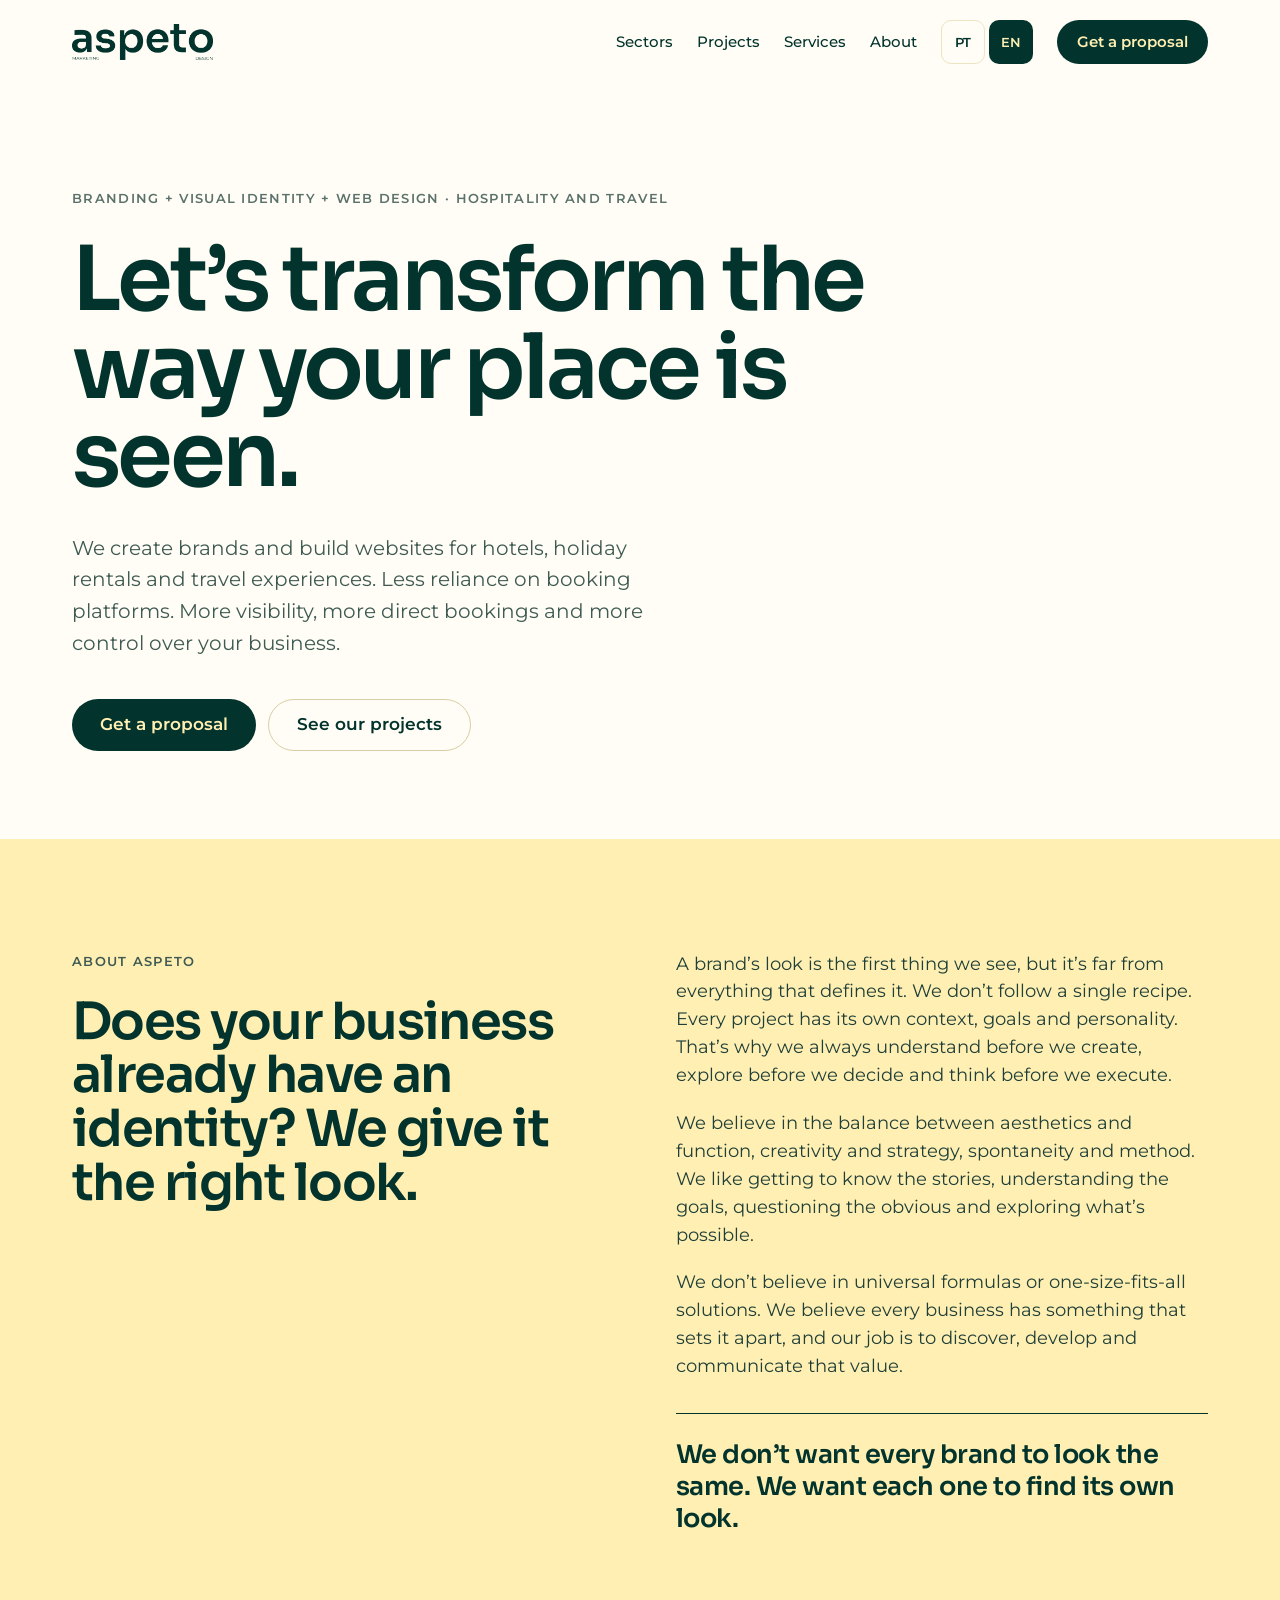
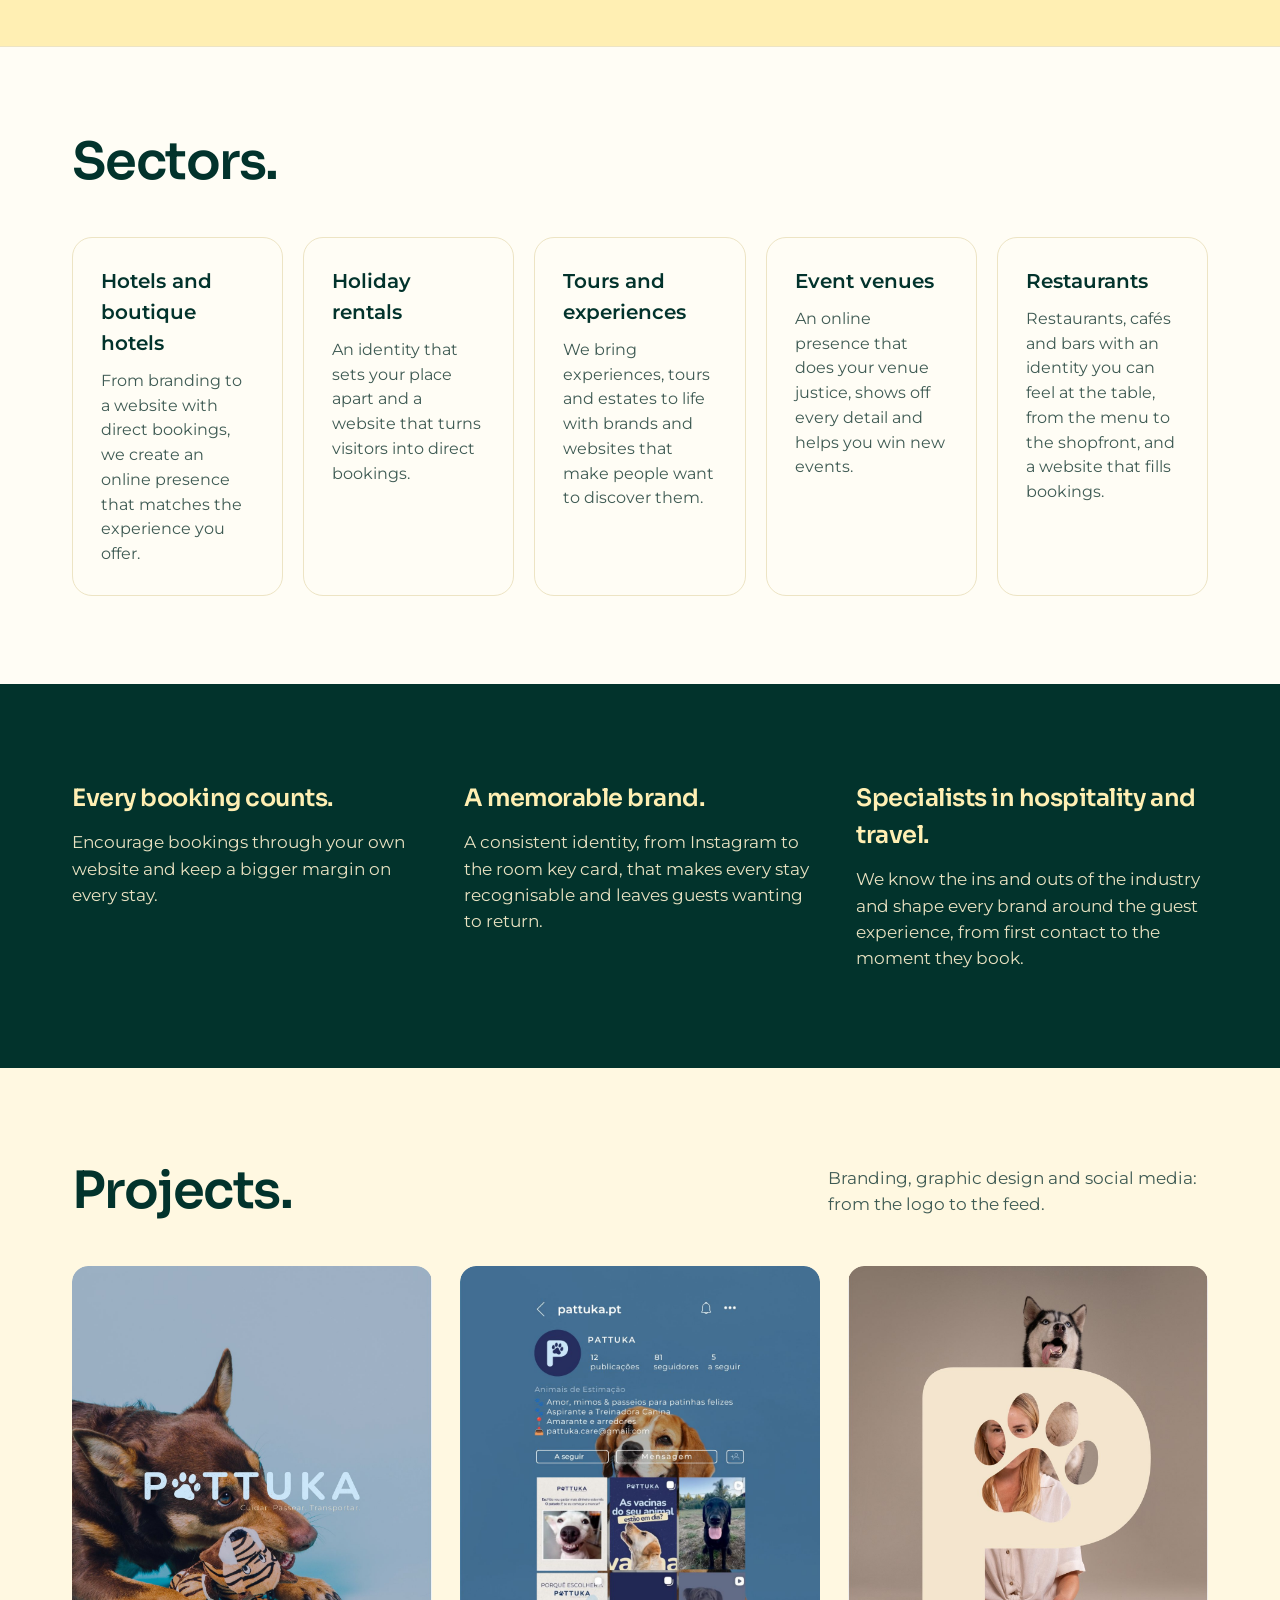
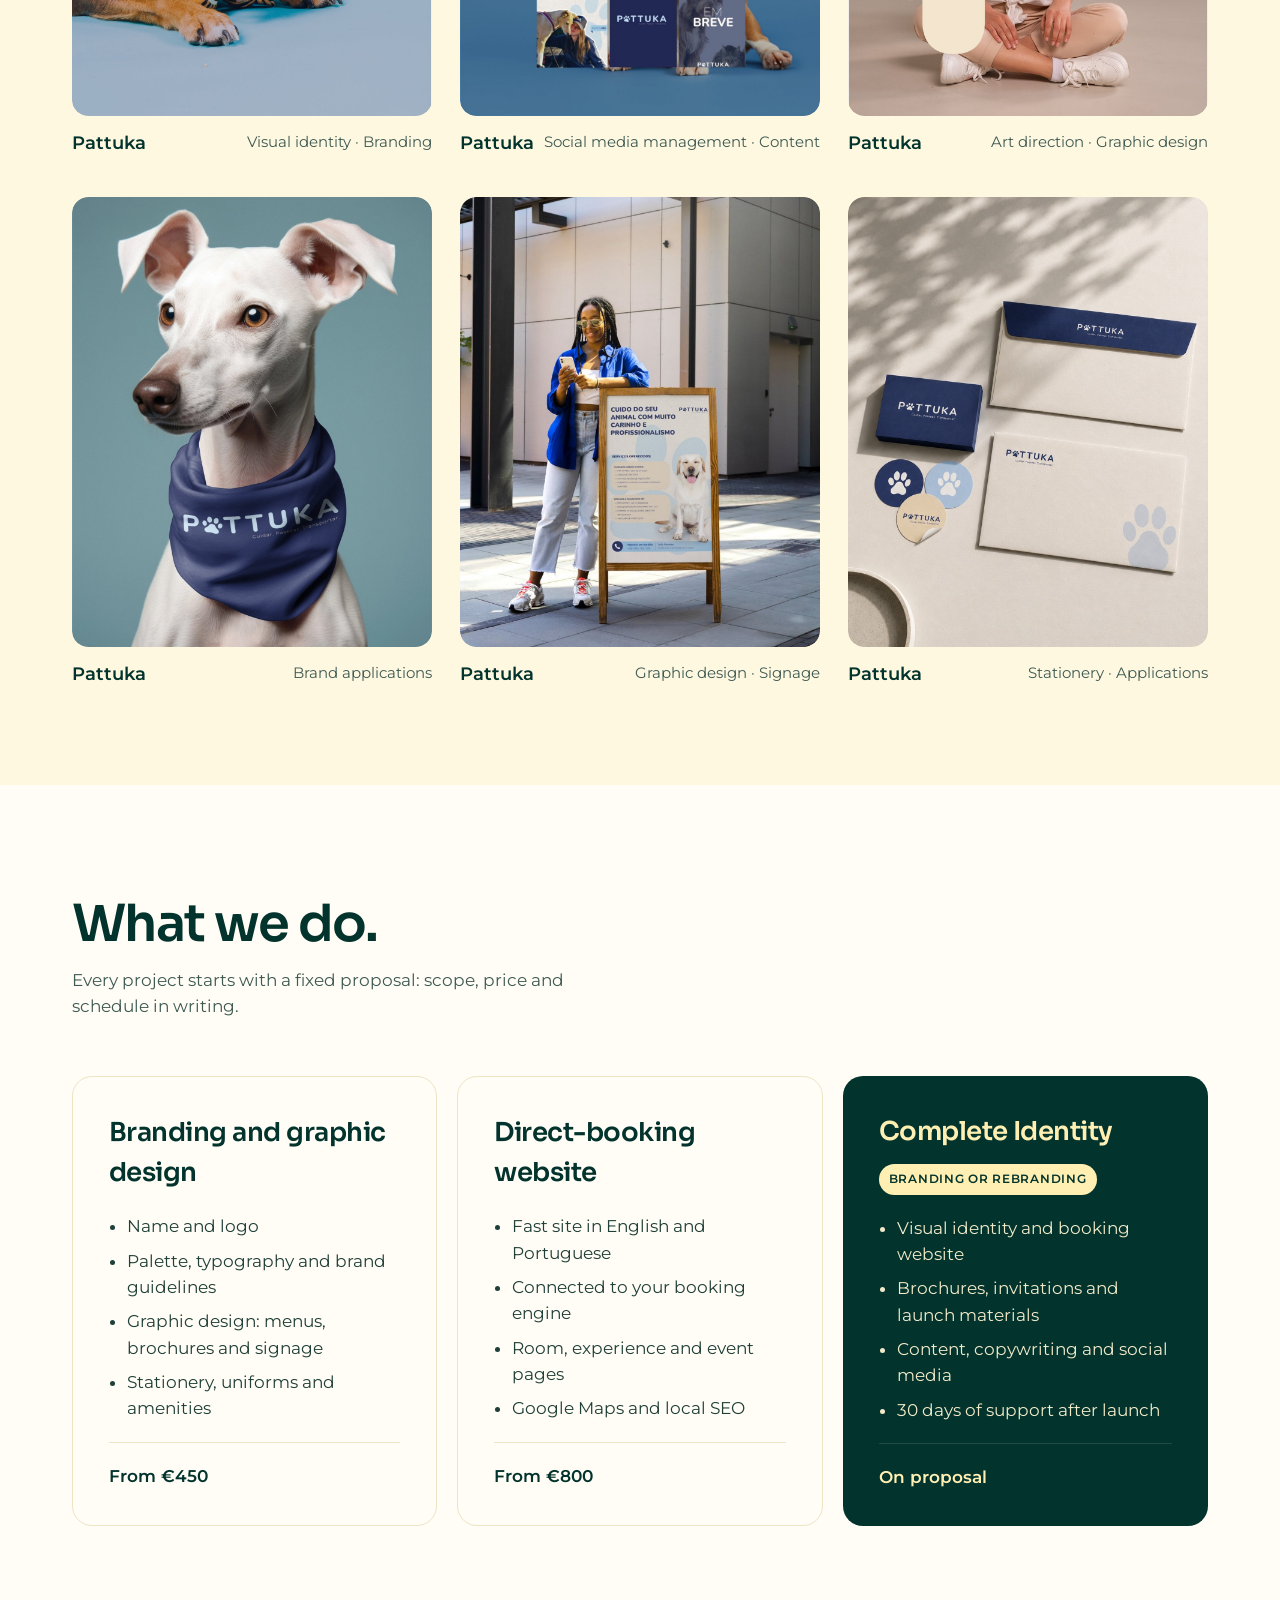
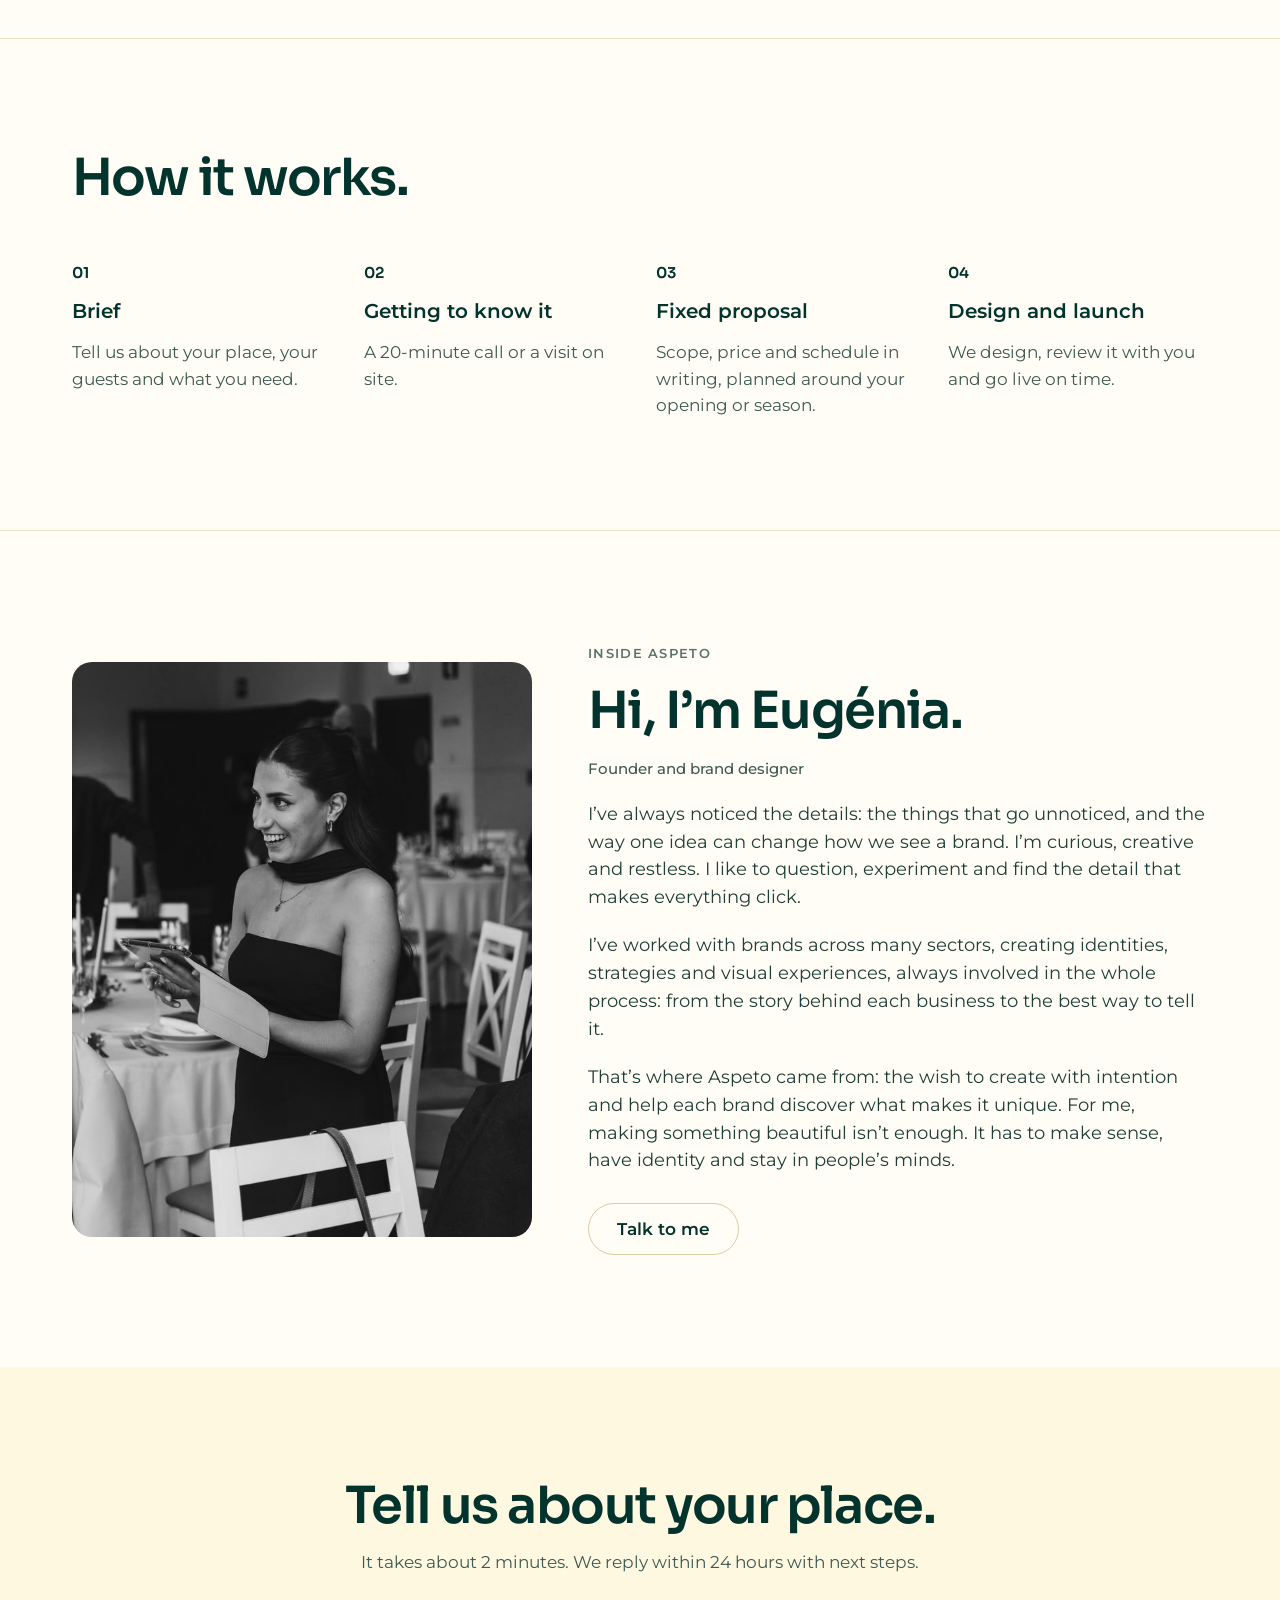
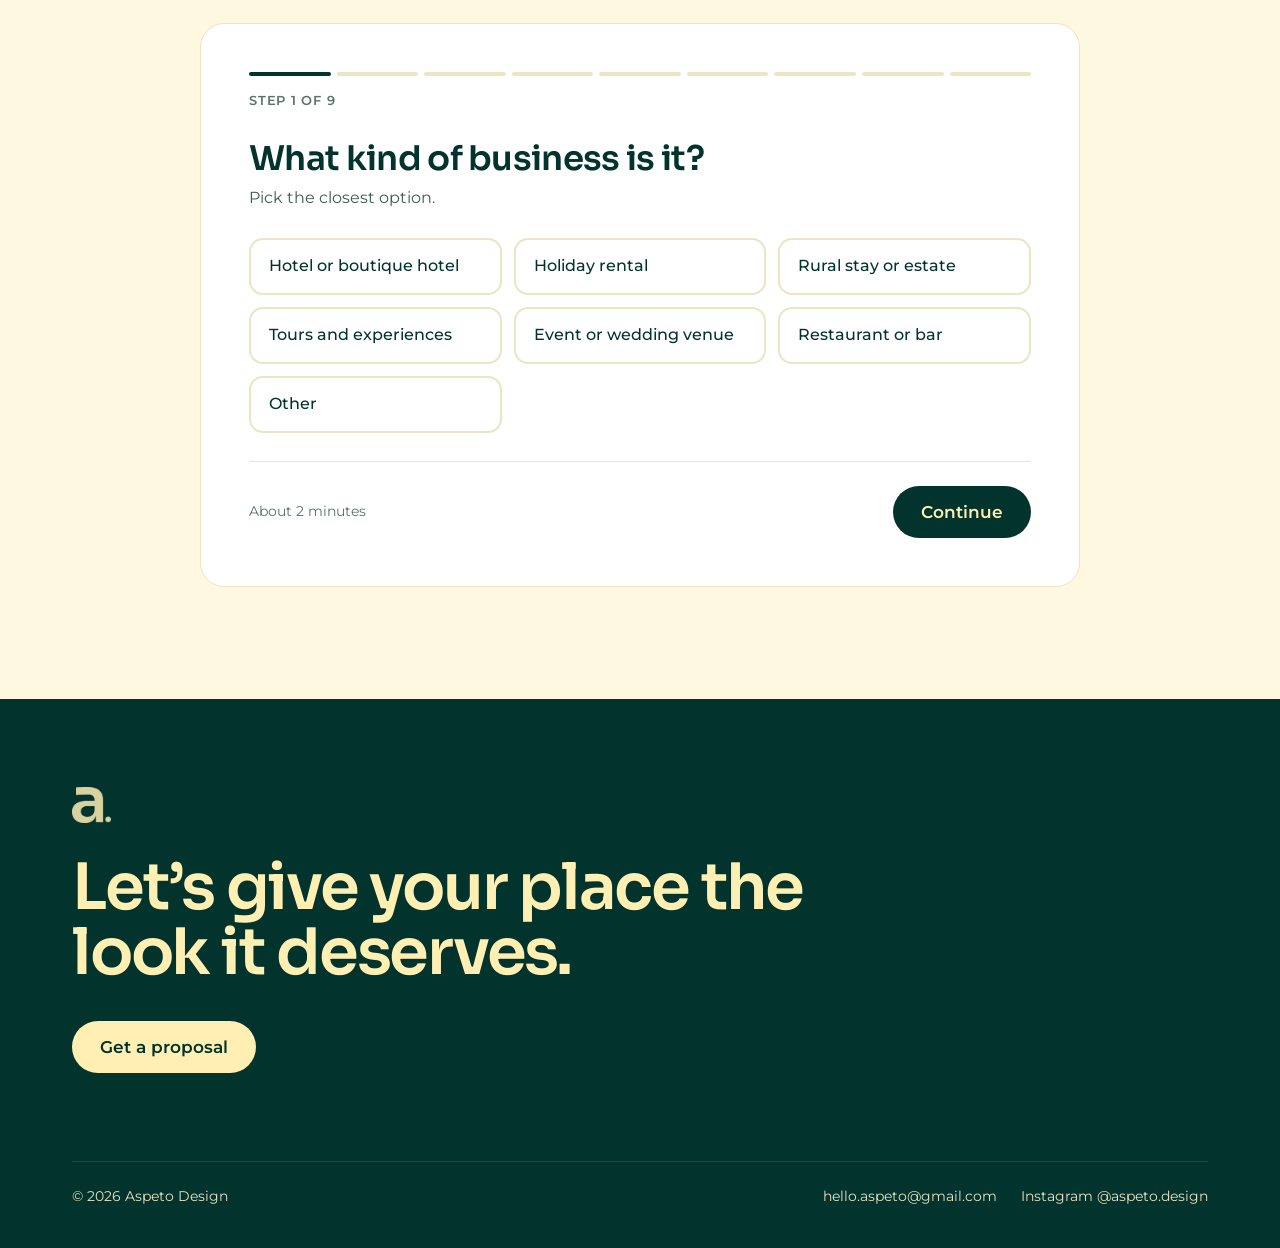
<file: index.html>
<!doctype html>
<html lang="pt">
<head>
<meta charset="utf-8">
<meta name="viewport" content="width=device-width, initial-scale=1">
<title>Aspeto Design — Branding e sites para hotelaria e turismo</title>
<meta name="description" content="Branding, identidade visual e web design para hotéis, alojamento local, experiências turísticas e espaços de eventos.">
<meta property="og:title" content="Aspeto Design — Branding e sites para hotelaria e turismo">
<meta property="og:description" content="Branding, identidade visual e web design para hotéis, alojamento local, experiências turísticas e espaços de eventos.">
<link rel="alternate" hreflang="pt" href="">
<link rel="alternate" hreflang="en" href="en/">
<link rel="icon" href="favicon.png" type="image/png">
<link rel="apple-touch-icon" href="assets/apple-touch-icon.png">
<meta name="theme-color" content="#02332C">
<meta property="og:image" content="https://provrsferreira-ops.github.io/aspeto-design/assets/og-capa.jpg">
<link rel="preload" href="assets/fonts/Sora.woff2" as="font" type="font/woff2" crossorigin>
<link rel="stylesheet" href="style.css?v=2">
<script src="lang.js"></script>
<script src="reveal.js?v=2" defer></script>
</head>
<body>
<div style="font-family: Montserrat, system-ui, sans-serif; color: #02332C; background: #FFFDF5; width: 100%; font-size: 17px; line-height: 1.55;">

<header style="max-width: 1200px; margin: 0 auto; padding: 20px 32px; display: flex; flex-wrap: wrap; align-items: center; justify-content: space-between; gap: 16px; box-sizing: border-box;">
<a href="#topo" aria-label="Aspeto Design" style="display: inline-flex; align-items: center; text-decoration: none;"><img src="assets/logo-verde.png" alt="Aspeto — marketing e design" width="520" height="133" style="height: 36px; width: auto; display: block;"></a>
<nav aria-label="Principal" style="display: flex; flex-wrap: wrap; align-items: center; gap: 24px; font-size: 15px; font-weight: 500;">
<a href="#setores" style="text-decoration: none;">Setores</a>
<a href="#projetos" style="text-decoration: none;">Projetos</a>
<a href="#servicos" style="text-decoration: none;">Serviços</a>
<a href="#quem" style="text-decoration: none;">Sobre</a>
<div style="display: flex; gap: 4px; font-size: 13px; font-weight: 600;">
<span aria-current="true" style="display: inline-flex; align-items: center; justify-content: center; min-width: 44px; min-height: 44px; border-radius: 10px; background: #02332C; color: #FFEFB3;">PT</span>
<a href="en/" data-lang="en" aria-label="English version" style="display: inline-flex; align-items: center; justify-content: center; min-width: 44px; min-height: 44px; border-radius: 10px; border: 1px solid #EDE4C4; text-decoration: none; box-sizing: border-box;">EN</a>
</div>
<a href="#briefing" style="display: inline-flex; align-items: center; min-height: 44px; padding: 0 20px; border-radius: 999px; background: #02332C; color: #FFEFB3; text-decoration: none; font-weight: 600; box-sizing: border-box;">Pedir proposta</a>
</nav>
</header>

<section id="topo" style="max-width: 1200px; margin: 0 auto; padding: 104px 32px 88px; box-sizing: border-box;">
<p style="margin: 0 0 28px; font-size: 13px; font-weight: 600; letter-spacing: 0.1em; text-transform: uppercase; color: #5B726C;">Branding + Identidade Visual + Web Design · Hotelaria e Turismo</p>
<h1 style="margin: 0; font-family: Sora, Montserrat, sans-serif; font-weight: 600; font-size: clamp(44px, 7vw, 100px); line-height: 0.98; letter-spacing: -0.04em; max-width: 14ch;">Vamos transformar a forma como o seu espaço é visto.</h1>
<p style="margin: 32px 0 0; font-size: clamp(18px, 1.6vw, 21px); color: #3E5A53; max-width: 600px;">Criamos marcas e desenvolvemos websites para hotéis, alojamentos locais e experiências turísticas. Menos dependência de plataformas de reservas. Mais visibilidade, mais reservas diretas e mais controlo sobre o seu negócio.</p>
<div style="display: flex; flex-wrap: wrap; gap: 12px; margin-top: 40px;">
<a href="#briefing" style="display: inline-flex; align-items: center; min-height: 52px; padding: 0 28px; border-radius: 999px; background: #02332C; color: #FFEFB3; text-decoration: none; font-weight: 600; box-sizing: border-box;">Pedir proposta</a>
<a href="#projetos" style="display: inline-flex; align-items: center; min-height: 52px; padding: 0 28px; border-radius: 999px; border: 1px solid #D9CEA6; text-decoration: none; font-weight: 600; box-sizing: border-box;">Ver projetos</a>
</div>
</section>

<section id="sobre-aspeto" style="background: #FFEFB3;">
<div style="max-width: 1200px; margin: 0 auto; padding: 112px 32px; box-sizing: border-box; display: grid; grid-template-columns: repeat(auto-fit, minmax(min(100%, 420px), 1fr)); gap: 48px 72px; align-items: start;">
<div style="display: flex; flex-direction: column; gap: 24px;">
<p style="margin: 0; font-size: 13px; font-weight: 600; letter-spacing: 0.1em; text-transform: uppercase; color: #3E5A53;">Sobre a Aspeto</p>
<h2 style="margin: 0; font-family: Sora, Montserrat, sans-serif; font-weight: 600; font-size: clamp(32px, 4vw, 52px); letter-spacing: -0.03em; line-height: 1.05;">O seu negócio já tem uma identidade? Nós damos-lhe o aspeto certo.</h2>
</div>
<div style="display: flex; flex-direction: column; gap: 20px;">
<p style="margin: 0; color: #1F3F38; font-size: 18px;">O aspeto de uma marca é a primeira coisa que vemos, mas está longe de ser tudo aquilo que a define. Não seguimos uma receita única. Cada projeto tem o seu contexto, os seus objetivos e a sua personalidade. Por isso, começamos sempre por compreender antes de criar, explorar antes de decidir e pensar antes de executar.</p>
<p style="margin: 0; color: #1F3F38; font-size: 18px;">Acreditamos no equilíbrio entre estética e funcionalidade, criatividade e estratégia, espontaneidade e método. Gostamos de conhecer as histórias, perceber os objetivos, questionar o óbvio e explorar possibilidades.</p>
<p style="margin: 0; color: #1F3F38; font-size: 18px;">Não acreditamos em fórmulas universais nem em soluções que servem para toda a gente. Acreditamos que cada negócio tem algo que o distingue e que o nosso trabalho passa por descobrir, desenvolver e comunicar esse valor.</p>
<p style="margin: 12px 0 0; padding-top: 24px; border-top: 1px solid #02332C; font-family: Sora, Montserrat, sans-serif; font-weight: 600; font-size: clamp(20px, 2vw, 26px); letter-spacing: -0.02em; line-height: 1.25;">Não queremos que todas as marcas tenham o mesmo aspeto. Queremos que cada uma encontre o seu.</p>
</div>
</div>
</section>

<section id="setores" style="border-top: 1px solid #EDE4C4;">
<div style="max-width: 1200px; margin: 0 auto; padding: 88px 32px; box-sizing: border-box;">
<h2 style="margin: 0 0 48px; font-family: Sora, Montserrat, sans-serif; font-weight: 600; font-size: clamp(32px, 4vw, 52px); letter-spacing: -0.03em; line-height: 1.05;">Setores.</h2>
<div style="display: grid; grid-template-columns: repeat(auto-fit, minmax(min(100%, 200px), 1fr)); gap: 20px;">
<div class="fx" style="border: 1px solid #EDE4C4; border-radius: 20px; padding: 28px; display: flex; flex-direction: column; gap: 10px;">
<h3 style="margin: 0; font-size: 20px; font-weight: 600;">Hotéis e hotéis boutique</h3>
<p style="margin: 0; color: #3E5A53; font-size: 16px;">Do branding ao website com reservas diretas, criamos uma presença digital à altura da experiência que oferecem.</p>
</div>
<div class="fx" style="border: 1px solid #EDE4C4; border-radius: 20px; padding: 28px; display: flex; flex-direction: column; gap: 10px;">
<h3 style="margin: 0; font-size: 20px; font-weight: 600;">Alojamento local</h3>
<p style="margin: 0; color: #3E5A53; font-size: 16px;">Uma identidade que distingue o seu alojamento e um website que transforma visitantes em reservas diretas.</p>
</div>
<div class="fx" style="border: 1px solid #EDE4C4; border-radius: 20px; padding: 28px; display: flex; flex-direction: column; gap: 10px;">
<h3 style="margin: 0; font-size: 20px; font-weight: 600;">Turismo e experiências</h3>
<p style="margin: 0; color: #3E5A53; font-size: 16px;">Damos vida a experiências, passeios e quintas através de marcas e websites que despertam vontade de descobrir.</p>
</div>
<div class="fx" style="border: 1px solid #EDE4C4; border-radius: 20px; padding: 28px; display: flex; flex-direction: column; gap: 10px;">
<h3 style="margin: 0; font-size: 20px; font-weight: 600;">Espaços de eventos</h3>
<p style="margin: 0; color: #3E5A53; font-size: 16px;">Uma presença digital que faz justiça ao espaço, valoriza cada detalhe e ajuda a conquistar novos eventos.</p>
</div>
<div class="fx" style="border: 1px solid #EDE4C4; border-radius: 20px; padding: 28px; display: flex; flex-direction: column; gap: 10px;">
<h3 style="margin: 0; font-size: 20px; font-weight: 600;">Restauração</h3>
<p style="margin: 0; color: #3E5A53; font-size: 16px;">Restaurantes, cafés e bares com uma identidade que se sente à mesa, do menu à fachada, e um website que enche reservas.</p>
</div>
</div>
</div>
</section>

<section style="background: #02332C; color: #FFEFB3;">
<div style="max-width: 1200px; margin: 0 auto; padding: 96px 32px; box-sizing: border-box; display: grid; grid-template-columns: repeat(auto-fit, minmax(min(100%, 300px), 1fr)); gap: 48px 40px;">
<div style="display: flex; flex-direction: column; gap: 12px;">
<h3 style="margin: 0; font-family: Sora, Montserrat, sans-serif; font-size: 24px; font-weight: 600; letter-spacing: -0.02em;">Cada reserva conta.</h3>
<p style="margin: 0; color: #E9E2C2;">Incentive as reservas através do seu próprio website e retenha uma maior margem em cada estadia.</p>
</div>
<div style="display: flex; flex-direction: column; gap: 12px;">
<h3 style="margin: 0; font-family: Sora, Montserrat, sans-serif; font-size: 24px; font-weight: 600; letter-spacing: -0.02em;">Uma marca lembrada.</h3>
<p style="margin: 0; color: #E9E2C2;">Uma identidade consistente, do Instagram ao cartão do quarto, que torna cada estadia reconhecível e deixa vontade de voltar.</p>
</div>
<div style="display: flex; flex-direction: column; gap: 12px;">
<h3 style="margin: 0; font-family: Sora, Montserrat, sans-serif; font-size: 24px; font-weight: 600; letter-spacing: -0.02em;">Especializados em hotelaria e turismo.</h3>
<p style="margin: 0; color: #E9E2C2;">Conhecemos as particularidades do setor e pensamos cada marca a partir da experiência do hóspede, desde o primeiro contacto até ao momento da reserva.</p>
</div>
</div>
</section>

<section id="projetos" style="background: #FFF8E1; padding: 96px 0;">
<div style="max-width: 1200px; margin: 0 auto; padding: 0 32px; box-sizing: border-box;">
<div style="display: flex; flex-wrap: wrap; justify-content: space-between; align-items: flex-end; gap: 16px; margin-bottom: 48px;">
<h2 style="margin: 0; font-family: Sora, Montserrat, sans-serif; font-weight: 600; font-size: clamp(32px, 4vw, 52px); letter-spacing: -0.03em; line-height: 1.05;">Projetos.</h2>
<p style="margin: 0; color: #3E5A53; max-width: 380px;">Branding, design gráfico e redes sociais: do logótipo ao feed.</p>
</div>
<div style="display: grid; grid-template-columns: repeat(auto-fit, minmax(min(100%, 300px), 1fr)); gap: 40px 28px;">
<article style="display: flex; flex-direction: column; gap: 14px;">
<div class="fx" style="border-radius: 16px;"><img src="assets/pattuka-2.jpg" alt="Pattuka — logótipo" loading="lazy" width="1200" height="1500" style="width: 100%; height: auto; aspect-ratio: 4 / 5; object-fit: cover; border-radius: 16px; display: block; background: #F3EBCD;"></div>
<div style="display: flex; flex-wrap: wrap; justify-content: space-between; gap: 8px;">
<h3 style="margin: 0; font-size: 18px; font-weight: 600;">Pattuka</h3>
<span style="font-size: 15px; color: #3E5A53;">Identidade visual · Branding</span>
</div>
</article>
<article style="display: flex; flex-direction: column; gap: 14px;">
<div class="fx" style="border-radius: 16px;"><img src="assets/pattuka-6.jpg" alt="Pattuka — feed de Instagram" loading="lazy" width="1200" height="1500" style="width: 100%; height: auto; aspect-ratio: 4 / 5; object-fit: cover; border-radius: 16px; display: block; background: #F3EBCD;"></div>
<div style="display: flex; flex-wrap: wrap; justify-content: space-between; gap: 8px;">
<h3 style="margin: 0; font-size: 18px; font-weight: 600;">Pattuka</h3>
<span style="font-size: 15px; color: #3E5A53;">Gestão de redes sociais · Conteúdo</span>
</div>
</article>
<article style="display: flex; flex-direction: column; gap: 14px;">
<div class="fx" style="border-radius: 16px;"><img src="assets/pattuka-3.jpg" alt="Pattuka — monograma P com fotografia" loading="lazy" width="1200" height="1500" style="width: 100%; height: auto; aspect-ratio: 4 / 5; object-fit: cover; border-radius: 16px; display: block; background: #F3EBCD;"></div>
<div style="display: flex; flex-wrap: wrap; justify-content: space-between; gap: 8px;">
<h3 style="margin: 0; font-size: 18px; font-weight: 600;">Pattuka</h3>
<span style="font-size: 15px; color: #3E5A53;">Direção de arte · Design gráfico</span>
</div>
</article>
<article style="display: flex; flex-direction: column; gap: 14px;">
<div class="fx" style="border-radius: 16px;"><img src="assets/pattuka-5.jpg" alt="Pattuka — bandana com a marca" loading="lazy" width="1200" height="1500" style="width: 100%; height: auto; aspect-ratio: 4 / 5; object-fit: cover; border-radius: 16px; display: block; background: #F3EBCD;"></div>
<div style="display: flex; flex-wrap: wrap; justify-content: space-between; gap: 8px;">
<h3 style="margin: 0; font-size: 18px; font-weight: 600;">Pattuka</h3>
<span style="font-size: 15px; color: #3E5A53;">Aplicações da marca</span>
</div>
</article>
<article style="display: flex; flex-direction: column; gap: 14px;">
<div class="fx" style="border-radius: 16px;"><img src="assets/pattuka-4.jpg" alt="Pattuka — placa de rua" loading="lazy" width="1200" height="1500" style="width: 100%; height: auto; aspect-ratio: 4 / 5; object-fit: cover; border-radius: 16px; display: block; background: #F3EBCD;"></div>
<div style="display: flex; flex-wrap: wrap; justify-content: space-between; gap: 8px;">
<h3 style="margin: 0; font-size: 18px; font-weight: 600;">Pattuka</h3>
<span style="font-size: 15px; color: #3E5A53;">Design gráfico · Sinalética</span>
</div>
</article>
<article style="display: flex; flex-direction: column; gap: 14px;">
<div class="fx" style="border-radius: 16px;"><img src="assets/pattuka-papelaria.jpg?v=2" alt="Pattuka — papelaria" loading="lazy" width="1200" height="1500" style="width: 100%; height: auto; aspect-ratio: 4 / 5; object-fit: cover; border-radius: 16px; display: block; background: #F3EBCD;"></div>
<div style="display: flex; flex-wrap: wrap; justify-content: space-between; gap: 8px;">
<h3 style="margin: 0; font-size: 18px; font-weight: 600;">Pattuka</h3>
<span style="font-size: 15px; color: #3E5A53;">Papelaria · Aplicações</span>
</div>
</article>
</div>
</div>
</section>

<section id="servicos" style="max-width: 1200px; margin: 0 auto; padding: 112px 32px; box-sizing: border-box;">
<h2 style="margin: 0 0 16px; font-family: Sora, Montserrat, sans-serif; font-weight: 600; font-size: clamp(32px, 4vw, 52px); letter-spacing: -0.03em; line-height: 1.05;">O que fazemos.</h2>
<p style="margin: 0 0 56px; color: #3E5A53; max-width: 560px;">Cada projeto começa com uma proposta fechada: âmbito, preço e calendário por escrito.</p>
<div style="display: grid; grid-template-columns: repeat(auto-fit, minmax(min(100%, 320px), 1fr)); gap: 20px;">
<div class="fx" style="border: 1px solid #EDE4C4; border-radius: 20px; padding: 36px; display: flex; flex-direction: column; gap: 20px;">
<h3 style="margin: 0; font-family: Sora, Montserrat, sans-serif; font-size: 26px; font-weight: 600; letter-spacing: -0.02em;">Branding e design gráfico</h3>
<ul style="margin: 0; padding: 0 0 0 18px; display: flex; flex-direction: column; gap: 8px; color: #1F3F38;">
<li>Nome e logótipo</li>
<li>Paleta, tipografia e manual de marca</li>
<li>Design gráfico: menus, brochuras e sinalética</li>
<li>Papelaria, uniformes e amenities</li>
</ul>
<p style="margin: auto 0 0; padding-top: 20px; border-top: 1px solid #EDE4C4; font-weight: 600;">A partir de 450 €</p>
</div>
<div class="fx" style="border: 1px solid #EDE4C4; border-radius: 20px; padding: 36px; display: flex; flex-direction: column; gap: 20px;">
<h3 style="margin: 0; font-family: Sora, Montserrat, sans-serif; font-size: 26px; font-weight: 600; letter-spacing: -0.02em;">Site com reservas diretas</h3>
<ul style="margin: 0; padding: 0 0 0 18px; display: flex; flex-direction: column; gap: 8px; color: #1F3F38;">
<li>Site rápido, em português e inglês</li>
<li>Ligação ao seu motor de reservas</li>
<li>Páginas de quartos, experiências e eventos</li>
<li>Google Maps e SEO local</li>
</ul>
<p style="margin: auto 0 0; padding-top: 20px; border-top: 1px solid #EDE4C4; font-weight: 600;">A partir de 800 €</p>
</div>
<div class="fx" style="border-radius: 20px; padding: 36px; display: flex; flex-direction: column; gap: 20px; background: #02332C; color: #FFEFB3;">
<div style="display: flex; flex-wrap: wrap; justify-content: space-between; align-items: center; gap: 12px;">
<h3 style="margin: 0; font-family: Sora, Montserrat, sans-serif; font-size: 26px; font-weight: 600; letter-spacing: -0.02em;">Identidade Completa</h3>
<span style="font-size: 12px; font-weight: 600; letter-spacing: 0.06em; text-transform: uppercase; padding: 6px 10px; border-radius: 999px; background: #FFEFB3; color: #02332C;">Branding ou rebranding</span>
</div>
<ul style="margin: 0; padding: 0 0 0 18px; display: flex; flex-direction: column; gap: 8px; color: #F1EAC9;">
<li>Identidade visual e site com reservas</li>
<li>Brochuras, convites e materiais de lançamento</li>
<li>Conteúdo, copywriting e redes sociais</li>
<li>30 dias de apoio após o lançamento</li>
</ul>
<p style="margin: auto 0 0; padding-top: 20px; border-top: 1px solid #1E4A41; font-weight: 600;">Sob proposta</p>
</div>
</div>
</section>

<section id="processo" style="border-top: 1px solid #EDE4C4; border-bottom: 1px solid #EDE4C4;">
<div style="max-width: 1200px; margin: 0 auto; padding: 112px 32px; box-sizing: border-box;">
<h2 style="margin: 0 0 56px; font-family: Sora, Montserrat, sans-serif; font-weight: 600; font-size: clamp(32px, 4vw, 52px); letter-spacing: -0.03em; line-height: 1.05;">Como funciona.</h2>
<ol style="list-style: none; margin: 0; padding: 0; display: grid; grid-template-columns: repeat(auto-fit, minmax(min(100%, 240px), 1fr)); gap: 40px 32px;">
<li style="display: flex; flex-direction: column; gap: 12px;">
<span style="font-family: Sora, Montserrat, sans-serif; font-size: 15px; font-weight: 600; color: #02332C;">01</span>
<h3 style="margin: 0; font-size: 20px; font-weight: 600;">Briefing</h3>
<p style="margin: 0; color: #3E5A53;">Fale-nos do seu espaço, dos seus hóspedes e do que precisa.</p>
</li>
<li style="display: flex; flex-direction: column; gap: 12px;">
<span style="font-family: Sora, Montserrat, sans-serif; font-size: 15px; font-weight: 600; color: #02332C;">02</span>
<h3 style="margin: 0; font-size: 20px; font-weight: 600;">Conhecer o espaço</h3>
<p style="margin: 0; color: #3E5A53;">Uma chamada de 20 minutos ou uma visita ao local.</p>
</li>
<li style="display: flex; flex-direction: column; gap: 12px;">
<span style="font-family: Sora, Montserrat, sans-serif; font-size: 15px; font-weight: 600; color: #02332C;">03</span>
<h3 style="margin: 0; font-size: 20px; font-weight: 600;">Proposta fechada</h3>
<p style="margin: 0; color: #3E5A53;">Âmbito, preço e calendário por escrito, alinhados com a sua data de abertura ou época.</p>
</li>
<li style="display: flex; flex-direction: column; gap: 12px;">
<span style="font-family: Sora, Montserrat, sans-serif; font-size: 15px; font-weight: 600; color: #02332C;">04</span>
<h3 style="margin: 0; font-size: 20px; font-weight: 600;">Criação e lançamento</h3>
<p style="margin: 0; color: #3E5A53;">Desenhamos, revemos consigo e pomos tudo no ar a tempo.</p>
</li>
</ol>
</div>
</section>

<section id="quem" style="max-width: 1200px; margin: 0 auto; padding: 112px 32px; box-sizing: border-box;">
<div style="display: flex; flex-wrap: wrap; gap: 56px; align-items: center;">
<img src="assets/fundadora.jpg" alt="Eugénia, fundadora da Aspeto Design" loading="lazy" width="682" height="852" style="flex: 1 1 340px; max-width: 460px; width: 100%; height: auto; aspect-ratio: 4 / 5; object-fit: cover; border-radius: 20px; display: block;">
<div style="flex: 1 1 420px; display: flex; flex-direction: column; gap: 20px;">
<p style="margin: 0; font-size: 13px; font-weight: 600; letter-spacing: 0.1em; text-transform: uppercase; color: #5B726C;">Dentro da Aspeto</p>
<h2 style="margin: 0; font-family: Sora, Montserrat, sans-serif; font-weight: 600; font-size: clamp(32px, 4vw, 52px); letter-spacing: -0.03em; line-height: 1.05;">Olá, sou a Eugénia.</h2>
<p style="margin: 0; color: #3E5A53; font-size: 15px; font-weight: 500;">Fundadora e designer de marca</p>
<p style="margin: 0; color: #1F3F38; font-size: 18px;">Sempre reparei nos detalhes: nas coisas que passam despercebidas e na forma como uma ideia pode mudar a maneira como vemos uma marca. Sou curiosa, criativa e inquieta. Gosto de questionar, experimentar e encontrar o detalhe que faz tudo ganhar sentido.</p>
<p style="margin: 0; color: #1F3F38; font-size: 18px;">Trabalhei com marcas de vários setores, a criar identidades, estratégias e experiências visuais, sempre envolvida no processo inteiro: da história por trás de cada negócio à melhor forma de a contar.</p>
<p style="margin: 0; color: #1F3F38; font-size: 18px;">Foi daí que nasceu a Aspeto: da vontade de criar com intenção e de ajudar cada marca a descobrir o que a torna única. Para mim, não basta criar algo bonito. Tem de fazer sentido, ter identidade e ficar na memória.</p>
<a href="#briefing" style="align-self: flex-start; display: inline-flex; align-items: center; min-height: 52px; margin-top: 8px; padding: 0 28px; border-radius: 999px; border: 1px solid #D9CEA6; text-decoration: none; font-weight: 600; box-sizing: border-box;">Falar comigo</a>
</div>
</div>
</section>

<section id="briefing" style="background: #FFF8E1; padding: 112px 0;">
<div style="max-width: 1200px; margin: 0 auto; padding: 0 32px; box-sizing: border-box;">
<div style="text-align: center; margin: 0 auto 48px; max-width: 640px;">
<h2 style="margin: 0 0 16px; font-family: Sora, Montserrat, sans-serif; font-weight: 600; font-size: clamp(32px, 4vw, 52px); letter-spacing: -0.03em; line-height: 1.05;">Fale-nos do seu espaço.</h2>
<p style="margin: 0; color: #3E5A53;">Leva cerca de 2 minutos. Respondemos em 24 horas com os próximos passos.</p>
</div>
<div id="briefing-app" data-locale="pt"></div>
</div>
</section>


<footer style="background: #02332C; color: #FFEFB3;">
<div style="max-width: 1200px; margin: 0 auto; padding: 88px 32px 40px; box-sizing: border-box;">
<img src="assets/monograma-creme.png" alt="Aspeto" width="400" height="374" loading="lazy" style="height: 36px; width: auto; display: block; margin-bottom: 32px; opacity: 0.85;">
<p style="margin: 0; font-family: Sora, Montserrat, sans-serif; font-weight: 600; font-size: clamp(32px, 5vw, 64px); letter-spacing: -0.035em; line-height: 1.02; max-width: 18ch;">Vamos dar ao seu estabelecimento o aspeto que ele merece.</p>
<a href="#briefing" style="display: inline-flex; align-items: center; min-height: 52px; margin-top: 36px; padding: 0 28px; border-radius: 999px; background: #FFEFB3; color: #02332C; text-decoration: none; font-weight: 600; box-sizing: border-box;">Pedir proposta</a>
<div style="display: flex; flex-wrap: wrap; justify-content: space-between; gap: 16px; margin-top: 88px; padding-top: 24px; border-top: 1px solid #1E4A41; font-size: 14px; color: #E9E2C2;">
<span>© 2026 Aspeto Design</span>
<div style="display: flex; flex-wrap: wrap; gap: 24px;">
<a href="mailto:hello.aspeto@gmail.com" style="color: #E9E2C2; text-decoration: none;">hello.aspeto@gmail.com</a>
<a href="https://www.instagram.com/aspeto.design/" target="_blank" rel="noopener" style="color: #E9E2C2; text-decoration: none;">Instagram @aspeto.design</a>
</div>
</div>
</div>
</footer>

</div>
<script src="briefing.js" defer></script>
</body>
</html>
</file>
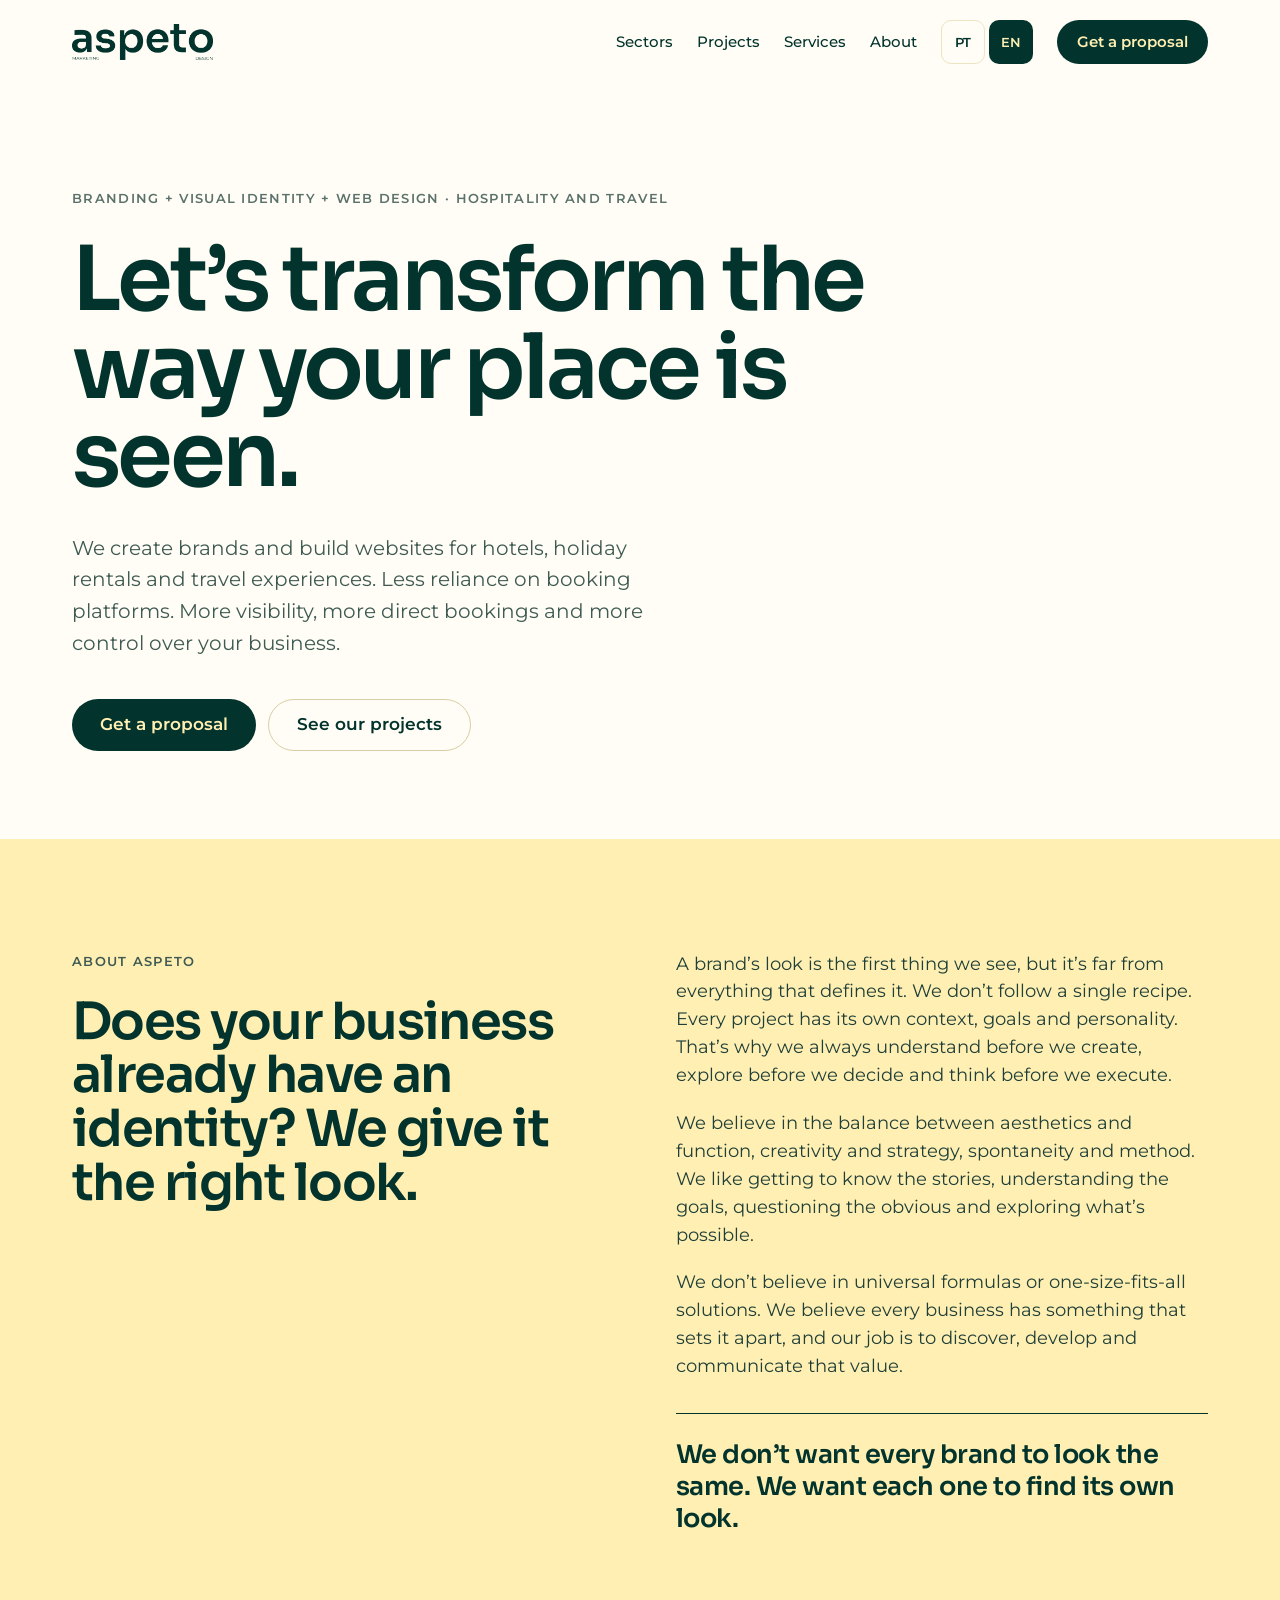
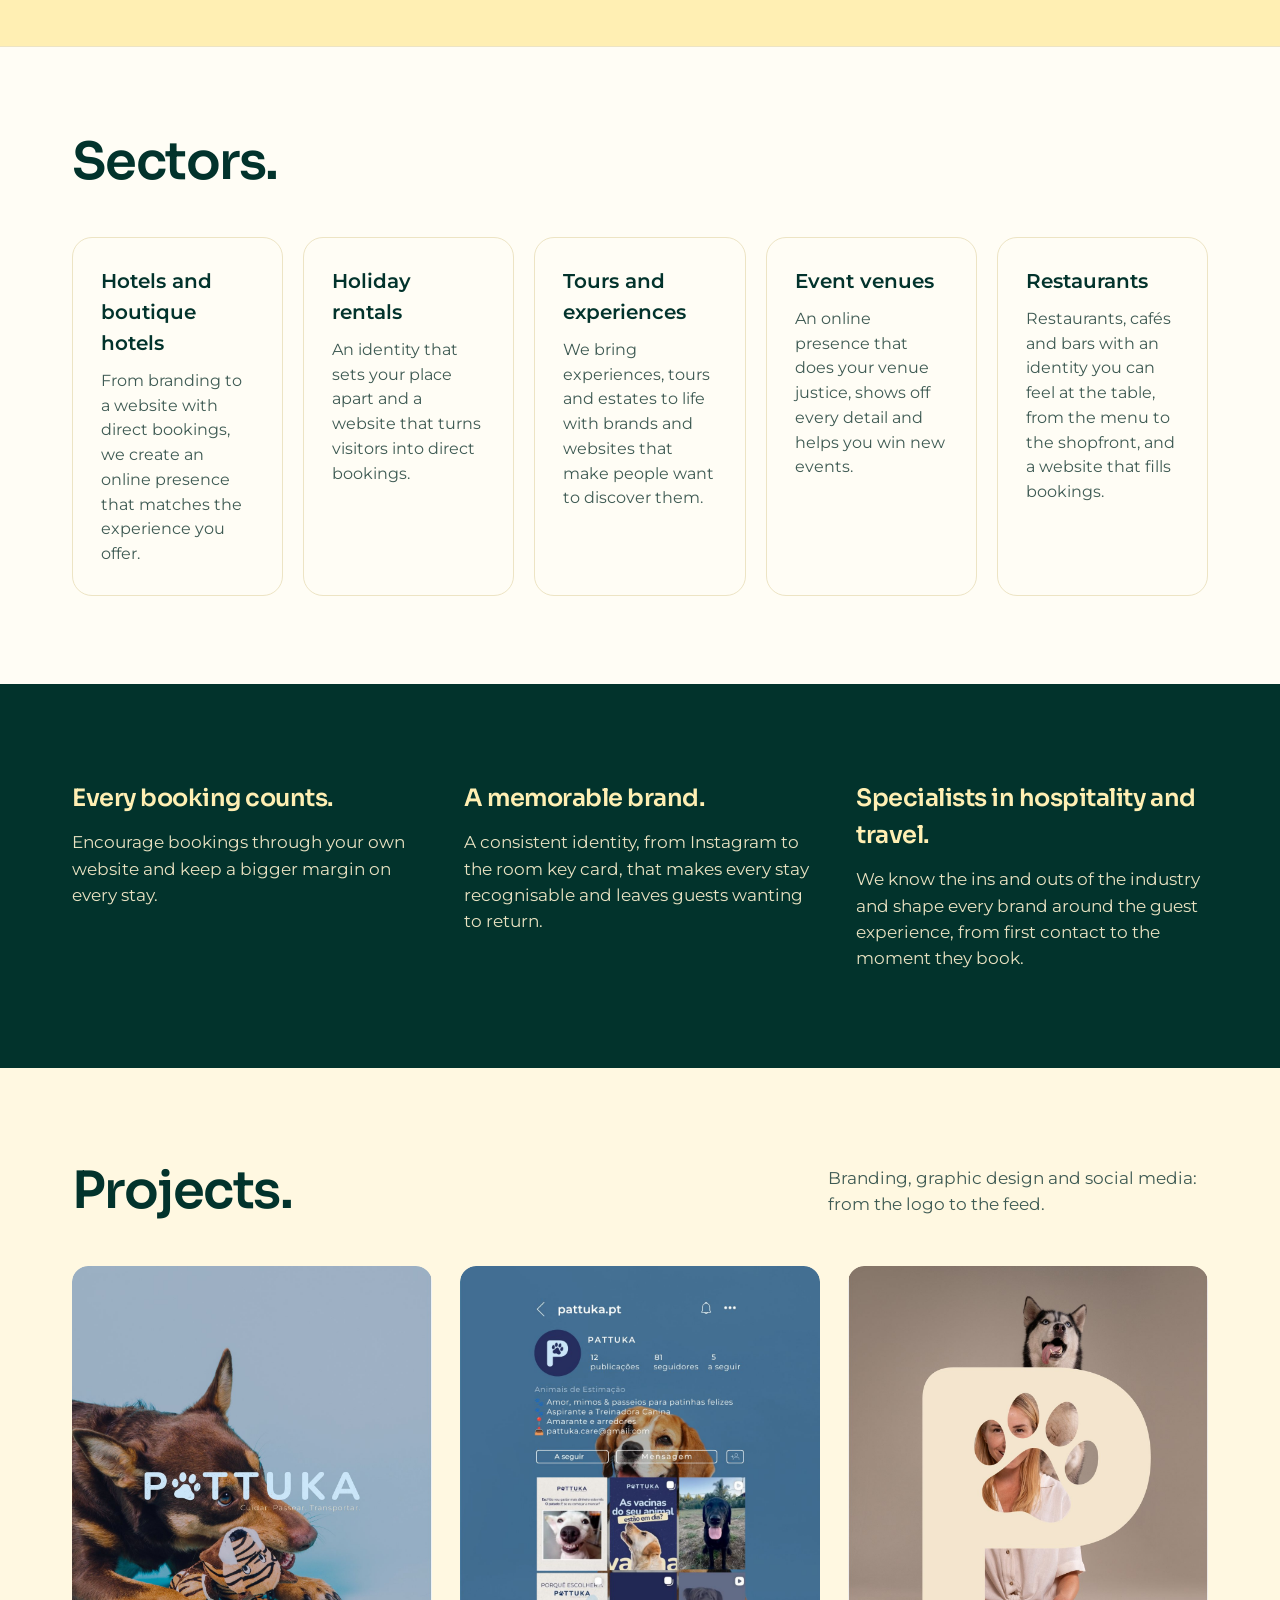
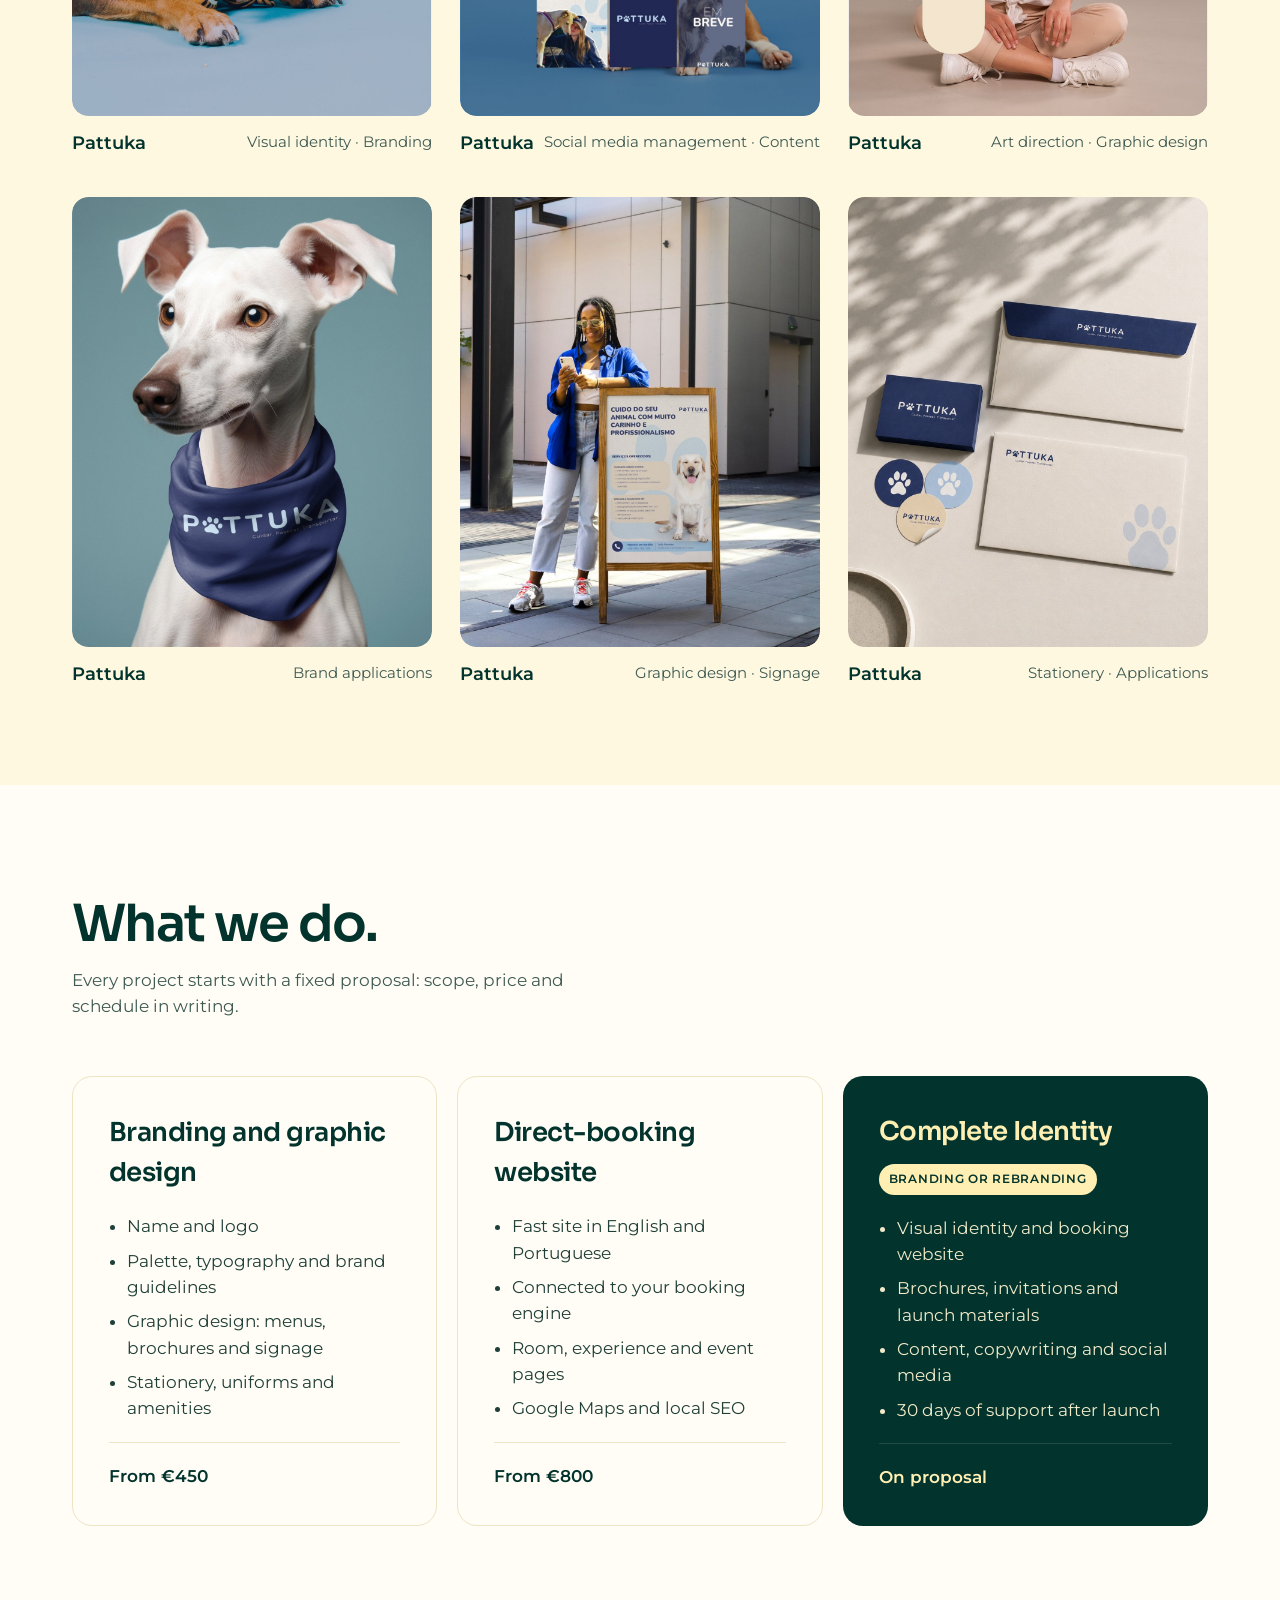
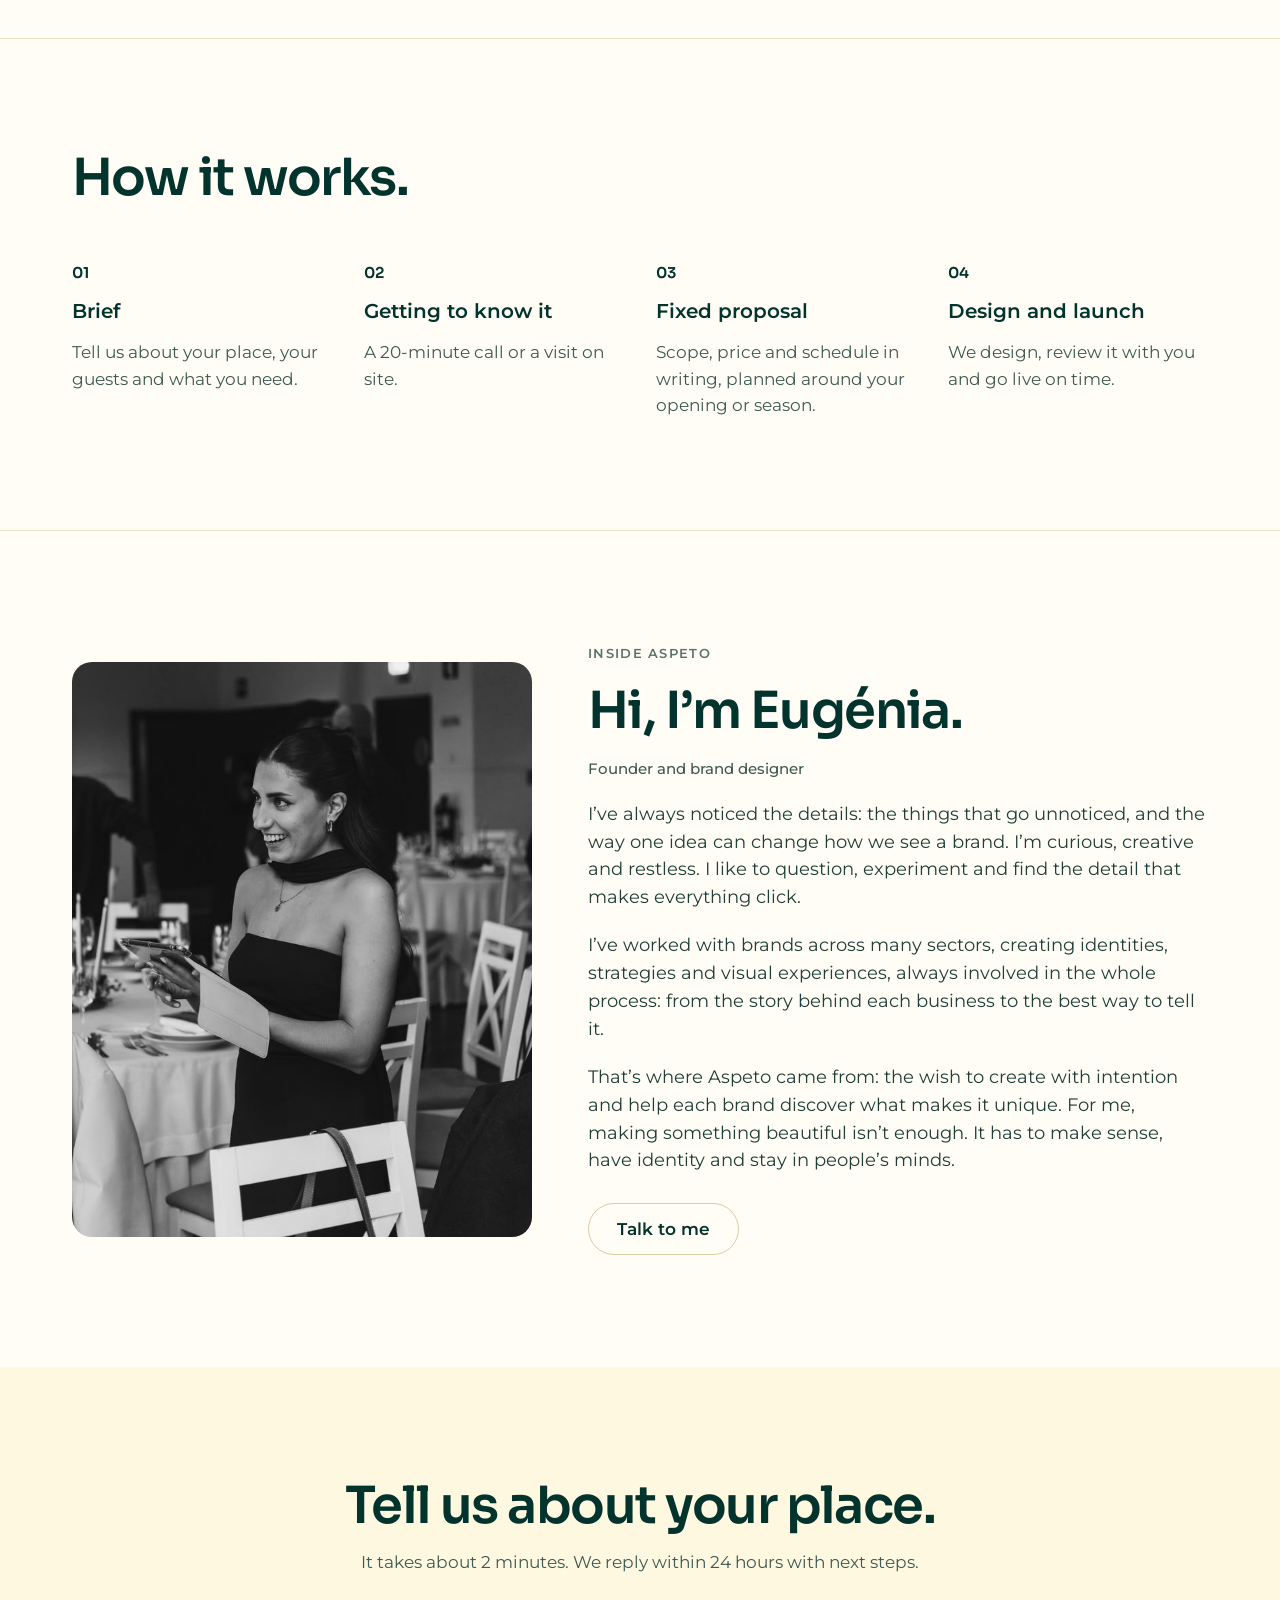
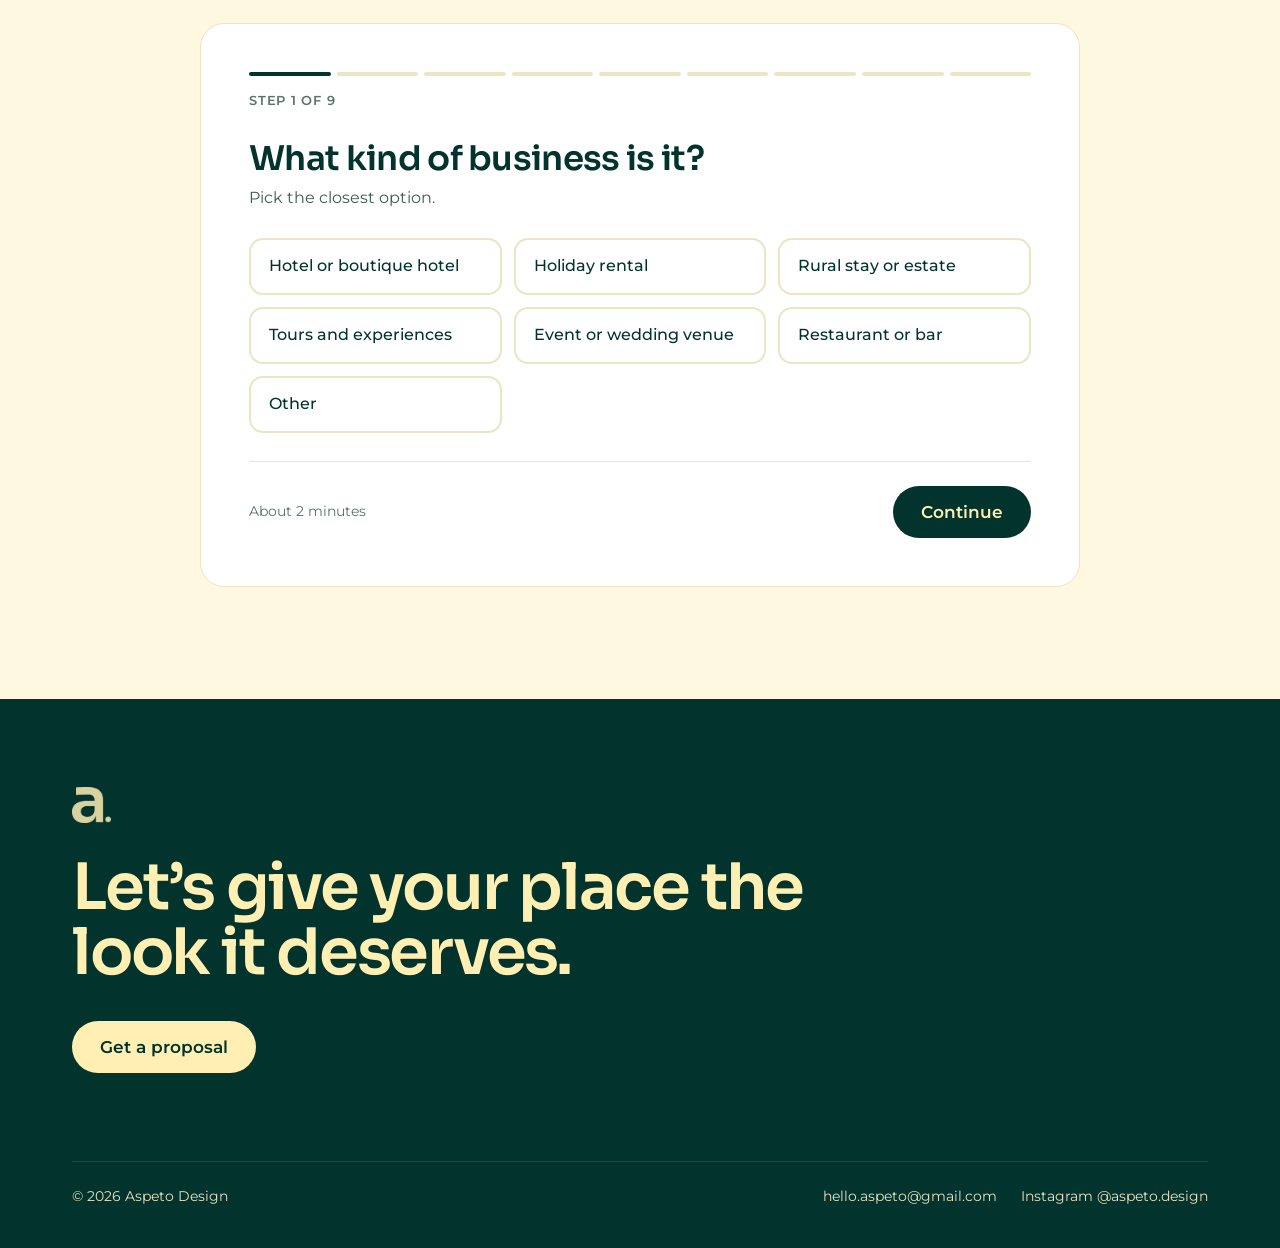
<file: en/index.html>
<!doctype html>
<html lang="en">
<head>
<meta charset="utf-8">
<meta name="viewport" content="width=device-width, initial-scale=1">
<title>Aspeto Design — Branding and websites for hospitality and travel</title>
<meta name="description" content="Branding, visual identity and web design for hotels, holiday rentals, travel experiences and event venues.">
<meta property="og:title" content="Aspeto Design — Branding and websites for hospitality and travel">
<meta property="og:description" content="Branding, visual identity and web design for hotels, holiday rentals, travel experiences and event venues.">
<link rel="alternate" hreflang="pt" href="../">
<link rel="alternate" hreflang="en" href="../en/">
<link rel="icon" href="../favicon.png" type="image/png">
<link rel="apple-touch-icon" href="../assets/apple-touch-icon.png">
<meta name="theme-color" content="#02332C">
<meta property="og:image" content="https://provrsferreira-ops.github.io/aspeto-design/assets/og-capa.jpg">
<link rel="preload" href="../assets/fonts/Sora.woff2" as="font" type="font/woff2" crossorigin>
<link rel="stylesheet" href="../style.css?v=2">
<script src="../lang.js"></script>
<script src="../reveal.js?v=2" defer></script>
</head>
<body>
<div style="font-family: Montserrat, system-ui, sans-serif; color: #02332C; background: #FFFDF5; width: 100%; font-size: 17px; line-height: 1.55;">

<header style="max-width: 1200px; margin: 0 auto; padding: 20px 32px; display: flex; flex-wrap: wrap; align-items: center; justify-content: space-between; gap: 16px; box-sizing: border-box;">
<a href="#top" aria-label="Aspeto Design" style="display: inline-flex; align-items: center; text-decoration: none;"><img src="../assets/logo-verde.png" alt="Aspeto — marketing e design" width="520" height="133" style="height: 36px; width: auto; display: block;"></a>
<nav aria-label="Main" style="display: flex; flex-wrap: wrap; align-items: center; gap: 24px; font-size: 15px; font-weight: 500;">
<a href="#sectors" style="text-decoration: none;">Sectors</a>
<a href="#projects" style="text-decoration: none;">Projects</a>
<a href="#services" style="text-decoration: none;">Services</a>
<a href="#about" style="text-decoration: none;">About</a>
<div style="display: flex; gap: 4px; font-size: 13px; font-weight: 600;">
<a href="../" data-lang="pt" aria-label="Versão em português" style="display: inline-flex; align-items: center; justify-content: center; min-width: 44px; min-height: 44px; border-radius: 10px; border: 1px solid #EDE4C4; text-decoration: none; box-sizing: border-box;">PT</a>
<span aria-current="true" style="display: inline-flex; align-items: center; justify-content: center; min-width: 44px; min-height: 44px; border-radius: 10px; background: #02332C; color: #FFEFB3;">EN</span>
</div>
<a href="#brief" style="display: inline-flex; align-items: center; min-height: 44px; padding: 0 20px; border-radius: 999px; background: #02332C; color: #FFEFB3; text-decoration: none; font-weight: 600; box-sizing: border-box;">Get a proposal</a>
</nav>
</header>

<section id="top" style="max-width: 1200px; margin: 0 auto; padding: 104px 32px 88px; box-sizing: border-box;">
<p style="margin: 0 0 28px; font-size: 13px; font-weight: 600; letter-spacing: 0.1em; text-transform: uppercase; color: #5B726C;">Branding + Visual Identity + Web Design · Hospitality and Travel</p>
<h1 style="margin: 0; font-family: Sora, Montserrat, sans-serif; font-weight: 600; font-size: clamp(44px, 7vw, 100px); line-height: 0.98; letter-spacing: -0.04em; max-width: 14ch;">Let’s transform the way your place is seen.</h1>
<p style="margin: 32px 0 0; font-size: clamp(18px, 1.6vw, 21px); color: #3E5A53; max-width: 600px;">We create brands and build websites for hotels, holiday rentals and travel experiences. Less reliance on booking platforms. More visibility, more direct bookings and more control over your business.</p>
<div style="display: flex; flex-wrap: wrap; gap: 12px; margin-top: 40px;">
<a href="#brief" style="display: inline-flex; align-items: center; min-height: 52px; padding: 0 28px; border-radius: 999px; background: #02332C; color: #FFEFB3; text-decoration: none; font-weight: 600; box-sizing: border-box;">Get a proposal</a>
<a href="#projects" style="display: inline-flex; align-items: center; min-height: 52px; padding: 0 28px; border-radius: 999px; border: 1px solid #D9CEA6; text-decoration: none; font-weight: 600; box-sizing: border-box;">See our projects</a>
</div>
</section>

<section id="about-aspeto" style="background: #FFEFB3;">
<div style="max-width: 1200px; margin: 0 auto; padding: 112px 32px; box-sizing: border-box; display: grid; grid-template-columns: repeat(auto-fit, minmax(min(100%, 420px), 1fr)); gap: 48px 72px; align-items: start;">
<div style="display: flex; flex-direction: column; gap: 24px;">
<p style="margin: 0; font-size: 13px; font-weight: 600; letter-spacing: 0.1em; text-transform: uppercase; color: #3E5A53;">About Aspeto</p>
<h2 style="margin: 0; font-family: Sora, Montserrat, sans-serif; font-weight: 600; font-size: clamp(32px, 4vw, 52px); letter-spacing: -0.03em; line-height: 1.05;">Does your business already have an identity? We give it the right look.</h2>
</div>
<div style="display: flex; flex-direction: column; gap: 20px;">
<p style="margin: 0; color: #1F3F38; font-size: 18px;">A brand’s look is the first thing we see, but it’s far from everything that defines it. We don’t follow a single recipe. Every project has its own context, goals and personality. That’s why we always understand before we create, explore before we decide and think before we execute.</p>
<p style="margin: 0; color: #1F3F38; font-size: 18px;">We believe in the balance between aesthetics and function, creativity and strategy, spontaneity and method. We like getting to know the stories, understanding the goals, questioning the obvious and exploring what’s possible.</p>
<p style="margin: 0; color: #1F3F38; font-size: 18px;">We don’t believe in universal formulas or one-size-fits-all solutions. We believe every business has something that sets it apart, and our job is to discover, develop and communicate that value.</p>
<p style="margin: 12px 0 0; padding-top: 24px; border-top: 1px solid #02332C; font-family: Sora, Montserrat, sans-serif; font-weight: 600; font-size: clamp(20px, 2vw, 26px); letter-spacing: -0.02em; line-height: 1.25;">We don’t want every brand to look the same. We want each one to find its own look.</p>
</div>
</div>
</section>

<section id="sectors" style="border-top: 1px solid #EDE4C4;">
<div style="max-width: 1200px; margin: 0 auto; padding: 88px 32px; box-sizing: border-box;">
<h2 style="margin: 0 0 48px; font-family: Sora, Montserrat, sans-serif; font-weight: 600; font-size: clamp(32px, 4vw, 52px); letter-spacing: -0.03em; line-height: 1.05;">Sectors.</h2>
<div style="display: grid; grid-template-columns: repeat(auto-fit, minmax(min(100%, 200px), 1fr)); gap: 20px;">
<div class="fx" style="border: 1px solid #EDE4C4; border-radius: 20px; padding: 28px; display: flex; flex-direction: column; gap: 10px;">
<h3 style="margin: 0; font-size: 20px; font-weight: 600;">Hotels and boutique hotels</h3>
<p style="margin: 0; color: #3E5A53; font-size: 16px;">From branding to a website with direct bookings, we create an online presence that matches the experience you offer.</p>
</div>
<div class="fx" style="border: 1px solid #EDE4C4; border-radius: 20px; padding: 28px; display: flex; flex-direction: column; gap: 10px;">
<h3 style="margin: 0; font-size: 20px; font-weight: 600;">Holiday rentals</h3>
<p style="margin: 0; color: #3E5A53; font-size: 16px;">An identity that sets your place apart and a website that turns visitors into direct bookings.</p>
</div>
<div class="fx" style="border: 1px solid #EDE4C4; border-radius: 20px; padding: 28px; display: flex; flex-direction: column; gap: 10px;">
<h3 style="margin: 0; font-size: 20px; font-weight: 600;">Tours and experiences</h3>
<p style="margin: 0; color: #3E5A53; font-size: 16px;">We bring experiences, tours and estates to life with brands and websites that make people want to discover them.</p>
</div>
<div class="fx" style="border: 1px solid #EDE4C4; border-radius: 20px; padding: 28px; display: flex; flex-direction: column; gap: 10px;">
<h3 style="margin: 0; font-size: 20px; font-weight: 600;">Event venues</h3>
<p style="margin: 0; color: #3E5A53; font-size: 16px;">An online presence that does your venue justice, shows off every detail and helps you win new events.</p>
</div>
<div class="fx" style="border: 1px solid #EDE4C4; border-radius: 20px; padding: 28px; display: flex; flex-direction: column; gap: 10px;">
<h3 style="margin: 0; font-size: 20px; font-weight: 600;">Restaurants</h3>
<p style="margin: 0; color: #3E5A53; font-size: 16px;">Restaurants, cafés and bars with an identity you can feel at the table, from the menu to the shopfront, and a website that fills bookings.</p>
</div>
</div>
</div>
</section>

<section style="background: #02332C; color: #FFEFB3;">
<div style="max-width: 1200px; margin: 0 auto; padding: 96px 32px; box-sizing: border-box; display: grid; grid-template-columns: repeat(auto-fit, minmax(min(100%, 300px), 1fr)); gap: 48px 40px;">
<div style="display: flex; flex-direction: column; gap: 12px;">
<h3 style="margin: 0; font-family: Sora, Montserrat, sans-serif; font-size: 24px; font-weight: 600; letter-spacing: -0.02em;">Every booking counts.</h3>
<p style="margin: 0; color: #E9E2C2;">Encourage bookings through your own website and keep a bigger margin on every stay.</p>
</div>
<div style="display: flex; flex-direction: column; gap: 12px;">
<h3 style="margin: 0; font-family: Sora, Montserrat, sans-serif; font-size: 24px; font-weight: 600; letter-spacing: -0.02em;">A memorable brand.</h3>
<p style="margin: 0; color: #E9E2C2;">A consistent identity, from Instagram to the room key card, that makes every stay recognisable and leaves guests wanting to return.</p>
</div>
<div style="display: flex; flex-direction: column; gap: 12px;">
<h3 style="margin: 0; font-family: Sora, Montserrat, sans-serif; font-size: 24px; font-weight: 600; letter-spacing: -0.02em;">Specialists in hospitality and travel.</h3>
<p style="margin: 0; color: #E9E2C2;">We know the ins and outs of the industry and shape every brand around the guest experience, from first contact to the moment they book.</p>
</div>
</div>
</section>

<section id="projects" style="background: #FFF8E1; padding: 96px 0;">
<div style="max-width: 1200px; margin: 0 auto; padding: 0 32px; box-sizing: border-box;">
<div style="display: flex; flex-wrap: wrap; justify-content: space-between; align-items: flex-end; gap: 16px; margin-bottom: 48px;">
<h2 style="margin: 0; font-family: Sora, Montserrat, sans-serif; font-weight: 600; font-size: clamp(32px, 4vw, 52px); letter-spacing: -0.03em; line-height: 1.05;">Projects.</h2>
<p style="margin: 0; color: #3E5A53; max-width: 380px;">Branding, graphic design and social media: from the logo to the feed.</p>
</div>
<div style="display: grid; grid-template-columns: repeat(auto-fit, minmax(min(100%, 300px), 1fr)); gap: 40px 28px;">
<article style="display: flex; flex-direction: column; gap: 14px;">
<div class="fx" style="border-radius: 16px;"><img src="../assets/pattuka-2.jpg" alt="Pattuka — logo" loading="lazy" width="1200" height="1500" style="width: 100%; height: auto; aspect-ratio: 4 / 5; object-fit: cover; border-radius: 16px; display: block; background: #F3EBCD;"></div>
<div style="display: flex; flex-wrap: wrap; justify-content: space-between; gap: 8px;">
<h3 style="margin: 0; font-size: 18px; font-weight: 600;">Pattuka</h3>
<span style="font-size: 15px; color: #3E5A53;">Visual identity · Branding</span>
</div>
</article>
<article style="display: flex; flex-direction: column; gap: 14px;">
<div class="fx" style="border-radius: 16px;"><img src="../assets/pattuka-6.jpg" alt="Pattuka — Instagram feed" loading="lazy" width="1200" height="1500" style="width: 100%; height: auto; aspect-ratio: 4 / 5; object-fit: cover; border-radius: 16px; display: block; background: #F3EBCD;"></div>
<div style="display: flex; flex-wrap: wrap; justify-content: space-between; gap: 8px;">
<h3 style="margin: 0; font-size: 18px; font-weight: 600;">Pattuka</h3>
<span style="font-size: 15px; color: #3E5A53;">Social media management · Content</span>
</div>
</article>
<article style="display: flex; flex-direction: column; gap: 14px;">
<div class="fx" style="border-radius: 16px;"><img src="../assets/pattuka-3.jpg" alt="Pattuka — P monogram with photography" loading="lazy" width="1200" height="1500" style="width: 100%; height: auto; aspect-ratio: 4 / 5; object-fit: cover; border-radius: 16px; display: block; background: #F3EBCD;"></div>
<div style="display: flex; flex-wrap: wrap; justify-content: space-between; gap: 8px;">
<h3 style="margin: 0; font-size: 18px; font-weight: 600;">Pattuka</h3>
<span style="font-size: 15px; color: #3E5A53;">Art direction · Graphic design</span>
</div>
</article>
<article style="display: flex; flex-direction: column; gap: 14px;">
<div class="fx" style="border-radius: 16px;"><img src="../assets/pattuka-5.jpg" alt="Pattuka — branded bandana" loading="lazy" width="1200" height="1500" style="width: 100%; height: auto; aspect-ratio: 4 / 5; object-fit: cover; border-radius: 16px; display: block; background: #F3EBCD;"></div>
<div style="display: flex; flex-wrap: wrap; justify-content: space-between; gap: 8px;">
<h3 style="margin: 0; font-size: 18px; font-weight: 600;">Pattuka</h3>
<span style="font-size: 15px; color: #3E5A53;">Brand applications</span>
</div>
</article>
<article style="display: flex; flex-direction: column; gap: 14px;">
<div class="fx" style="border-radius: 16px;"><img src="../assets/pattuka-4.jpg" alt="Pattuka — street sign" loading="lazy" width="1200" height="1500" style="width: 100%; height: auto; aspect-ratio: 4 / 5; object-fit: cover; border-radius: 16px; display: block; background: #F3EBCD;"></div>
<div style="display: flex; flex-wrap: wrap; justify-content: space-between; gap: 8px;">
<h3 style="margin: 0; font-size: 18px; font-weight: 600;">Pattuka</h3>
<span style="font-size: 15px; color: #3E5A53;">Graphic design · Signage</span>
</div>
</article>
<article style="display: flex; flex-direction: column; gap: 14px;">
<div class="fx" style="border-radius: 16px;"><img src="../assets/pattuka-papelaria.jpg?v=2" alt="Pattuka — stationery" loading="lazy" width="1200" height="1500" style="width: 100%; height: auto; aspect-ratio: 4 / 5; object-fit: cover; border-radius: 16px; display: block; background: #F3EBCD;"></div>
<div style="display: flex; flex-wrap: wrap; justify-content: space-between; gap: 8px;">
<h3 style="margin: 0; font-size: 18px; font-weight: 600;">Pattuka</h3>
<span style="font-size: 15px; color: #3E5A53;">Stationery · Applications</span>
</div>
</article>
</div>
</div>
</section>

<section id="services" style="max-width: 1200px; margin: 0 auto; padding: 112px 32px; box-sizing: border-box;">
<h2 style="margin: 0 0 16px; font-family: Sora, Montserrat, sans-serif; font-weight: 600; font-size: clamp(32px, 4vw, 52px); letter-spacing: -0.03em; line-height: 1.05;">What we do.</h2>
<p style="margin: 0 0 56px; color: #3E5A53; max-width: 560px;">Every project starts with a fixed proposal: scope, price and schedule in writing.</p>
<div style="display: grid; grid-template-columns: repeat(auto-fit, minmax(min(100%, 320px), 1fr)); gap: 20px;">
<div class="fx" style="border: 1px solid #EDE4C4; border-radius: 20px; padding: 36px; display: flex; flex-direction: column; gap: 20px;">
<h3 style="margin: 0; font-family: Sora, Montserrat, sans-serif; font-size: 26px; font-weight: 600; letter-spacing: -0.02em;">Branding and graphic design</h3>
<ul style="margin: 0; padding: 0 0 0 18px; display: flex; flex-direction: column; gap: 8px; color: #1F3F38;">
<li>Name and logo</li>
<li>Palette, typography and brand guidelines</li>
<li>Graphic design: menus, brochures and signage</li>
<li>Stationery, uniforms and amenities</li>
</ul>
<p style="margin: auto 0 0; padding-top: 20px; border-top: 1px solid #EDE4C4; font-weight: 600;">From €450</p>
</div>
<div class="fx" style="border: 1px solid #EDE4C4; border-radius: 20px; padding: 36px; display: flex; flex-direction: column; gap: 20px;">
<h3 style="margin: 0; font-family: Sora, Montserrat, sans-serif; font-size: 26px; font-weight: 600; letter-spacing: -0.02em;">Direct-booking website</h3>
<ul style="margin: 0; padding: 0 0 0 18px; display: flex; flex-direction: column; gap: 8px; color: #1F3F38;">
<li>Fast site in English and Portuguese</li>
<li>Connected to your booking engine</li>
<li>Room, experience and event pages</li>
<li>Google Maps and local SEO</li>
</ul>
<p style="margin: auto 0 0; padding-top: 20px; border-top: 1px solid #EDE4C4; font-weight: 600;">From €800</p>
</div>
<div class="fx" style="border-radius: 20px; padding: 36px; display: flex; flex-direction: column; gap: 20px; background: #02332C; color: #FFEFB3;">
<div style="display: flex; flex-wrap: wrap; justify-content: space-between; align-items: center; gap: 12px;">
<h3 style="margin: 0; font-family: Sora, Montserrat, sans-serif; font-size: 26px; font-weight: 600; letter-spacing: -0.02em;">Complete Identity</h3>
<span style="font-size: 12px; font-weight: 600; letter-spacing: 0.06em; text-transform: uppercase; padding: 6px 10px; border-radius: 999px; background: #FFEFB3; color: #02332C;">Branding or rebranding</span>
</div>
<ul style="margin: 0; padding: 0 0 0 18px; display: flex; flex-direction: column; gap: 8px; color: #F1EAC9;">
<li>Visual identity and booking website</li>
<li>Brochures, invitations and launch materials</li>
<li>Content, copywriting and social media</li>
<li>30 days of support after launch</li>
</ul>
<p style="margin: auto 0 0; padding-top: 20px; border-top: 1px solid #1E4A41; font-weight: 600;">On proposal</p>
</div>
</div>
</section>

<section id="process" style="border-top: 1px solid #EDE4C4; border-bottom: 1px solid #EDE4C4;">
<div style="max-width: 1200px; margin: 0 auto; padding: 112px 32px; box-sizing: border-box;">
<h2 style="margin: 0 0 56px; font-family: Sora, Montserrat, sans-serif; font-weight: 600; font-size: clamp(32px, 4vw, 52px); letter-spacing: -0.03em; line-height: 1.05;">How it works.</h2>
<ol style="list-style: none; margin: 0; padding: 0; display: grid; grid-template-columns: repeat(auto-fit, minmax(min(100%, 240px), 1fr)); gap: 40px 32px;">
<li style="display: flex; flex-direction: column; gap: 12px;">
<span style="font-family: Sora, Montserrat, sans-serif; font-size: 15px; font-weight: 600; color: #02332C;">01</span>
<h3 style="margin: 0; font-size: 20px; font-weight: 600;">Brief</h3>
<p style="margin: 0; color: #3E5A53;">Tell us about your place, your guests and what you need.</p>
</li>
<li style="display: flex; flex-direction: column; gap: 12px;">
<span style="font-family: Sora, Montserrat, sans-serif; font-size: 15px; font-weight: 600; color: #02332C;">02</span>
<h3 style="margin: 0; font-size: 20px; font-weight: 600;">Getting to know it</h3>
<p style="margin: 0; color: #3E5A53;">A 20-minute call or a visit on site.</p>
</li>
<li style="display: flex; flex-direction: column; gap: 12px;">
<span style="font-family: Sora, Montserrat, sans-serif; font-size: 15px; font-weight: 600; color: #02332C;">03</span>
<h3 style="margin: 0; font-size: 20px; font-weight: 600;">Fixed proposal</h3>
<p style="margin: 0; color: #3E5A53;">Scope, price and schedule in writing, planned around your opening or season.</p>
</li>
<li style="display: flex; flex-direction: column; gap: 12px;">
<span style="font-family: Sora, Montserrat, sans-serif; font-size: 15px; font-weight: 600; color: #02332C;">04</span>
<h3 style="margin: 0; font-size: 20px; font-weight: 600;">Design and launch</h3>
<p style="margin: 0; color: #3E5A53;">We design, review it with you and go live on time.</p>
</li>
</ol>
</div>
</section>

<section id="about" style="max-width: 1200px; margin: 0 auto; padding: 112px 32px; box-sizing: border-box;">
<div style="display: flex; flex-wrap: wrap; gap: 56px; align-items: center;">
<img src="../assets/fundadora.jpg" alt="Eugénia, founder of Aspeto Design" loading="lazy" width="682" height="852" style="flex: 1 1 340px; max-width: 460px; width: 100%; height: auto; aspect-ratio: 4 / 5; object-fit: cover; border-radius: 20px; display: block;">
<div style="flex: 1 1 420px; display: flex; flex-direction: column; gap: 20px;">
<p style="margin: 0; font-size: 13px; font-weight: 600; letter-spacing: 0.1em; text-transform: uppercase; color: #5B726C;">Inside Aspeto</p>
<h2 style="margin: 0; font-family: Sora, Montserrat, sans-serif; font-weight: 600; font-size: clamp(32px, 4vw, 52px); letter-spacing: -0.03em; line-height: 1.05;">Hi, I’m Eugénia.</h2>
<p style="margin: 0; color: #3E5A53; font-size: 15px; font-weight: 500;">Founder and brand designer</p>
<p style="margin: 0; color: #1F3F38; font-size: 18px;">I’ve always noticed the details: the things that go unnoticed, and the way one idea can change how we see a brand. I’m curious, creative and restless. I like to question, experiment and find the detail that makes everything click.</p>
<p style="margin: 0; color: #1F3F38; font-size: 18px;">I’ve worked with brands across many sectors, creating identities, strategies and visual experiences, always involved in the whole process: from the story behind each business to the best way to tell it.</p>
<p style="margin: 0; color: #1F3F38; font-size: 18px;">That’s where Aspeto came from: the wish to create with intention and help each brand discover what makes it unique. For me, making something beautiful isn’t enough. It has to make sense, have identity and stay in people’s minds.</p>
<a href="#brief" style="align-self: flex-start; display: inline-flex; align-items: center; min-height: 52px; margin-top: 8px; padding: 0 28px; border-radius: 999px; border: 1px solid #D9CEA6; text-decoration: none; font-weight: 600; box-sizing: border-box;">Talk to me</a>
</div>
</div>
</section>

<section id="brief" style="background: #FFF8E1; padding: 112px 0;">
<div style="max-width: 1200px; margin: 0 auto; padding: 0 32px; box-sizing: border-box;">
<div style="text-align: center; margin: 0 auto 48px; max-width: 640px;">
<h2 style="margin: 0 0 16px; font-family: Sora, Montserrat, sans-serif; font-weight: 600; font-size: clamp(32px, 4vw, 52px); letter-spacing: -0.03em; line-height: 1.05;">Tell us about your place.</h2>
<p style="margin: 0; color: #3E5A53;">It takes about 2 minutes. We reply within 24 hours with next steps.</p>
</div>
<div id="briefing-app" data-locale="en"></div>
</div>
</section>


<footer style="background: #02332C; color: #FFEFB3;">
<div style="max-width: 1200px; margin: 0 auto; padding: 88px 32px 40px; box-sizing: border-box;">
<img src="../assets/monograma-creme.png" alt="Aspeto" width="400" height="374" loading="lazy" style="height: 36px; width: auto; display: block; margin-bottom: 32px; opacity: 0.85;">
<p style="margin: 0; font-family: Sora, Montserrat, sans-serif; font-weight: 600; font-size: clamp(32px, 5vw, 64px); letter-spacing: -0.035em; line-height: 1.02; max-width: 16ch;">Let’s give your place the look it deserves.</p>
<a href="#brief" style="display: inline-flex; align-items: center; min-height: 52px; margin-top: 36px; padding: 0 28px; border-radius: 999px; background: #FFEFB3; color: #02332C; text-decoration: none; font-weight: 600; box-sizing: border-box;">Get a proposal</a>
<div style="display: flex; flex-wrap: wrap; justify-content: space-between; gap: 16px; margin-top: 88px; padding-top: 24px; border-top: 1px solid #1E4A41; font-size: 14px; color: #E9E2C2;">
<span>© 2026 Aspeto Design</span>
<div style="display: flex; flex-wrap: wrap; gap: 24px;">
<a href="mailto:hello.aspeto@gmail.com" style="color: #E9E2C2; text-decoration: none;">hello.aspeto@gmail.com</a>
<a href="https://www.instagram.com/aspeto.design/" target="_blank" rel="noopener" style="color: #E9E2C2; text-decoration: none;">Instagram @aspeto.design</a>
</div>
</div>
</div>
</footer>

</div>
<script src="../briefing.js" defer></script>
</body>
</html>
</file>
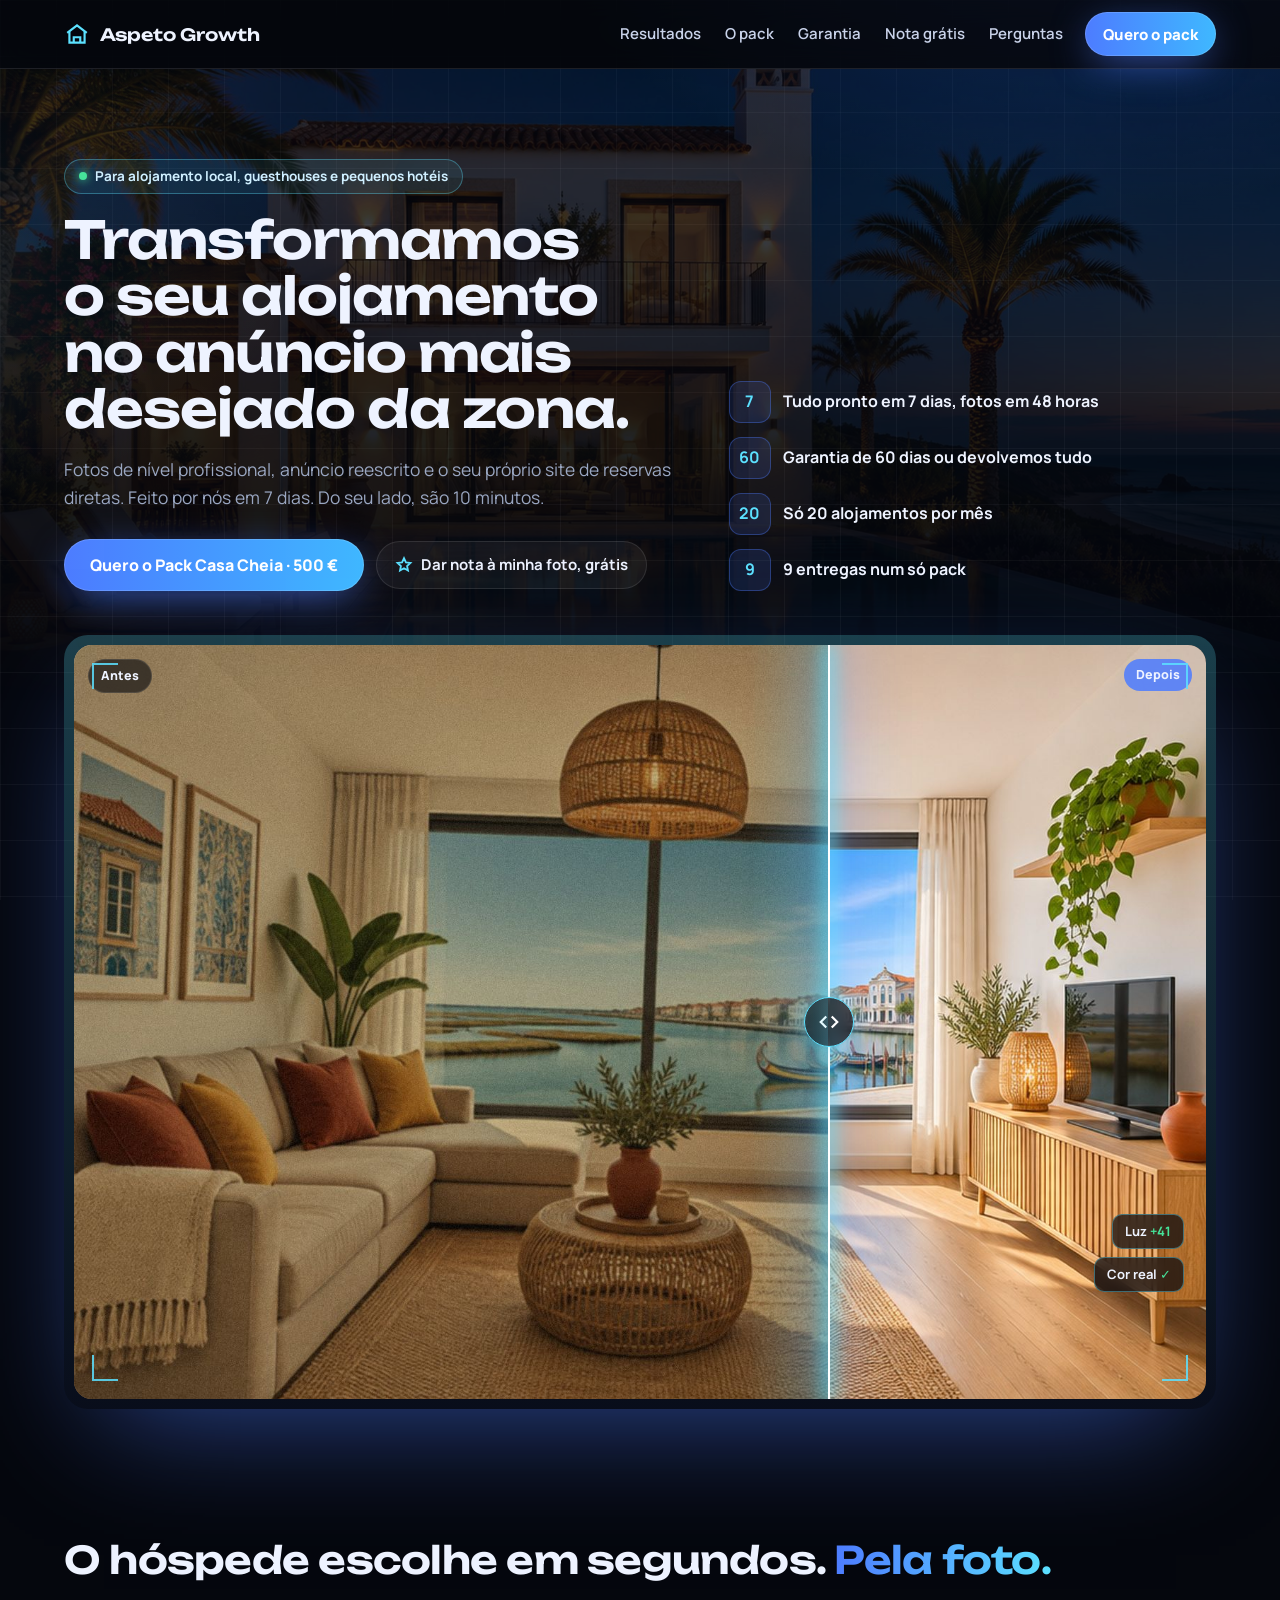
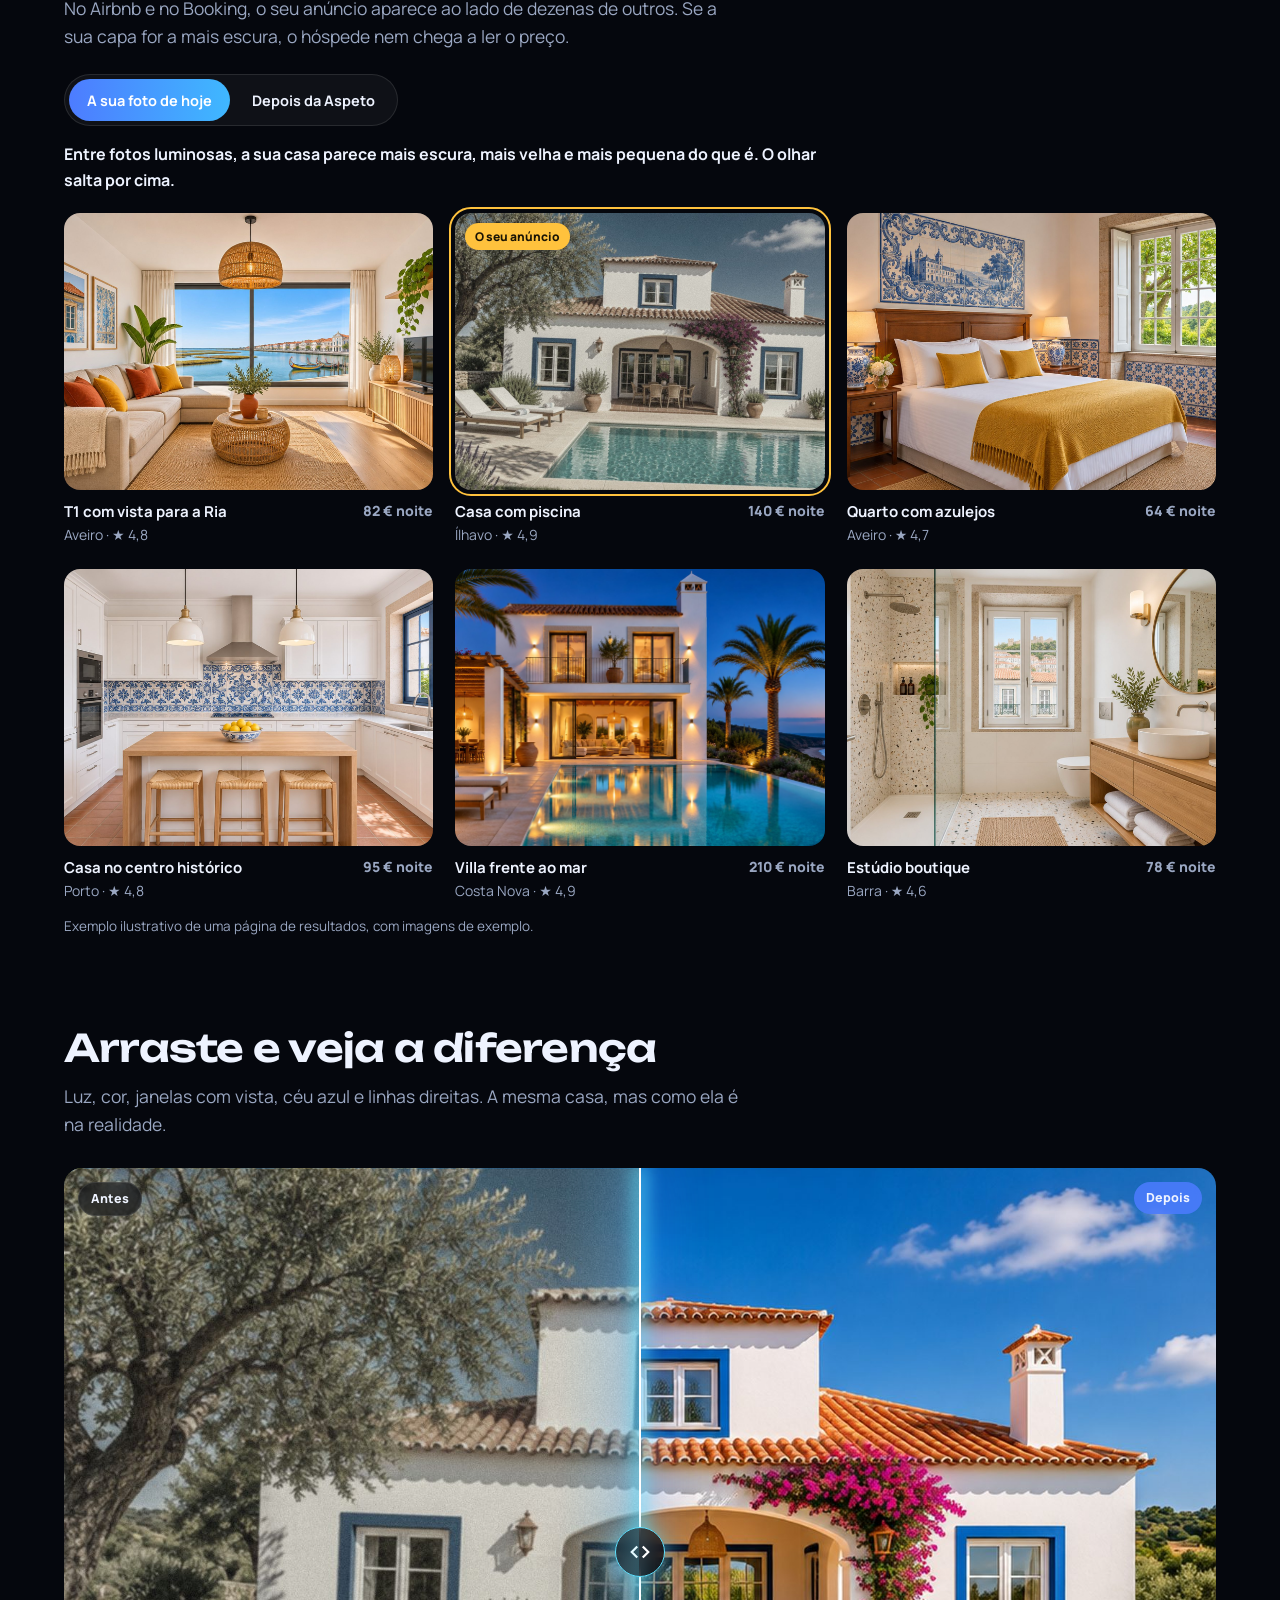
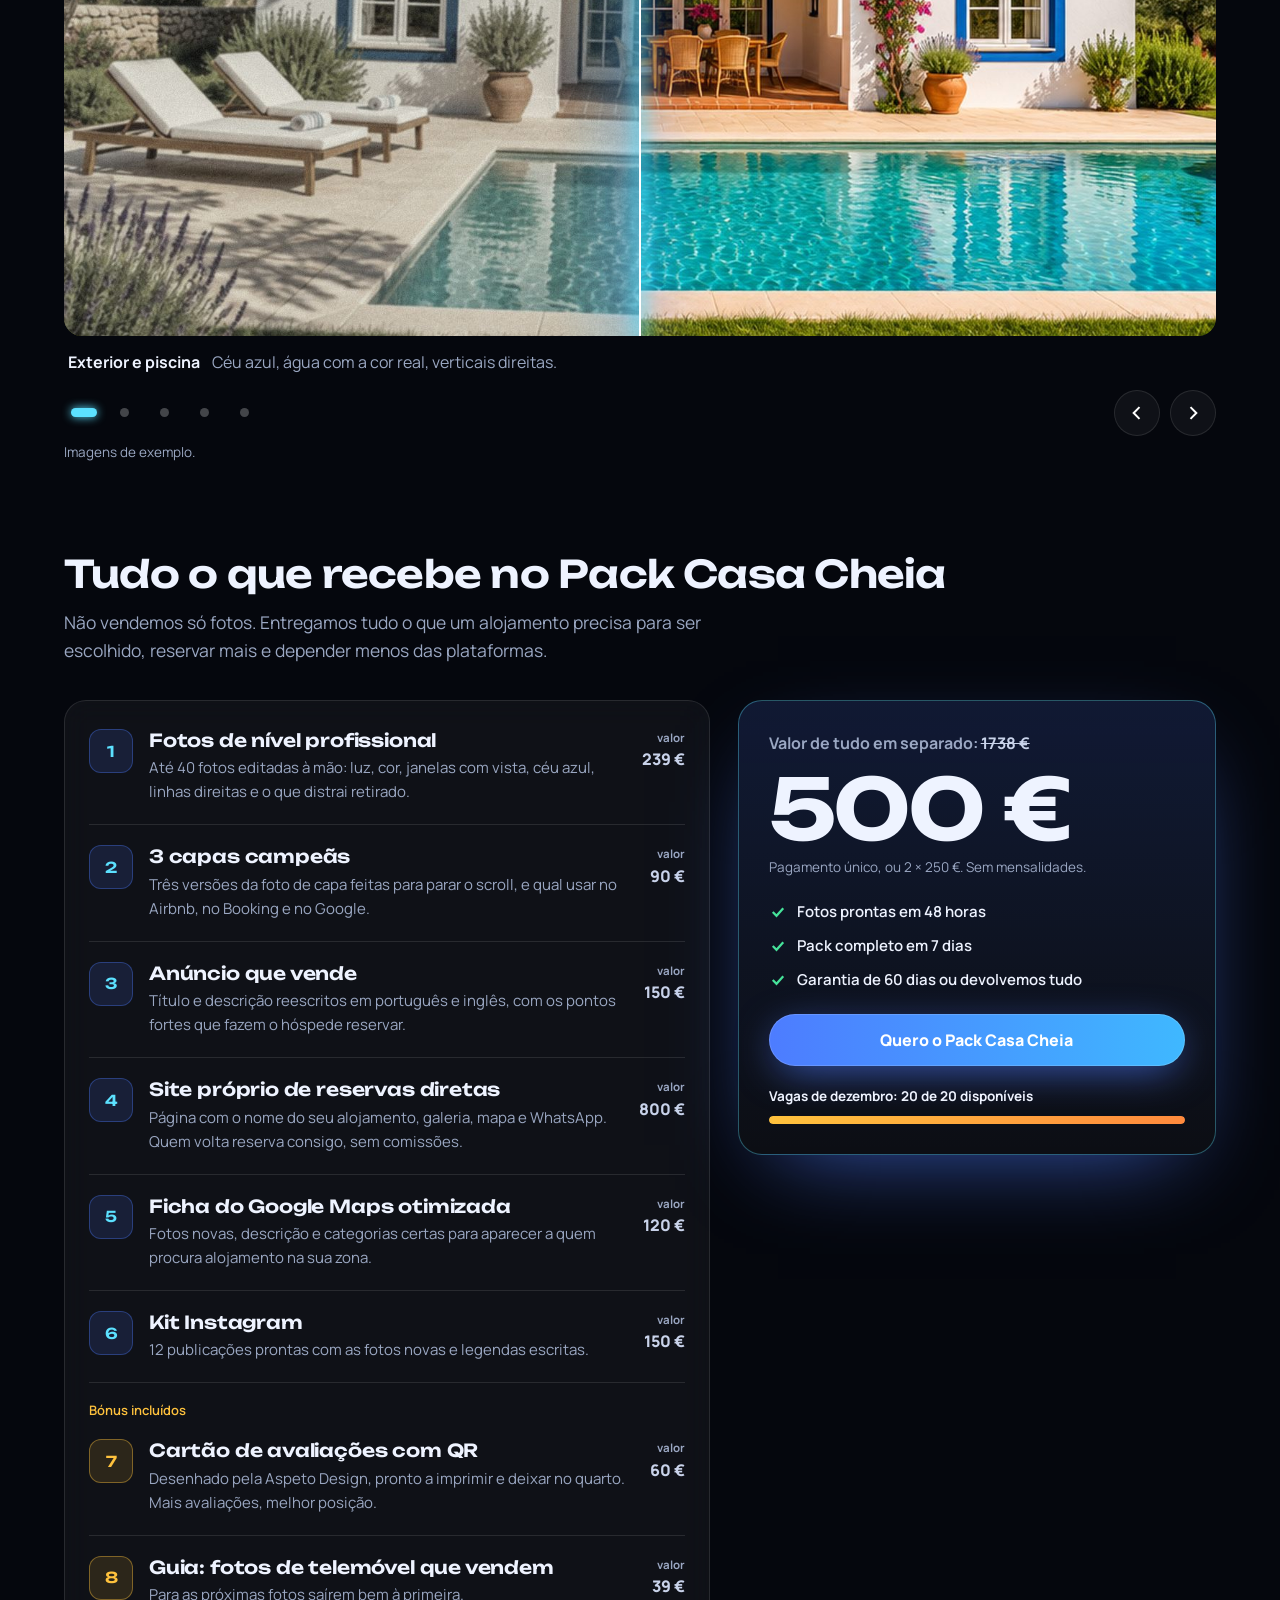
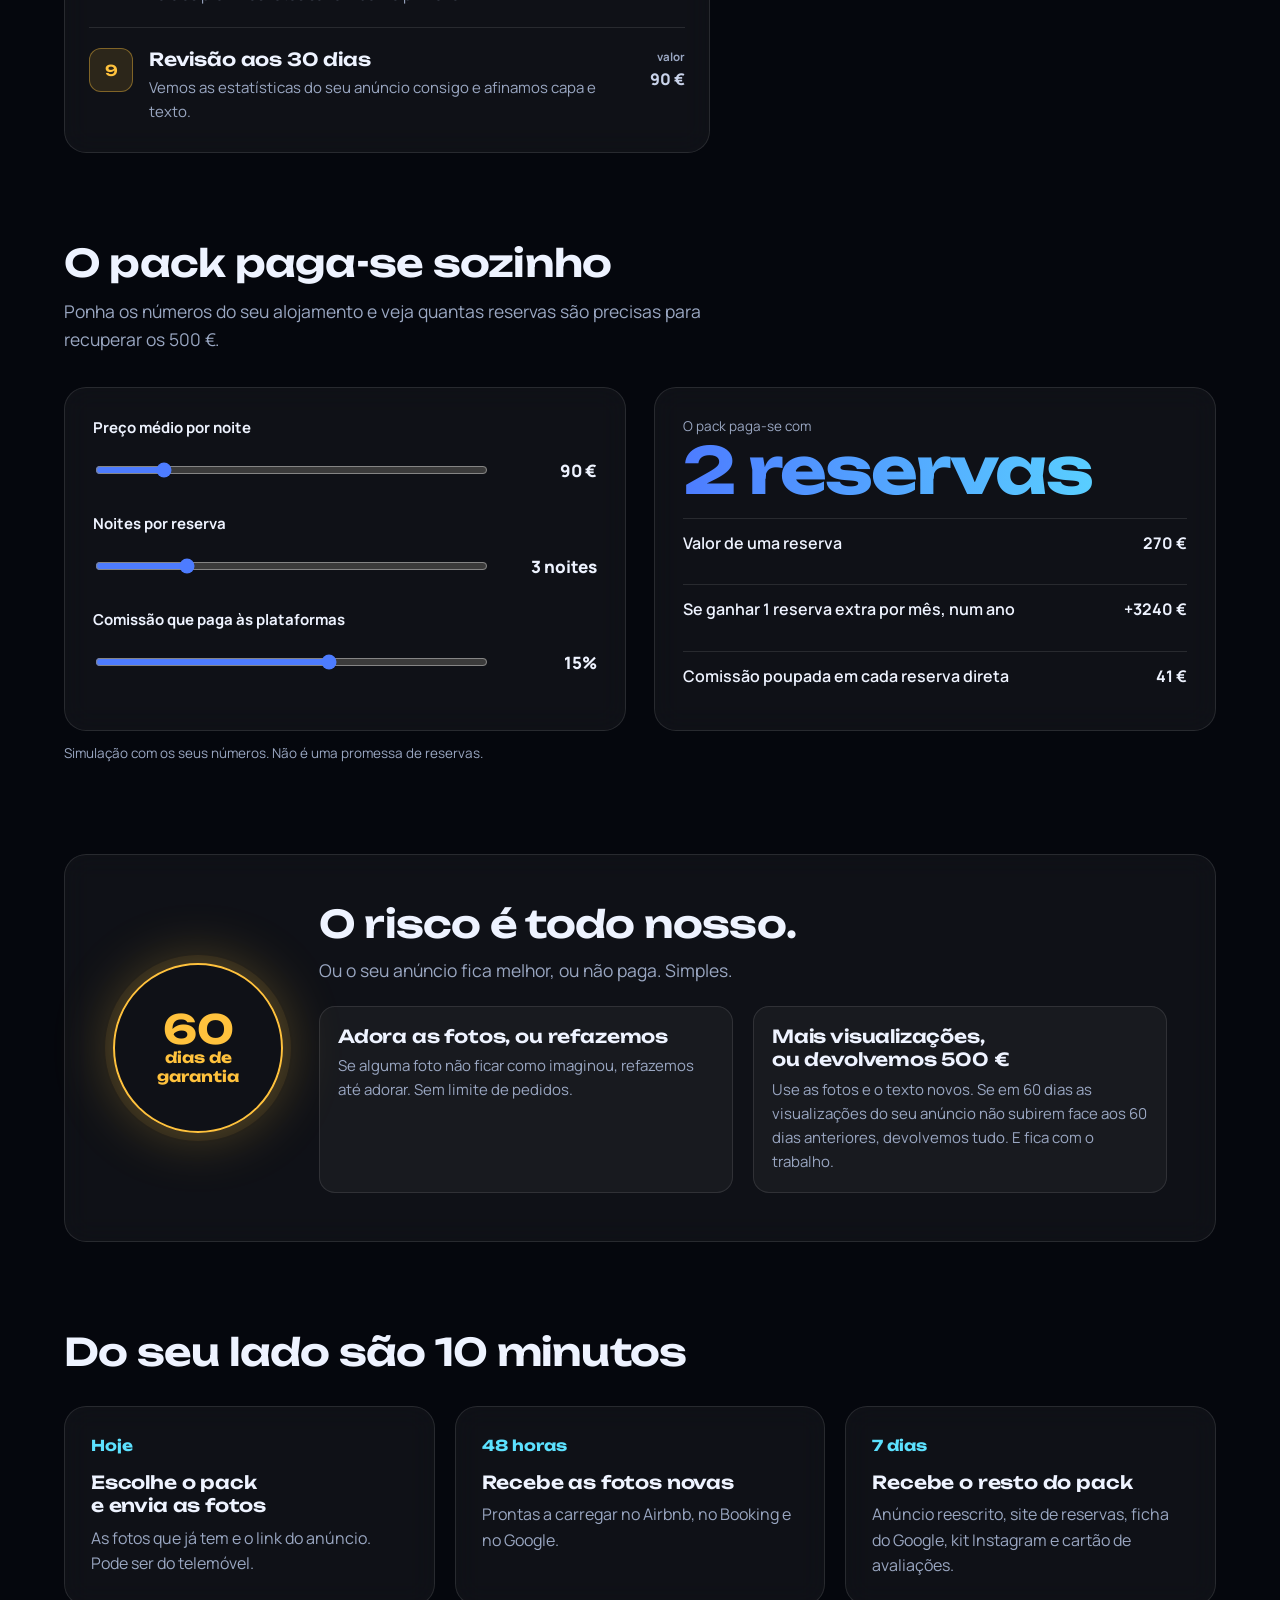
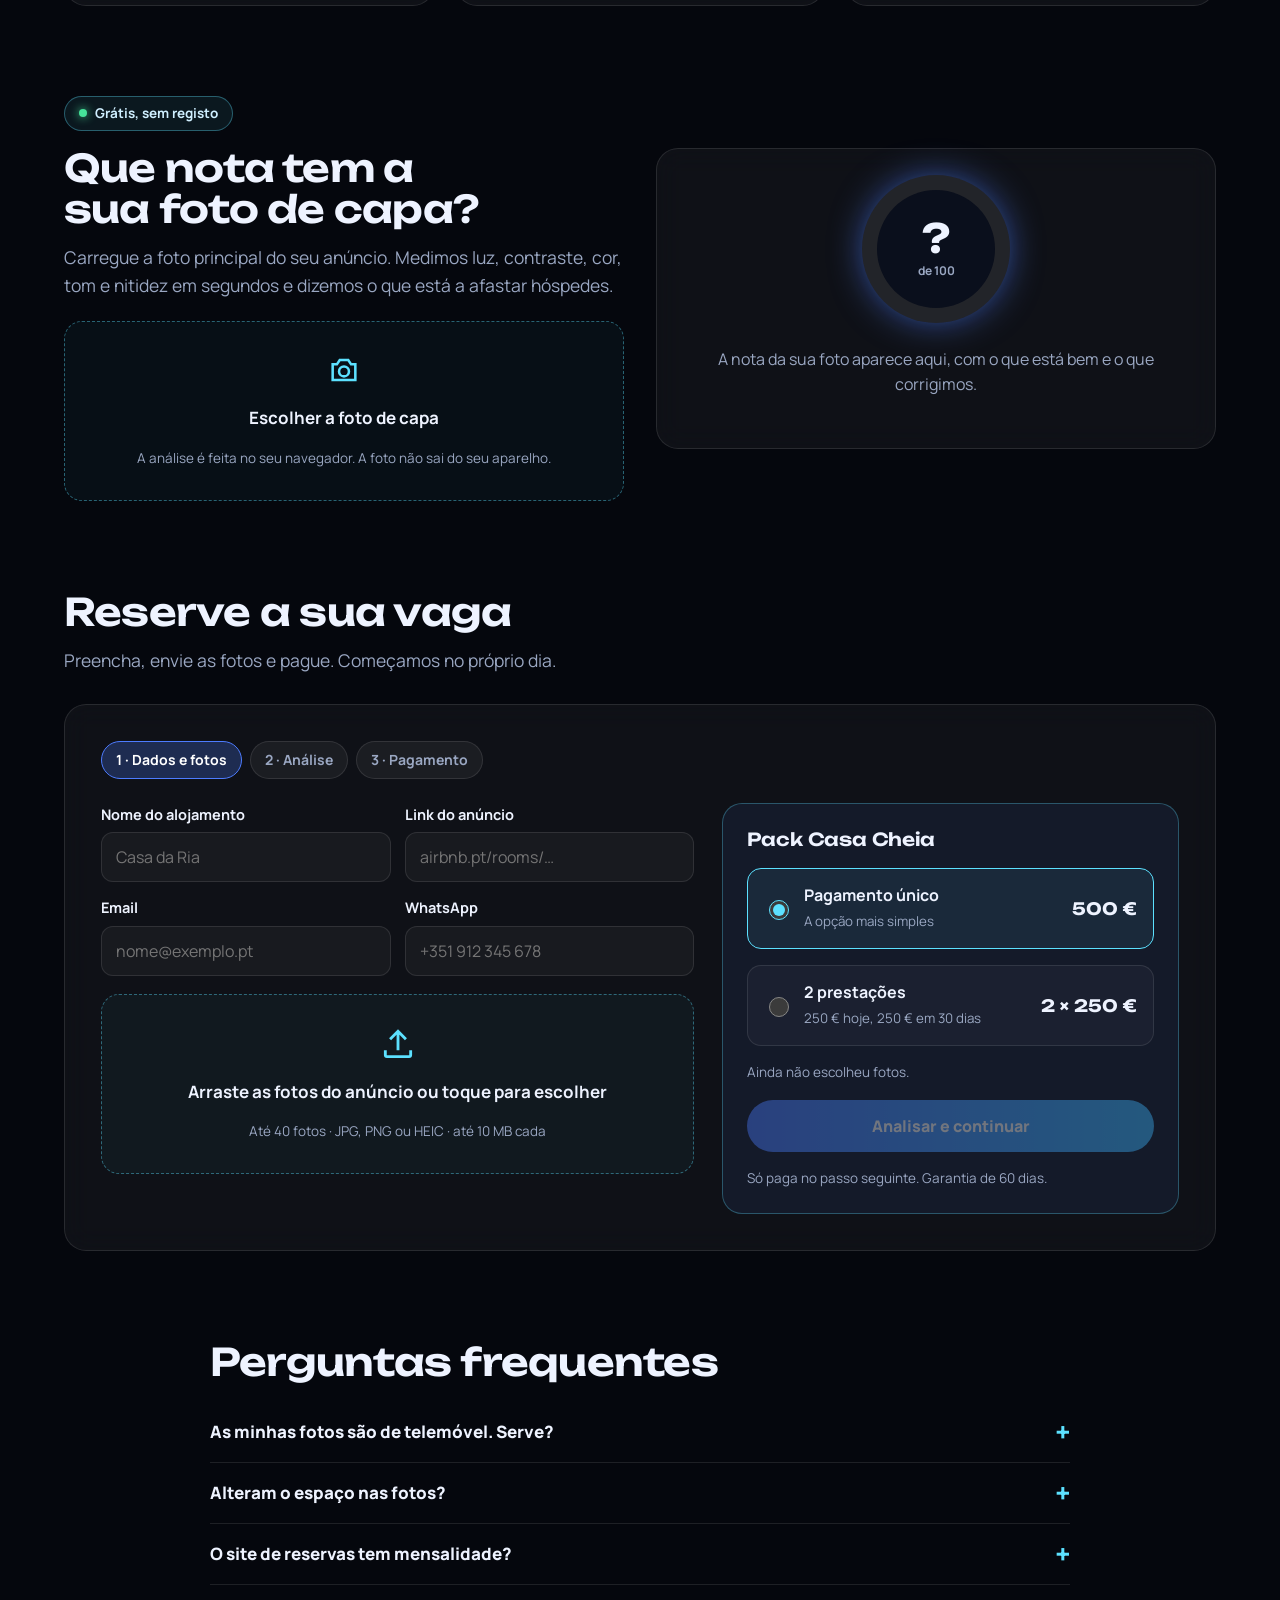
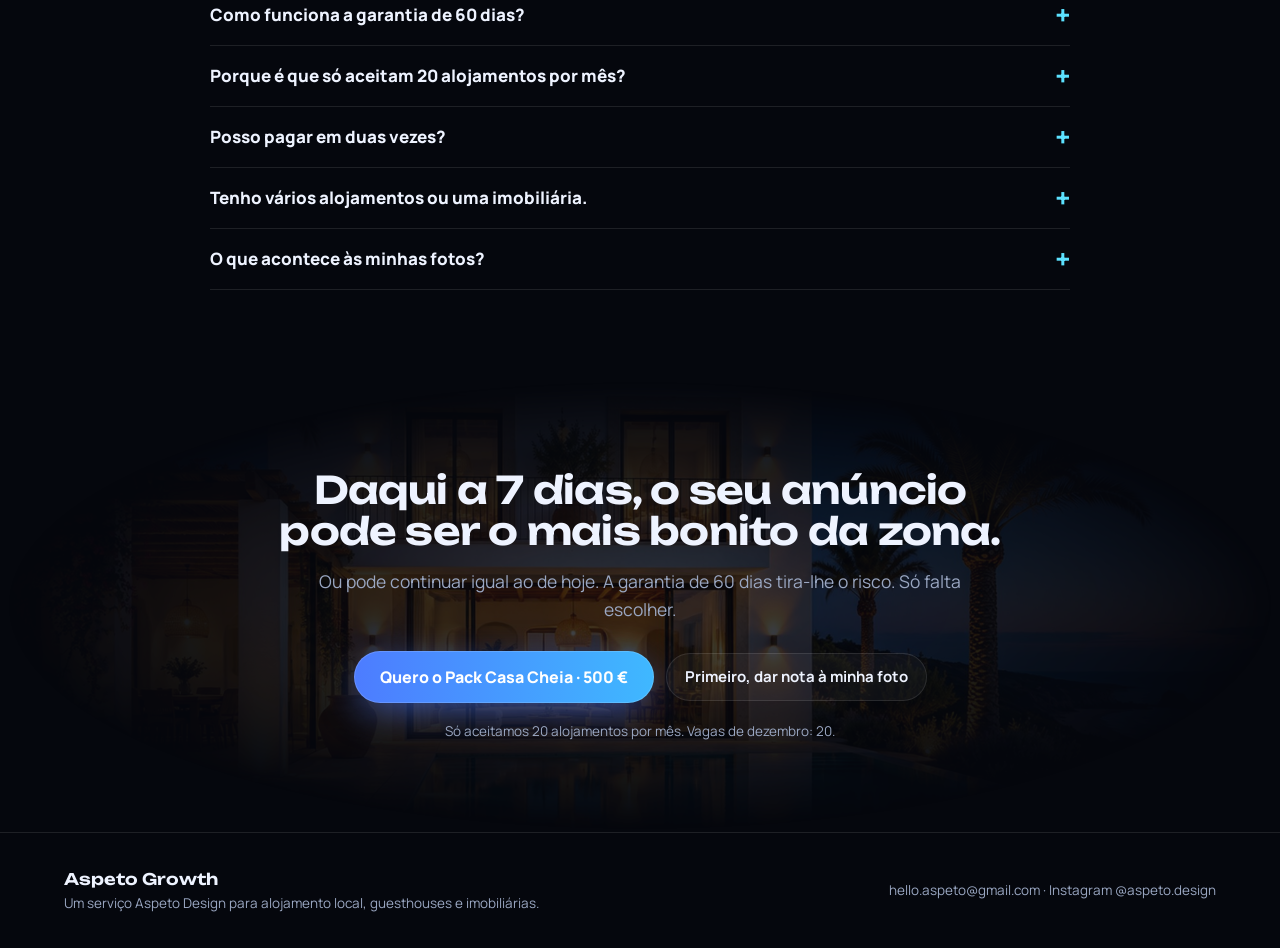
<file: growth/index.html>
<!DOCTYPE html>
<html lang="pt-PT">
<head>
<meta charset="utf-8">
<meta name="viewport" content="width=device-width,initial-scale=1">
<title>Aspeto Growth · Pack Casa Cheia</title>
<link rel="preconnect" href="https://fonts.googleapis.com">
<link rel="preconnect" href="https://fonts.gstatic.com" crossorigin>
<link href="https://fonts.googleapis.com/css2?family=Unbounded:wght@500;600;700&family=Manrope:wght@400;500;600;700;800&display=swap" rel="stylesheet">
<style>
/* VOICE: confident, futuristic, generous: an offer too good to refuse
   IDEA: an AI scanning instrument passing over a listing photo and fixing it live
   PICTURE: real property photos under a glowing scan beam, HUD brackets and readouts
   COLOUR and TYPE: near-black glass, electric blue to cyan light, warm sun-yellow badges; Unbounded + Manrope
   LAYOUT: hero scan, the search feed, results, value stack, ROI, guarantee, free score, order desk, FAQ */
:root{color-scheme:dark;--bg:#05070d;--bg2:#0a0f1c;--ink:#eef3ff;--mute:#9aa7c2;--line:rgba(255,255,255,.1);--glass:rgba(255,255,255,.045);
--blue:#4d7cff;--cyan:#5ce1ff;--sun:#ffc23d;--sun-ink:#1a1405;--ok:#46e39a;--warn:#ffb547;--err:#ff6b6b}
*{box-sizing:border-box;min-width:0}
html{scroll-behavior:smooth;scroll-padding-top:80px}
body{margin:0;background:var(--bg);color:var(--ink);font:16px/1.6 Manrope,system-ui,sans-serif;overflow-x:clip}
body::before{content:"";position:fixed;inset:0;z-index:-1;background:
 radial-gradient(900px 500px at 85% -10%,rgba(77,124,255,.22),transparent 60%),
 radial-gradient(700px 400px at -10% 30%,rgba(92,225,255,.10),transparent 60%),
 linear-gradient(rgba(255,255,255,.035) 1px,transparent 1px) 0 0/56px 56px,
 linear-gradient(90deg,rgba(255,255,255,.035) 1px,transparent 1px) 0 0/56px 56px,var(--bg)}
h1,h2,h3{font-family:Unbounded,system-ui,sans-serif;font-weight:600;line-height:1.08;letter-spacing:-.02em;text-wrap:balance;margin:0}
h1{font-size:clamp(30px,4.6vw,52px)}h2{font-size:clamp(24px,3.2vw,38px)}h3{font-size:18px;line-height:1.3;letter-spacing:-.01em}
p{margin:0}a{color:inherit}ul,ol{margin:0;padding:0;list-style:none}
.wrap{max-width:1200px;margin:0 auto}
.band{padding:clamp(56px,7vw,110px) max(5vw,16px)}
.lead{font-size:17.5px;color:var(--mute);max-width:62ch}
.small{font-size:13.5px;color:var(--mute)}
.hl{background:linear-gradient(90deg,var(--blue),var(--cyan));-webkit-background-clip:text;background-clip:text;color:transparent}
.glass{background:var(--glass);border:1px solid var(--line);border-radius:22px;backdrop-filter:blur(14px)}
.btn{display:inline-flex;align-items:center;justify-content:center;gap:10px;min-height:52px;padding:0 26px;border-radius:999px;border:0;cursor:pointer;
 background:linear-gradient(90deg,var(--blue),#3fb8ff);color:#fff;font:800 16px Manrope,sans-serif;text-decoration:none;white-space:nowrap;
 box-shadow:0 0 0 1px rgba(255,255,255,.15) inset,0 10px 40px -8px rgba(77,124,255,.75)}
.btn:hover{filter:brightness(1.1)}.btn[disabled]{opacity:.4;cursor:not-allowed;box-shadow:none}
.chip{display:inline-flex;align-items:center;gap:8px;min-height:48px;padding:0 18px;border-radius:999px;background:var(--glass);border:1px solid var(--line);color:var(--ink);text-decoration:none;font-weight:700;font-size:15px;cursor:pointer}
.chip:hover{border-color:rgba(92,225,255,.5)}.chip svg{color:var(--cyan)}
.pill{display:inline-flex;align-items:center;gap:8px;padding:6px 14px;border-radius:999px;border:1px solid rgba(92,225,255,.35);background:rgba(92,225,255,.08);font-size:13.5px;font-weight:700;color:#cfefff}
.pill i{width:8px;height:8px;border-radius:50%;background:var(--ok);box-shadow:0 0 10px var(--ok)}
:focus-visible{outline:3px solid var(--cyan);outline-offset:3px}
/* nav */
.top{position:sticky;top:0;z-index:30;background:rgba(5,7,13,.72);backdrop-filter:blur(14px);border-bottom:1px solid var(--line)}
.top .in{display:flex;align-items:center;gap:22px;padding:12px max(5vw,16px)}
.logo{display:flex;align-items:center;gap:10px;text-decoration:none;margin-right:auto;font:600 17px Unbounded,sans-serif}
.logo svg{color:var(--cyan)}
.nav{display:flex;gap:24px;font-weight:600;font-size:15px;color:#c9d3ea}.nav a{text-decoration:none}.nav a:hover{color:#fff}
.top .btn{min-height:44px;padding:0 18px;font-size:15px}
@media(max-width:900px){.nav{display:none}}
@media(max-width:420px){.logo span{display:none}}
/* hero */
.hero{position:relative;padding-bottom:40px}
.hero-bg{position:absolute;inset:0 0 auto 0;height:640px;z-index:-1;background:url(img/hero.jpg) center/cover;opacity:.22;-webkit-mask-image:linear-gradient(#000 20%,transparent);mask-image:linear-gradient(#000 20%,transparent)}
.hero-t{display:grid;grid-template-columns:minmax(0,1.25fr) minmax(0,1fr);gap:28px 56px;align-items:end}
.hero-t h1{margin-top:18px}.hero-t .lead{margin-top:18px}
.cta{display:flex;flex-wrap:wrap;gap:12px;margin-top:28px;align-items:center}
.trust{display:grid;gap:14px}
.trust li{display:flex;gap:12px;align-items:center;font-weight:700}
.trust b{display:grid;place-items:center;width:42px;height:42px;flex:none;border-radius:12px;background:rgba(77,124,255,.14);border:1px solid rgba(77,124,255,.35);color:var(--cyan)}
@media(max-width:860px){.hero-t{grid-template-columns:1fr}}
/* scan compare */
.scan{position:relative;margin-top:44px;border-radius:24px;padding:10px;background:linear-gradient(180deg,rgba(92,225,255,.25),rgba(77,124,255,.06));box-shadow:0 40px 120px -40px rgba(77,124,255,.6)}
.cmp{position:relative;aspect-ratio:3/2;border-radius:18px;overflow:hidden;background:#111;--p:50%}
.cmp img{position:absolute;inset:0;width:100%;height:100%;object-fit:cover;display:block;user-select:none;-webkit-user-drag:none}
.cmp .bf{position:absolute;inset:0;clip-path:inset(0 calc(100% - var(--p)) 0 0)}
.cmp .beam{position:absolute;top:0;bottom:0;left:var(--p);width:2px;margin-left:-1px;background:#fff;pointer-events:none;box-shadow:0 0 18px 4px rgba(92,225,255,.9),0 0 60px 10px rgba(77,124,255,.55)}
.cmp .beam::after{content:"";position:absolute;top:0;bottom:0;left:-80px;width:80px;background:linear-gradient(90deg,transparent,rgba(92,225,255,.18))}
.knob{position:absolute;top:50%;left:50%;width:50px;height:50px;margin:-25px;border-radius:50%;background:rgba(5,7,13,.65);border:1.5px solid var(--cyan);color:#fff;display:grid;place-items:center;backdrop-filter:blur(6px);box-shadow:0 0 24px rgba(92,225,255,.6)}
.cmp input{position:absolute;inset:0;width:100%;height:100%;margin:0;opacity:0;cursor:ew-resize;touch-action:pan-y}
.cmp:has(input:focus-visible){outline:3px solid var(--cyan);outline-offset:4px}
.tag{position:absolute;top:14px;padding:6px 12px;border-radius:999px;font-size:12.5px;font-weight:800;pointer-events:none;backdrop-filter:blur(8px)}
.tag.l{left:14px;background:rgba(5,7,13,.6);border:1px solid var(--line)}.tag.r{right:14px;background:rgba(77,124,255,.85)}
.hud{position:absolute;inset:18px;pointer-events:none}
.hud i{position:absolute;width:26px;height:26px;border:2px solid rgba(92,225,255,.85)}
.hud i:nth-child(1){left:0;top:0;border-right:0;border-bottom:0}.hud i:nth-child(2){right:0;top:0;border-left:0;border-bottom:0}
.hud i:nth-child(3){left:0;bottom:0;border-right:0;border-top:0}.hud i:nth-child(4){right:0;bottom:0;border-left:0;border-top:0}
.reads{position:absolute;right:22px;bottom:22px;display:grid;gap:8px;justify-items:end;pointer-events:none}
.reads span{padding:6px 12px;border-radius:10px;background:rgba(5,7,13,.7);border:1px solid rgba(92,225,255,.4);font-size:13px;font-weight:700;backdrop-filter:blur(8px);opacity:0;transform:translateY(6px);transition:.35s}
.reads span.on{opacity:1;transform:none}.reads span b{color:var(--ok)}
@media(max-width:600px){.reads{display:none}.hud{inset:10px}.hud i{width:16px;height:16px}}
/* serp */
.toggle{display:inline-flex;flex-wrap:wrap;gap:4px;padding:4px;border-radius:999px;background:var(--glass);border:1px solid var(--line);margin-top:24px}
.toggle button{min-height:42px;padding:0 18px;border-radius:999px;border:0;background:none;color:var(--ink);font:700 14.5px Manrope,sans-serif;cursor:pointer}
.toggle button[aria-pressed=true]{background:linear-gradient(90deg,var(--blue),#3fb8ff);color:#fff}
.verdict{margin-top:16px;font-weight:700;min-height:3.2em;max-width:70ch}
.serp{display:grid;grid-template-columns:repeat(3,minmax(0,1fr));gap:22px;margin-top:20px}
.lst{margin:0}.lst .ph{position:relative;aspect-ratio:4/3;border-radius:16px;overflow:hidden;background:#111}
.lst img{width:100%;height:100%;object-fit:cover;display:block}
.lst.you .ph{outline:2px solid var(--sun);outline-offset:4px}
.lst .yt{position:absolute;left:10px;top:10px;padding:4px 10px;border-radius:999px;background:var(--sun);color:var(--sun-ink);font-size:12px;font-weight:800}
.lst figcaption{display:grid;grid-template-columns:minmax(0,1fr) auto;gap:0 10px;padding-top:10px;font-size:14px}
.lst figcaption b{font-size:15px;white-space:nowrap;overflow:hidden;text-overflow:ellipsis}.lst figcaption span{color:var(--mute)}.lst .pr{font-weight:800;text-align:right;white-space:nowrap}
@media(max-width:820px){.serp{grid-template-columns:repeat(2,minmax(0,1fr));gap:14px}}
@media(max-width:480px){.lst figcaption{grid-template-columns:1fr;font-size:13px}.lst .pr{text-align:left}.lst figcaption b{white-space:normal;font-size:14px}}
/* carousel */
.car{display:flex;gap:18px;overflow-x:auto;scroll-snap-type:x mandatory;scrollbar-width:none;position:relative;margin-top:30px}
.car::-webkit-scrollbar{display:none}
.slide{flex:0 0 100%;scroll-snap-align:start;margin:0}
.slide figcaption{display:flex;flex-wrap:wrap;gap:4px 12px;padding:14px 4px 0;color:var(--mute)}.slide figcaption b{color:var(--ink)}
.carnav{display:flex;align-items:center;gap:10px;margin-top:14px}
.dots{display:flex;margin-right:auto}
.dots button{width:40px;height:44px;border:0;background:none;padding:0;cursor:pointer;display:grid;place-items:center}
.dots i{width:9px;height:9px;border-radius:50%;background:rgba(255,255,255,.25)}
.dots [aria-current=true] i{width:26px;border-radius:6px;background:var(--cyan);box-shadow:0 0 10px var(--cyan)}
.arr{width:46px;height:46px;border-radius:50%;border:1px solid var(--line);background:var(--glass);color:#fff;cursor:pointer;display:grid;place-items:center}
/* stack */
.stack{display:grid;grid-template-columns:minmax(0,1.35fr) minmax(0,1fr);gap:28px;margin-top:36px;align-items:start}
@media(max-width:940px){.stack{grid-template-columns:1fr}}
.items{padding:8px 24px}
.it{display:grid;grid-template-columns:44px minmax(0,1fr) auto;gap:16px;padding:20px 0;border-bottom:1px solid var(--line);align-items:start}
.it:last-child{border:0}
.it .n{width:44px;height:44px;border-radius:12px;display:grid;place-items:center;font:600 15px Unbounded,sans-serif;background:rgba(77,124,255,.14);border:1px solid rgba(77,124,255,.35);color:var(--cyan)}
.it.bonus .n{background:rgba(255,194,61,.12);border-color:rgba(255,194,61,.4);color:var(--sun)}
.it p{color:var(--mute);font-size:15px;margin-top:4px}
.it .v{font-weight:800;white-space:nowrap;color:#c9d3ea;text-align:right}
.it .v small{display:block;font-size:11.5px;font-weight:700;color:var(--mute)}
.sub{font:600 13px Manrope,sans-serif;color:var(--sun);padding-top:18px}
@media(max-width:520px){.items{padding:4px 16px}.it{grid-template-columns:36px minmax(0,1fr)}.it .n{width:36px;height:36px;font-size:13px}.it .v{grid-column:2;text-align:left}.it .v small{display:inline;margin-right:6px}}
.offer{position:sticky;top:90px;padding:30px;background:linear-gradient(180deg,rgba(77,124,255,.16),rgba(255,255,255,.03));border:1px solid rgba(92,225,255,.35);border-radius:24px;box-shadow:0 30px 90px -40px rgba(77,124,255,.8)}
.offer .was{color:var(--mute);font-weight:700}.offer .was s{color:#c9d3ea}
.price{font:700 clamp(56px,8vw,84px)/1 Unbounded,sans-serif;margin:10px 0 6px;letter-spacing:-.04em}
.offer ul{display:grid;gap:10px;margin:22px 0}
.offer li{display:flex;gap:10px;font-weight:600;font-size:15px}.offer li svg{flex:none;color:var(--ok);margin-top:3px}
.offer .btn{width:100%}
.seats{margin-top:20px}.seats .bar{height:8px;border-radius:6px;background:rgba(255,255,255,.1);overflow:hidden;margin-top:8px}
.seats .bar i{display:block;height:100%;background:linear-gradient(90deg,var(--sun),#ff8a3d);border-radius:6px}
/* roi */
.roi{display:grid;grid-template-columns:minmax(0,1fr) minmax(0,1fr);gap:28px;margin-top:34px}
@media(max-width:860px){.roi{grid-template-columns:1fr}}
.roi .glass{padding:28px}
.f{display:grid;gap:6px;margin-bottom:18px}.f span{font-weight:700;font-size:15px}
.f .row{display:flex;gap:14px;align-items:center}
input[type=range].r{flex:1;accent-color:var(--blue);height:44px}
.f output{min-width:5.5em;text-align:right;font-weight:800;font-size:17px;white-space:nowrap}
.out{display:grid;gap:16px;align-content:center}
.big{font:700 clamp(44px,6vw,64px)/1 Unbounded,sans-serif;letter-spacing:-.03em}
.out .row2{display:flex;justify-content:space-between;gap:12px;padding:12px 0;border-top:1px solid var(--line);font-weight:600}
.out .row2 b{white-space:nowrap}
/* guarantee */
.gua{display:grid;grid-template-columns:auto minmax(0,1fr);gap:36px;align-items:center;padding:clamp(24px,4vw,48px)}
.seal{width:170px;height:170px;border-radius:50%;display:grid;place-items:center;text-align:center;border:2px solid var(--sun);box-shadow:0 0 0 8px rgba(255,194,61,.08),0 0 60px rgba(255,194,61,.3);font:700 15px/1.25 Unbounded,sans-serif;color:var(--sun);padding:20px}
.seal b{display:block;font-size:40px;line-height:1}
.g2{display:grid;grid-template-columns:1fr 1fr;gap:20px;margin-top:22px}
.g2 div{padding:18px;border-radius:16px;background:rgba(255,255,255,.04);border:1px solid var(--line)}.g2 p{color:var(--mute);font-size:15px;margin-top:6px}
@media(max-width:760px){.gua{grid-template-columns:1fr;justify-items:start}.g2{grid-template-columns:1fr}.seal{width:140px;height:140px}}
/* steps */
.how{display:grid;grid-template-columns:repeat(3,minmax(0,1fr));gap:20px;margin-top:34px}
.how li{padding:26px}.how b{font:700 15px Unbounded,sans-serif;color:var(--cyan)}.how h3{margin:12px 0 8px}.how p{color:var(--mute)}
@media(max-width:820px){.how{grid-template-columns:1fr}}
/* score */
.anl{display:grid;grid-template-columns:minmax(0,1fr) minmax(0,1fr);gap:32px;align-items:center}
@media(max-width:860px){.anl{grid-template-columns:1fr}}
.drop{position:relative;display:grid;place-items:center;text-align:center;gap:8px;min-height:180px;padding:26px;border:1.5px dashed rgba(92,225,255,.4);border-radius:18px;cursor:pointer;background:rgba(92,225,255,.04);transition:.2s}
.drop:hover,.drop.on{background:rgba(92,225,255,.1);border-color:var(--cyan)}
.drop b{font-size:17px}.drop svg{color:var(--cyan)}
.drop input{position:absolute;width:1px;height:1px;opacity:0}
.res{padding:26px}
.sc{display:flex;gap:24px;align-items:center;flex-wrap:wrap}
.ring{--v:0;width:148px;height:148px;border-radius:50%;background:conic-gradient(var(--c,var(--blue)) calc(var(--v)*1%),rgba(255,255,255,.08) 0);display:grid;place-items:center;flex:none;box-shadow:0 0 40px -10px var(--c,var(--blue))}
.ring b{width:118px;height:118px;border-radius:50%;background:var(--bg2);display:grid;place-items:center;align-content:center;font:700 40px/1 Unbounded,sans-serif}
.ring b small{display:block;font:700 12px Manrope,sans-serif;color:var(--mute);margin-top:4px}
.meters{display:grid;gap:10px;flex:1;min-width:200px}
.m{display:grid;grid-template-columns:6.2em minmax(0,1fr) 2.4em;gap:10px;align-items:center;font-size:14px;font-weight:700}
.m .t{height:8px;border-radius:6px;background:rgba(255,255,255,.08);overflow:hidden}.m .t i{display:block;height:100%;border-radius:6px}
.m>span:last-child{text-align:right}
.issues{display:grid;gap:8px;margin-top:18px}
.issues li{display:flex;gap:10px;font-size:15px}.issues li::before{content:"";flex:none;width:9px;height:9px;border-radius:50%;margin-top:8px;background:var(--c,var(--err));box-shadow:0 0 8px var(--c,var(--err))}
.empty{color:var(--mute);text-align:center;padding:24px 8px}
/* order */
.app{padding:clamp(18px,3vw,36px);margin-top:30px}
.stepper{display:flex;flex-wrap:wrap;gap:8px;margin-bottom:24px}
.stepper li{padding:7px 14px;border-radius:999px;background:rgba(255,255,255,.05);border:1px solid var(--line);font-size:14px;font-weight:700;color:var(--mute)}
.stepper li[aria-current=step]{background:rgba(77,124,255,.25);border-color:var(--blue);color:#fff}.stepper li.done{color:var(--ok)}
.view[hidden]{display:none}
.ord{display:grid;grid-template-columns:minmax(0,1.3fr) minmax(0,1fr);gap:28px;align-items:start}
@media(max-width:900px){.ord{grid-template-columns:1fr}}
.fields{display:grid;grid-template-columns:1fr 1fr;gap:14px;margin-bottom:18px}
@media(max-width:560px){.fields{grid-template-columns:1fr}}
.fld{display:grid;gap:6px}.fld.full{grid-column:1/-1}.fld span{font-weight:700;font-size:14.5px}
.fld input{min-height:50px;border:1px solid var(--line);border-radius:12px;padding:10px 14px;font:16px Manrope,sans-serif;background:rgba(255,255,255,.04);color:var(--ink);width:100%}
.fld input:focus{border-color:var(--cyan);outline:none;box-shadow:0 0 0 3px rgba(92,225,255,.2)}
.thumbs{display:grid;grid-template-columns:repeat(auto-fill,minmax(88px,1fr));gap:10px;margin-top:14px}
.thumbs li{position:relative;aspect-ratio:1;border-radius:12px;overflow:hidden;background:rgba(255,255,255,.05);border:1px solid var(--line)}
.thumbs img{width:100%;height:100%;object-fit:cover;display:block}
.thumbs .ph{display:grid;place-items:center;height:100%;padding:6px;font-size:12px;text-align:center;color:var(--mute);overflow-wrap:anywhere}
.thumbs button{position:absolute;top:4px;right:4px;width:32px;height:32px;border-radius:50%;border:0;background:rgba(5,7,13,.8);color:#fff;cursor:pointer;font-size:18px}
.msg{margin-top:10px;font-size:14px;color:var(--err)}.msg:empty{display:none}
.side{padding:24px;display:grid;gap:16px;border-radius:20px;background:rgba(77,124,255,.08);border:1px solid rgba(92,225,255,.3)}
.opt{display:flex;gap:12px;align-items:center;padding:14px 16px;border-radius:14px;border:1px solid var(--line);cursor:pointer;background:rgba(255,255,255,.03)}
.opt:has(input:checked){border-color:var(--cyan);background:rgba(92,225,255,.08)}
.opt input{accent-color:var(--cyan);width:20px;height:20px}
.opt b{display:block}.opt small{color:var(--mute)}
.opt .amt{margin-left:auto;font:700 17px Unbounded,sans-serif;white-space:nowrap}
.side .btn{width:100%}
.prog{max-width:640px;margin:0 auto;text-align:center;padding:10px 0}
.pbar{height:14px;border-radius:999px;background:rgba(255,255,255,.07);overflow:hidden;margin:26px 0 10px;border:1px solid var(--line)}
.pbar i{display:block;height:100%;width:0;background:linear-gradient(90deg,var(--blue),var(--cyan));box-shadow:0 0 20px var(--cyan)}
.pct{font:700 40px Unbounded,sans-serif}
.psteps{display:grid;gap:10px;text-align:left;margin:24px auto 0;max-width:430px}
.psteps li{display:flex;gap:10px;align-items:center;color:var(--mute);font-weight:700}
.psteps li i{width:22px;height:22px;border-radius:50%;border:2px solid var(--line);flex:none;display:grid;place-items:center;font-style:normal;font-size:12px}
.psteps li.act{color:var(--ink)}.psteps li.act i{border-color:var(--cyan);box-shadow:0 0 10px var(--cyan)}
.psteps li.ok{color:var(--ink)}.psteps li.ok i{background:var(--ok);border-color:var(--ok);color:#05070d}
.mini{display:flex;justify-content:center;gap:8px;margin-top:24px;flex-wrap:wrap}
.mini img{width:62px;height:62px;object-fit:cover;border-radius:10px;transition:filter .6s}
.pay{display:grid;grid-template-columns:minmax(0,1.2fr) minmax(0,1fr);gap:28px;align-items:start}
@media(max-width:900px){.pay{grid-template-columns:1fr}}
.rows div{display:flex;justify-content:space-between;gap:12px;padding:11px 0;border-bottom:1px solid var(--line)}
.rows div span:last-child{font-weight:800;text-align:right;overflow-wrap:anywhere}
.rows .tot{border:0;font-size:20px}
.demo{font-size:13px;padding:10px 12px;border-radius:10px;background:rgba(255,255,255,.05);color:var(--mute)}
.link{background:none;border:0;color:var(--mute);font:700 15px Manrope,sans-serif;cursor:pointer;text-decoration:underline;min-height:44px}
/* faq + final */
.faq{max-width:860px}
details{border-bottom:1px solid var(--line)}
summary{cursor:pointer;font-weight:800;font-size:17px;min-height:60px;display:flex;align-items:center;gap:12px;list-style:none}
summary::-webkit-details-marker{display:none}
summary::after{content:"+";margin-left:auto;font:600 22px Unbounded,sans-serif;color:var(--cyan)}
details[open] summary::after{content:"–"}
details p{color:var(--mute);padding:0 0 18px}
.final{text-align:center;position:relative;overflow:hidden}
.final .bgimg{position:absolute;inset:0;background:url(img/hero.jpg) center/cover;opacity:.28;z-index:-1;-webkit-mask-image:radial-gradient(closest-side,#000,transparent);mask-image:radial-gradient(closest-side,#000,transparent)}
.final .lead{margin:16px auto 0}.final .cta{justify-content:center}
footer{border-top:1px solid var(--line)}
footer .wrap{display:flex;flex-wrap:wrap;gap:16px 40px;justify-content:space-between;align-items:center}
/* thanks */
#ty{display:none;min-height:80vh}
body.ty .pg{display:none}body.ty #ty{display:block}
.tyc{max-width:720px;margin:0 auto;text-align:center}
.tick{width:92px;height:92px;border-radius:50%;margin:0 auto 26px;display:grid;place-items:center;background:rgba(70,227,154,.12);border:2px solid var(--ok);color:var(--ok);box-shadow:0 0 50px rgba(70,227,154,.35)}
.tyc .lead{margin:16px auto 0}
.tl{margin-top:30px;text-align:left;padding:24px;display:grid;gap:14px}
.tl li{display:grid;grid-template-columns:7em minmax(0,1fr);gap:12px}.tl li b{color:var(--cyan)}
@media (prefers-reduced-motion:reduce){html{scroll-behavior:auto}*{transition:none!important;animation:none!important}}
</style>
</head>
<body>
<header class="top"><div class="in">
  <a class="logo" href="#"><svg width="26" height="26" viewBox="0 0 24 24" fill="none" stroke="currentColor" stroke-width="2"><path d="M3 11l9-7 9 7"/><path d="M5 10v10h14V10"/><path d="M9 20v-5h6v5"/></svg><span>Aspeto Growth</span></a>
  <nav class="nav pg"><a href="#resultados">Resultados</a><a href="#pack">O pack</a><a href="#garantia">Garantia</a><a href="#nota">Nota grátis</a><a href="#faq">Perguntas</a></nav>
  <a class="btn pg" href="#comprar">Quero o pack</a>
</div></header>

<main>
<section class="band hero pg">
  <div class="hero-bg"></div>
  <div class="wrap">
    <div class="hero-t">
      <div>
        <span class="pill"><i></i>Para alojamento local, guesthouses e pequenos hotéis</span>
        <h1>Transformamos o seu alojamento no anúncio mais desejado da zona.</h1>
        <p class="lead">Fotos de nível profissional, anúncio reescrito e o seu próprio site de reservas diretas. Feito por nós em 7 dias. Do seu lado, são 10 minutos.</p>
        <div class="cta">
          <a class="btn" href="#comprar">Quero o Pack Casa Cheia · 500 €</a>
          <a class="chip" href="#nota"><svg width="18" height="18" viewBox="0 0 24 24" fill="none" stroke="currentColor" stroke-width="2.4"><path d="M12 3l2.6 5.6 6 .7-4.5 4.1 1.2 6-5.3-3-5.3 3 1.2-6L3.4 9.3l6-.7z"/></svg>Dar nota à minha foto, grátis</a>
        </div>
      </div>
      <ul class="trust">
        <li><b>7</b>Tudo pronto em 7 dias, fotos em 48 horas</li>
        <li><b>60</b>Garantia de 60 dias ou devolvemos tudo</li>
        <li><b>20</b>Só 20 alojamentos por mês</li>
        <li><b>9</b>9 entregas num só pack</li>
      </ul>
    </div>
    <div class="scan">
      <div class="cmp" id="heroCmp">
        <img src="img/sala.jpg" alt="Sala depois da edição: luz natural, vista da Ria nítida e cores reais">
        <div class="bf"><img src="img/sala-antes.jpg" alt="Sala antes: escura, amarelada e torta"></div>
        <span class="tag l">Antes</span><span class="tag r">Depois</span>
        <div class="hud"><i></i><i></i><i></i><i></i></div>
        <div class="reads" id="reads"><span>Luz <b>+41</b></span><span>Cor real <b>✓</b></span><span>Verticais <b>0°</b></span><span>Vista recuperada <b>✓</b></span></div>
        <div class="beam"><span class="knob"><svg width="22" height="22" viewBox="0 0 24 24" fill="none" stroke="currentColor" stroke-width="2.4"><path d="M9 6l-6 6 6 6M15 6l6 6-6 6"/></svg></span></div>
        <input type="range" min="0" max="100" value="50" aria-label="Comparar antes e depois da sala">
      </div>
    </div>
  </div>
</section>

<section class="band pg" id="pesquisa">
  <div class="wrap">
    <h2>O hóspede escolhe em segundos. <span class="hl">Pela foto.</span></h2>
    <p class="lead" style="margin-top:14px">No Airbnb e no Booking, o seu anúncio aparece ao lado de dezenas de outros. Se a sua capa for a mais escura, o hóspede nem chega a ler o preço.</p>
    <div class="toggle" role="group" aria-label="Foto do seu anúncio"><button id="tgB" aria-pressed="true">A sua foto de hoje</button><button id="tgA" aria-pressed="false">Depois da Aspeto</button></div>
    <p class="verdict" id="verdict"></p>
    <div class="serp" id="serp"></div>
    <p class="small" style="margin-top:14px">Exemplo ilustrativo de uma página de resultados, com imagens de exemplo.</p>
  </div>
</section>

<section class="band pg" id="resultados" style="padding-top:0">
  <div class="wrap">
    <h2>Arraste e veja a diferença</h2>
    <p class="lead" style="margin-top:14px">Luz, cor, janelas com vista, céu azul e linhas direitas. A mesma casa, mas como ela é na realidade.</p>
    <div class="car" id="car"></div>
    <div class="carnav"><div class="dots" id="dots"></div>
      <button class="arr" id="prev" aria-label="Exemplo anterior"><svg width="20" height="20" viewBox="0 0 24 24" fill="none" stroke="currentColor" stroke-width="2.4"><path d="M15 5l-7 7 7 7"/></svg></button>
      <button class="arr" id="next" aria-label="Exemplo seguinte"><svg width="20" height="20" viewBox="0 0 24 24" fill="none" stroke="currentColor" stroke-width="2.4"><path d="M9 5l7 7-7 7"/></svg></button></div>
    <p class="small" style="margin-top:6px">Imagens de exemplo.</p>
  </div>
</section>

<section class="band pg" id="pack" style="padding-top:0">
  <div class="wrap">
    <h2>Tudo o que recebe no Pack Casa Cheia</h2>
    <p class="lead" style="margin-top:14px">Não vendemos só fotos. Entregamos tudo o que um alojamento precisa para ser escolhido, reservar mais e depender menos das plataformas.</p>
    <div class="stack">
      <div class="glass items" id="items"></div>
      <aside class="offer">
        <p class="was">Valor de tudo em separado: <s id="sumVal"></s></p>
        <div class="price">500 €</div>
        <p class="small">Pagamento único, ou 2 × 250 €. Sem mensalidades.</p>
        <ul>
          <li><svg width="18" height="18" viewBox="0 0 24 24" fill="none" stroke="currentColor" stroke-width="3"><path d="M5 12l5 5 9-10"/></svg>Fotos prontas em 48 horas</li>
          <li><svg width="18" height="18" viewBox="0 0 24 24" fill="none" stroke="currentColor" stroke-width="3"><path d="M5 12l5 5 9-10"/></svg>Pack completo em 7 dias</li>
          <li><svg width="18" height="18" viewBox="0 0 24 24" fill="none" stroke="currentColor" stroke-width="3"><path d="M5 12l5 5 9-10"/></svg>Garantia de 60 dias ou devolvemos tudo</li>
        </ul>
        <a class="btn" href="#comprar">Quero o Pack Casa Cheia</a>
        <div class="seats"><p class="small"><b id="seatTxt" style="color:var(--ink)"></b></p><div class="bar"><i id="seatBar"></i></div></div>
      </aside>
    </div>
  </div>
</section>

<section class="band pg" id="contas" style="padding-top:0">
  <div class="wrap">
    <h2>O pack paga-se sozinho</h2>
    <p class="lead" style="margin-top:14px">Ponha os números do seu alojamento e veja quantas reservas são precisas para recuperar os 500 €.</p>
    <div class="roi">
      <div class="glass">
        <label class="f"><span>Preço médio por noite</span><div class="row"><input class="r" type="range" id="rPrice" min="30" max="400" step="5" value="90"><output id="oPrice"></output></div></label>
        <label class="f"><span>Noites por reserva</span><div class="row"><input class="r" type="range" id="rNights" min="1" max="10" value="3"><output id="oNights"></output></div></label>
        <label class="f" style="margin:0"><span>Comissão que paga às plataformas</span><div class="row"><input class="r" type="range" id="rCom" min="0" max="25" value="15"><output id="oCom"></output></div></label>
      </div>
      <div class="glass out">
        <div><p class="small">O pack paga-se com</p><div class="big hl" id="oNeed"></div></div>
        <div class="row2"><span>Valor de uma reserva</span><b id="oBook"></b></div>
        <div class="row2"><span>Se ganhar 1 reserva extra por mês, num ano</span><b id="oYear"></b></div>
        <div class="row2"><span>Comissão poupada em cada reserva direta</span><b id="oSave"></b></div>
      </div>
    </div>
    <p class="small" style="margin-top:12px">Simulação com os seus números. Não é uma promessa de reservas.</p>
  </div>
</section>

<section class="band pg" id="garantia" style="padding-top:0">
  <div class="wrap glass gua">
    <div class="seal"><span><b>60</b>dias de garantia</span></div>
    <div>
      <h2>O risco é todo nosso.</h2>
      <p class="lead" style="margin-top:12px">Ou o seu anúncio fica melhor, ou não paga. Simples.</p>
      <div class="g2">
        <div><h3>Adora as fotos, ou refazemos</h3><p>Se alguma foto não ficar como imaginou, refazemos até adorar. Sem limite de pedidos.</p></div>
        <div><h3>Mais visualizações, ou devolvemos 500 €</h3><p>Use as fotos e o texto novos. Se em 60 dias as visualizações do seu anúncio não subirem face aos 60 dias anteriores, devolvemos tudo. E fica com o trabalho.</p></div>
      </div>
    </div>
  </div>
</section>

<section class="band pg" style="padding-top:0">
  <div class="wrap">
    <h2>Do seu lado são 10 minutos</h2>
    <ol class="how">
      <li class="glass"><b>Hoje</b><h3>Escolhe o pack e envia as fotos</h3><p>As fotos que já tem e o link do anúncio. Pode ser do telemóvel.</p></li>
      <li class="glass"><b>48 horas</b><h3>Recebe as fotos novas</h3><p>Prontas a carregar no Airbnb, no Booking e no Google.</p></li>
      <li class="glass"><b>7 dias</b><h3>Recebe o resto do pack</h3><p>Anúncio reescrito, site de reservas, ficha do Google, kit Instagram e cartão de avaliações.</p></li>
    </ol>
  </div>
</section>

<section class="band pg" id="nota" style="padding-top:0">
  <div class="wrap anl">
    <div>
      <span class="pill"><i></i>Grátis, sem registo</span>
      <h2 style="margin-top:16px">Que nota tem a sua foto de capa?</h2>
      <p class="lead" style="margin-top:14px">Carregue a foto principal do seu anúncio. Medimos luz, contraste, cor, tom e nitidez em segundos e dizemos o que está a afastar hóspedes.</p>
      <label class="drop" id="adrop" style="margin-top:22px">
        <svg width="34" height="34" viewBox="0 0 24 24" fill="none" stroke="currentColor" stroke-width="1.8"><path d="M4 8h3l2-3h6l2 3h3v11H4z"/><circle cx="12" cy="13" r="3.5"/></svg>
        <b>Escolher a foto de capa</b>
        <span class="small">A análise é feita no seu navegador. A foto não sai do seu aparelho.</span>
        <input type="file" id="afile" accept="image/*">
      </label>
    </div>
    <div class="glass res" id="ares" aria-live="polite"></div>
  </div>
</section>

<section class="band pg" id="comprar" style="padding-top:0">
  <div class="wrap">
    <h2>Reserve a sua vaga</h2>
    <p class="lead" style="margin-top:14px">Preencha, envie as fotos e pague. Começamos no próprio dia.</p>
    <div class="glass app">
      <ol class="stepper" id="stepper"><li data-s="sel" aria-current="step">1 · Dados e fotos</li><li data-s="prog">2 · Análise</li><li data-s="pay">3 · Pagamento</li></ol>

      <form class="view ord" id="v-sel" novalidate>
        <div>
          <div class="fields">
            <label class="fld"><span>Nome do alojamento</span><input id="fName" autocomplete="organization" placeholder="Casa da Ria"></label>
            <label class="fld"><span>Link do anúncio</span><input id="fLink" type="url" inputmode="url" placeholder="airbnb.pt/rooms/…"></label>
            <label class="fld"><span>Email</span><input id="fEmail" type="email" autocomplete="email" placeholder="nome@exemplo.pt"></label>
            <label class="fld"><span>WhatsApp</span><input id="fTel" type="tel" autocomplete="tel" placeholder="+351 912 345 678"></label>
          </div>
          <label class="drop" id="drop">
            <svg width="38" height="38" viewBox="0 0 24 24" fill="none" stroke="currentColor" stroke-width="1.8"><path d="M12 16V4M7 9l5-5 5 5"/><path d="M4 16v3a1 1 0 001 1h14a1 1 0 001-1v-3"/></svg>
            <b>Arraste as fotos do anúncio ou toque para escolher</b>
            <span class="small">Até 40 fotos · JPG, PNG ou HEIC · até 10 MB cada</span>
            <input type="file" id="file" accept="image/*,.heic,.heif" multiple>
          </label>
          <p class="msg" id="fmsg" role="alert"></p>
          <ul class="thumbs" id="thumbs"></ul>
        </div>
        <div class="side">
          <h3>Pack Casa Cheia</h3>
          <label class="opt"><input type="radio" name="plan" value="full" checked><span><b>Pagamento único</b><small>A opção mais simples</small></span><span class="amt">500 €</span></label>
          <label class="opt"><input type="radio" name="plan" value="split"><span><b>2 prestações</b><small>250 € hoje, 250 € em 30 dias</small></span><span class="amt">2 × 250 €</span></label>
          <p class="small" id="cnt">Ainda não escolheu fotos.</p>
          <p class="msg" id="emsg" role="alert"></p>
          <button class="btn" id="go" type="submit" disabled>Analisar e continuar</button>
          <p class="small">Só paga no passo seguinte. Garantia de 60 dias.</p>
        </div>
      </form>

      <div class="view prog" id="v-prog" hidden>
        <h3>A analisar o seu alojamento</h3>
        <div class="pbar" role="progressbar" aria-valuemin="0" aria-valuemax="100" aria-valuenow="0" id="pbar"><i id="pfill"></i></div>
        <div class="pct" id="pct">0%</div>
        <ul class="psteps" id="psteps"><li><i></i>A receber as suas fotos</li><li><i></i>A medir luz, contraste, cor e nitidez</li><li><i></i>A escolher a sua melhor capa</li><li><i></i>A preparar o seu plano</li></ul>
        <div class="mini" id="mini"></div>
        <div id="perr" hidden style="margin-top:22px"><p class="msg">Não foi possível enviar as fotos. Verifique a ligação e tente de novo, ou escreva para hello.aspeto@gmail.com.</p><div class="cta" style="justify-content:center"><button class="btn" id="retry" type="button">Tentar outra vez</button><button class="link" id="back2" type="button">Voltar</button></div></div>
      </div>

      <div class="view pay" id="v-pay" hidden>
        <div>
          <h3 id="pTitle">Diagnóstico das suas fotos</h3>
          <div id="pscore" style="margin-top:18px"></div>
        </div>
        <div class="side">
          <div class="rows" id="rows"></div>
          <a class="btn" id="paybtn" href="#obrigado">Pagar com segurança</a>
          <p class="small">Pagamento processado pela Stripe. Recebe o recibo por email.</p>
          <p class="demo" id="demo" hidden>Modo demonstração: o botão abre a página de agradecimento. Os pagamentos reais ficam ativos quando os links da Stripe forem ligados.</p>
          <button class="link" id="back" type="button">Voltar e alterar</button>
        </div>
      </div>
    </div>
  </div>
</section>

<section class="band pg" id="faq" style="padding-top:0">
  <div class="wrap faq">
    <h2>Perguntas frequentes</h2>
    <div style="margin-top:20px">
      <details><summary>As minhas fotos são de telemóvel. Serve?</summary><p>Serve. A maioria dos alojamentos que tratamos tem fotos de telemóvel. Se alguma divisão não tiver foto aproveitável, dizemos exatamente como a tirar, com o guia incluído no pack.</p></details>
      <details><summary>Alteram o espaço nas fotos?</summary><p>Não. Não acrescentamos móveis, não mudamos paredes nem escondemos defeitos. O hóspede encontra exatamente o que viu. É isso que mantém as avaliações altas.</p></details>
      <details><summary>O site de reservas tem mensalidade?</summary><p>Não. O site fica alojado sem mensalidade. Só paga o domínio com o nome do seu alojamento, diretamente e em seu nome, se quiser ter um.</p></details>
      <details><summary>Como funciona a garantia de 60 dias?</summary><p>Depois de pôr as fotos e o texto novos no anúncio, comparamos as visualizações dos 60 dias seguintes com as dos 60 dias anteriores, nas estatísticas da própria plataforma. Se não subirem, devolvemos os 500 € e fica com todo o trabalho.</p></details>
      <details><summary>Porque é que só aceitam 20 alojamentos por mês?</summary><p>Cada alojamento é tratado à mão pela nossa designer, do primeiro ao último detalhe. Para manter essa qualidade, não passamos dos 20 por mês.</p></details>
      <details><summary>Posso pagar em duas vezes?</summary><p>Pode. 250 € quando reserva a vaga e 250 € 30 dias depois.</p></details>
      <details><summary>Tenho vários alojamentos ou uma imobiliária.</summary><p>Temos condições para gestores com várias casas e um plano mensal para imobiliárias, com as fotos de todos os novos imóveis. Escreva para hello.aspeto@gmail.com.</p></details>
      <details><summary>O que acontece às minhas fotos?</summary><p>São usadas apenas para o seu pack. Não as publicamos nem partilhamos sem autorização.</p></details>
    </div>
  </div>
</section>

<section class="band final pg">
  <div class="bgimg"></div>
  <div class="wrap">
    <h2>Daqui a 7 dias, o seu anúncio pode ser o mais bonito da zona.</h2>
    <p class="lead">Ou pode continuar igual ao de hoje. A garantia de 60 dias tira-lhe o risco. Só falta escolher.</p>
    <div class="cta"><a class="btn" href="#comprar">Quero o Pack Casa Cheia · 500 €</a><a class="chip" href="#nota">Primeiro, dar nota à minha foto</a></div>
    <p class="small" id="seatTxt2" style="margin-top:18px"></p>
  </div>
</section>

<section class="band" id="ty">
  <div class="tyc">
    <div class="tick"><svg width="44" height="44" viewBox="0 0 24 24" fill="none" stroke="currentColor" stroke-width="3"><path d="M5 12l5 5 9-10"/></svg></div>
    <h1>Bem-vindo ao Pack Casa Cheia.</h1>
    <p class="lead" id="tyText">A sua vaga está reservada. Já estamos a trabalhar no seu alojamento.</p>
    <p class="small" id="tyRef" style="margin-top:10px"></p>
    <ol class="glass tl">
      <li><b>Hoje</b><span>Recebe um email de confirmação e uma mensagem nossa no WhatsApp.</span></li>
      <li><b>48 horas</b><span>As fotos editadas chegam ao seu email, com as 3 capas.</span></li>
      <li><b>7 dias</b><span>Anúncio reescrito, site de reservas, ficha do Google, kit Instagram e cartão de avaliações.</span></li>
      <li><b>30 dias</b><span>Revemos as estatísticas do anúncio consigo e afinamos o que for preciso.</span></li>
    </ol>
    <p class="small" style="margin-top:16px">Não vê o email? Procure em spam ou promoções. Dúvidas: hello.aspeto@gmail.com</p>
    <div class="cta" style="justify-content:center"><a class="btn" href="#" id="home">Voltar ao início</a></div>
  </div>
</section>
</main>

<footer class="band" style="padding-block:34px">
  <div class="wrap"><div><b style="font:600 16px Unbounded,sans-serif">Aspeto Growth</b><p class="small">Um serviço Aspeto Design para alojamento local, guesthouses e imobiliárias.</p></div>
  <p class="small">hello.aspeto@gmail.com · Instagram @aspeto.design</p></div>
</footer>

<script>
{
/* ===== Configuração: preencher antes de publicar ===== */
const CONFIG={
  stripe:{full:'',split:''},           // Payment Links da Stripe: 500 € e 250 € (prestação)
  cloudinary:{cloud:'',preset:''},      // upload das fotos (upload preset "unsigned")
  vagas:{mes:'dezembro',total:20,livres:20},  // atualize à mão: vagas que ainda tem este mês
  maxMB:10,maxFotos:40
};
/* ===================================================== */
const $=s=>document.querySelector(s);
const esc=s=>String(s).replace(/[&<>"']/g,c=>({'&':'&amp;','<':'&lt;','>':'&gt;','"':'&quot;',"'":'&#39;'}[c]));
const reduce=matchMedia('(prefers-reduced-motion: reduce)').matches;
const eur=v=>Math.round(v).toLocaleString('pt-PT')+' €';
const knob='<span class="knob"><svg width="22" height="22" viewBox="0 0 24 24" fill="none" stroke="currentColor" stroke-width="2.4"><path d="M9 6l-6 6 6 6M15 6l6 6-6 6"/></svg></span>';
const cmp=(b,a,label)=>`<div class="cmp"><img src="${a}" alt="${esc(label)} depois" ><div class="bf"><img src="${b}" alt="${esc(label)} antes"></div><span class="tag l">Antes</span><span class="tag r">Depois</span><div class="beam">${knob}</div><input type="range" min="0" max="100" value="50" aria-label="Comparar antes e depois: ${esc(label)}"></div>`;
document.addEventListener('input',e=>{if(e.target.matches('.cmp input')){e.target.parentElement.style.setProperty('--p',e.target.value+'%');e.target.dataset.touched=1}});

/* ---------- hero: varrimento ---------- */
{const c=$('#heroCmp'),r=c.querySelector('input'),reads=[...$('#reads').children];
 const set=v=>{c.style.setProperty('--p',v+'%');r.value=v;reads.forEach((s,i)=>s.classList.toggle('on',v<88-i*14))};
 if(reduce){set(50)}else{let t0=null;const loop=t=>{if(r.dataset.touched){reads.forEach(s=>s.classList.add('on'));return}t0??=t;const k=((t-t0)/5200)%2,v=k<1?100-k*88:12+(k-1)*88;set(v);requestAnimationFrame(loop)};set(100);setTimeout(()=>requestAnimationFrame(loop),600)}}

/* ---------- pesquisa ---------- */
const LIST=[{i:'sala',t:'T1 com vista para a Ria',l:'Aveiro · ★ 4,8',p:'82 €'},{i:'exterior',you:1,t:'Casa com piscina',l:'Ílhavo · ★ 4,9',p:'140 €'},{i:'quarto',t:'Quarto com azulejos',l:'Aveiro · ★ 4,7',p:'64 €'},
 {i:'cozinha',t:'Casa no centro histórico',l:'Porto · ★ 4,8',p:'95 €'},{i:'hero',t:'Villa frente ao mar',l:'Costa Nova · ★ 4,9',p:'210 €'},{i:'wc',t:'Estúdio boutique',l:'Barra · ★ 4,6',p:'78 €'}];
$('#serp').innerHTML=LIST.map(x=>`<figure class="lst${x.you?' you':''}"><div class="ph"><img src="img/${x.i}${x.you?'-antes':''}.jpg" alt="" loading="lazy">${x.you?'<span class="yt">O seu anúncio</span>':''}</div><figcaption><b>${x.t}</b><span class="pr">${x.p} <span>noite</span></span><span>${x.l}</span></figcaption></figure>`).join('');
const VB='Entre fotos luminosas, a sua casa parece mais escura, mais velha e mais pequena do que é. O olhar salta por cima.';
const VA='Agora é o primeiro anúncio que se vê: céu azul, água limpa, cor real. É aqui que o hóspede clica.';
function tg(a){$('#serp .you img').src=`img/exterior${a?'':'-antes'}.jpg`;$('#tgB').setAttribute('aria-pressed',!a);$('#tgA').setAttribute('aria-pressed',a);$('#verdict').textContent=a?VA:VB}
$('#tgB').onclick=()=>tg(false);$('#tgA').onclick=()=>tg(true);tg(false);

/* ---------- carrossel ---------- */
const SC=[{i:'exterior',t:'Exterior e piscina',d:'Céu azul, água com a cor real, verticais direitas.'},{i:'quarto',t:'Quarto',d:'Luz quente e limpa, brancos verdadeiros, vista pela janela.'},{i:'cozinha',t:'Cozinha',d:'Azulejos com a cor certa, bancada luminosa, sem tom amarelo.'},{i:'wc',t:'Casa de banho',d:'Espaço mais amplo, cores neutras, sem sombras pesadas.'},{i:'sala',t:'Sala',d:'Vista da Ria recuperada, luz natural, linhas direitas.'}];
const car=$('#car'),dots=$('#dots');
car.innerHTML=SC.map(s=>`<figure class="slide">${cmp(`img/${s.i}-antes.jpg`,`img/${s.i}.jpg`,s.t)}<figcaption><b>${s.t}</b>${s.d}</figcaption></figure>`).join('');
dots.innerHTML=SC.map(s=>`<button aria-label="${s.t}"><i></i></button>`).join('');
let cur=0;const mark=()=>[...dots.children].forEach((d,i)=>d.setAttribute('aria-current',i===cur));
const go=i=>{cur=(i+SC.length)%SC.length;car.scrollTo({left:car.children[cur].offsetLeft,behavior:reduce?'auto':'smooth'});mark()};
dots.onclick=e=>{const b=e.target.closest('button');if(b)go([...dots.children].indexOf(b))};
$('#prev').onclick=()=>go(cur-1);$('#next').onclick=()=>go(cur+1);
car.addEventListener('scroll',()=>{const i=Math.round(car.scrollLeft/(car.clientWidth+18));if(i!==cur){cur=i;mark()}},{passive:true});
$('#resultados').addEventListener('keydown',e=>{if(e.target.matches('input'))return;if(e.key==='ArrowLeft')go(cur-1);if(e.key==='ArrowRight')go(cur+1)});mark();

/* ---------- pack ---------- */
const ITEMS=[
 ['Fotos de nível profissional','Até 40 fotos editadas à mão: luz, cor, janelas com vista, céu azul, linhas direitas e o que distrai retirado.',239],
 ['3 capas campeãs','Três versões da foto de capa feitas para parar o scroll, e qual usar no Airbnb, no Booking e no Google.',90],
 ['Anúncio que vende','Título e descrição reescritos em português e inglês, com os pontos fortes que fazem o hóspede reservar.',150],
 ['Site próprio de reservas diretas','Página com o nome do seu alojamento, galeria, mapa e WhatsApp. Quem volta reserva consigo, sem comissões.',800],
 ['Ficha do Google Maps otimizada','Fotos novas, descrição e categorias certas para aparecer a quem procura alojamento na sua zona.',120],
 ['Kit Instagram','12 publicações prontas com as fotos novas e legendas escritas.',150],
 ['Cartão de avaliações com QR','Desenhado pela Aspeto Design, pronto a imprimir e deixar no quarto. Mais avaliações, melhor posição.',60,1],
 ['Guia: fotos de telemóvel que vendem','Para as próximas fotos saírem bem à primeira.',39,1],
 ['Revisão aos 30 dias','Vemos as estatísticas do seu anúncio consigo e afinamos capa e texto.',90,1]];
let firstBonus=true;
$('#items').innerHTML=ITEMS.map((x,i)=>{let h='';if(x[3]&&firstBonus){firstBonus=false;h='<p class="sub">Bónus incluídos</p>'}
 return h+`<div class="it${x[3]?' bonus':''}"><span class="n">${i+1}</span><div><h3>${x[0]}</h3><p>${x[1]}</p></div><span class="v"><small>valor</small>${eur(x[2])}</span></div>`}).join('');
const total=ITEMS.reduce((s,x)=>s+x[2],0);$('#sumVal').textContent=eur(total);
const V=CONFIG.vagas;$('#seatTxt').textContent=`Vagas de ${V.mes}: ${V.livres} de ${V.total} disponíveis`;$('#seatBar').style.width=(V.livres/V.total*100)+'%';
$('#seatTxt2').textContent=`Só aceitamos ${V.total} alojamentos por mês. Vagas de ${V.mes}: ${V.livres}.`;

/* ---------- contas ---------- */
function roi(){const p=+$('#rPrice').value,n=+$('#rNights').value,c=+$('#rCom').value,b=p*n,need=Math.ceil(500/b);
 $('#oPrice').textContent=eur(p);$('#oNights').textContent=n+(n>1?' noites':' noite');$('#oCom').textContent=c+'%';
 $('#oNeed').textContent=need+(need>1?' reservas':' reserva');$('#oBook').textContent=eur(b);$('#oYear').textContent='+'+eur(b*12);$('#oSave').textContent=eur(b*c/100)}
['#rPrice','#rNights','#rCom'].forEach(s=>$(s).addEventListener('input',roi));roi();

/* ---------- análise das fotos ---------- */
const clamp=v=>Math.max(0,Math.min(100,Math.round(v)));
function analyse(url){return new Promise((res,rej)=>{const img=new Image();img.onerror=rej;img.onload=()=>{try{
 const W=200,H=Math.max(2,Math.round(W*img.naturalHeight/img.naturalWidth)),c=document.createElement('canvas');c.width=W;c.height=H;
 const x=c.getContext('2d',{willReadFrequently:true});x.drawImage(img,0,0,W,H);const d=x.getImageData(0,0,W,H).data,n=W*H,L=new Float32Array(n);
 let sL=0,sL2=0,sS=0,hi=0,sR=0,sB=0;
 for(let i=0,k=0;k<n;i+=4,k++){const r=d[i],g=d[i+1],b=d[i+2],l=.2126*r+.7152*g+.0722*b,mx=Math.max(r,g,b),mn=Math.min(r,g,b);L[k]=l;sL+=l;sL2+=l*l;sS+=mx?(mx-mn)/mx:0;if(l>250)hi++;sR+=r;sB+=b}
 const mean=sL/n,sd=Math.sqrt(Math.max(0,sL2/n-mean*mean)),sat=sS/n,cast=(sR-sB)/n;
 let a=0,a2=0,m=0;for(let y=1;y<H-1;y++)for(let xx=1;xx<W-1;xx++){const k=y*W+xx,v=4*L[k]-L[k-1]-L[k+1]-L[k-W]-L[k+W];a+=v;a2+=v*v;m++}
 const lap=a2/m-(a/m)**2;
 const sc={luz:clamp(100-Math.abs(mean-138)*1.15-hi/n*400),contraste:clamp(sd/58*100),cor:clamp(sat/.3*100),tom:clamp(100-Math.max(0,Math.abs(cast)-30)*2.5),nitidez:clamp((Math.log10(lap+1)-1.2)/1.4*100)};
 sc.total=clamp(sc.luz*.32+sc.contraste*.18+sc.cor*.2+sc.tom*.12+sc.nitidez*.18);
 const is=[];
 if(mean<118)is.push('Foto escura: o espaço parece mais pequeno e fechado.');else if(mean>172)is.push('Foto demasiado clara: perde textura e detalhe.');
 if(hi/n>.04)is.push('Zonas brancas queimadas, normalmente janelas sem vista.');
 if(sc.contraste<60)is.push('Imagem lavada, sem profundidade.');
 if(sc.cor<60)is.push('Cores sem vida: madeira, plantas e têxteis parecem cinzentos.');
 if(cast>45)is.push('Tom amarelado da luz interior.');else if(cast<-25)is.push('Tom azulado e frio.');
 if(sc.nitidez<55)is.push('Pouca nitidez: parece tirada à pressa.');
 res({sc,is,mean,hi:hi/n,cast})}catch(e){rej(e)}};img.src=url})}
const col=v=>v<50?'var(--err)':v<75?'var(--warn)':'var(--ok)';
const LBL={luz:'Luz',contraste:'Contraste',cor:'Cor',tom:'Tom',nitidez:'Nitidez'};
const scoreHTML=(sc,title)=>`<div class="sc"><div class="ring" style="--v:${sc.total};--c:${col(sc.total)}"><b>${sc.total}<small>de 100</small></b></div><div class="meters">${title?`<b style="font-size:15px">${title}</b>`:''}${Object.keys(LBL).map(k=>`<div class="m"><span>${LBL[k]}</span><span class="t"><i style="width:${sc[k]}%;background:${col(sc[k])}"></i></span><span>${sc[k]}</span></div>`).join('')}</div></div>`;
const issuesHTML=(list,good)=>`<ul class="issues">${(list.length?list:[good]).map(t=>`<li style="--c:${list.length?'var(--err)':'var(--ok)'}">${t}</li>`).join('')}</ul>`;
const ares=$('#ares');let aFile=null;
ares.innerHTML=`<div class="sc" style="justify-content:center"><div class="ring"><b>?<small>de 100</small></b></div></div><p class="empty">A nota da sua foto aparece aqui, com o que está bem e o que corrigimos.</p>`;
async function aRun(f){aFile=f;const url=URL.createObjectURL(f);ares.innerHTML='<p class="empty">A analisar a sua foto…</p>';
 try{const r=await analyse(url);
  ares.innerHTML=scoreHTML(r.sc,'Nota da sua foto de capa')+issuesHTML(r.is,'Boa base. Mesmo assim, corrigimos verticais, céu e detalhes que a máquina não mede.')+
  `<p class="small" style="margin-top:14px">Análise automática de luz, contraste, cor, tom e nitidez. O enquadramento e o que distrai vemos nós na edição.</p><div class="cta"><button class="btn" id="afix" type="button">Corrigir esta e todas as outras</button></div>`;
  $('#afix').onclick=()=>{add([aFile]);$('#comprar').scrollIntoView({behavior:reduce?'auto':'smooth'})};
 }catch(e){ares.innerHTML='<p class="empty">Não conseguimos ler este formato no navegador (por exemplo HEIC). Experimente em JPG.</p>'}
 URL.revokeObjectURL(url)}
$('#afile').addEventListener('change',e=>{const f=e.target.files[0];if(f)aRun(f);e.target.value=''});
function dz(el,fn){['dragenter','dragover'].forEach(t=>el.addEventListener(t,e=>{e.preventDefault();el.classList.add('on')}));['dragleave','drop'].forEach(t=>el.addEventListener(t,e=>{e.preventDefault();el.classList.remove('on')}));el.addEventListener('drop',e=>fn(e.dataTransfer.files))}
dz($('#adrop'),fs=>{if(fs[0])aRun(fs[0])});

/* ---------- encomenda ---------- */
let files=[],order=null,nId=0;const MAXB=CONFIG.maxMB*1048576,MAX=CONFIG.maxFotos;
const live=!!(CONFIG.cloudinary.cloud&&CONFIG.cloudinary.preset);
function add(list){const bad=[];let over=false;
 for(const f of list){if(!(f.type.startsWith('image/')||/\.(heic|heif)$/i.test(f.name))){bad.push(`${f.name} não é uma imagem`);continue}
  if(f.size>MAXB){bad.push(`${f.name} tem mais de ${CONFIG.maxMB} MB`);continue}
  if(files.some(x=>x.file.name===f.name&&x.file.size===f.size))continue;
  if(files.length>=MAX){over=true;break}files.push({file:f,url:URL.createObjectURL(f),id:'f'+(++nId)})}
 $('#fmsg').textContent=[bad.join(' · '),over?`Máximo de ${MAX} fotos. Para mais, escreva para hello.aspeto@gmail.com.`:''].filter(Boolean).join(' ');render()}
function render(){
 $('#thumbs').innerHTML=files.map(f=>`<li data-id="${f.id}"><img src="${f.url}" alt=""><button type="button" aria-label="Remover ${esc(f.file.name)}">×</button></li>`).join('');
 $('#thumbs').querySelectorAll('img').forEach(img=>img.onerror=()=>{const d=document.createElement('div');d.className='ph';d.textContent=files.find(x=>x.id===img.parentElement.dataset.id)?.file.name||'';img.replaceWith(d)});
 const c=files.length;$('#cnt').textContent=c?`${c} ${c===1?'foto escolhida':'fotos escolhidas'} de até ${MAX} incluídas no pack.`:'Ainda não escolheu fotos.';$('#go').disabled=!c}
const fi=$('#file');fi.addEventListener('change',()=>{add(fi.files);fi.value=''});dz($('#drop'),add);
$('#thumbs').addEventListener('click',e=>{const b=e.target.closest('button');if(!b)return;const id=b.parentElement.dataset.id,f=files.find(x=>x.id===id);if(f)URL.revokeObjectURL(f.url);files=files.filter(x=>x.id!==id);render()});
const steps=['sel','prog','pay'];
function show(v){steps.forEach(s=>$('#v-'+s).hidden=s!==v);
 document.querySelectorAll('#stepper li').forEach(li=>{const i=steps.indexOf(li.dataset.s),j=steps.indexOf(v);li.classList.toggle('done',i<j);if(i===j)li.setAttribute('aria-current','step');else li.removeAttribute('aria-current')});
 $('#comprar').scrollIntoView({behavior:reduce?'auto':'smooth',block:'start'})}
$('#v-sel').addEventListener('submit',e=>{e.preventDefault();
 const name=$('#fName').value.trim(),email=$('#fEmail').value.trim(),tel=$('#fTel').value.trim(),link=$('#fLink').value.trim();
 const err=!name?['Escreva o nome do alojamento.','#fName']:!/^[^\s@]+@[^\s@]+\.[^\s@]{2,}$/.test(email)?['Escreva um email válido.','#fEmail']:tel.replace(/\D/g,'').length<9?['Escreva um número de WhatsApp válido.','#fTel']:null;
 if(err){$('#emsg').textContent=err[0];$(err[1]).focus();return}$('#emsg').textContent='';
 const d=new Date(),r=Math.random().toString(36).slice(2,6).toUpperCase();
 order={id:`CC-${d.getFullYear()}${String(d.getMonth()+1).padStart(2,'0')}${String(d.getDate()).padStart(2,'0')}-${r}`,name,email,tel,link,plan:document.querySelector('[name=plan]:checked').value,count:files.length};run()});
function uploadAll(onp){const tot=files.reduce((s,f)=>s+f.file.size,0);let done=0;const cv=s=>String(s).replace(/([|=])/g,'\\$1');
 const ctx=`alojamento=${cv(order.name)}|email=${cv(order.email)}|whatsapp=${cv(order.tel)}|anuncio=${cv(order.link)}|plano=${order.plan}`;
 return files.reduce((pr,f)=>pr.then(()=>new Promise((res,rej)=>{const fd=new FormData();fd.append('file',f.file);fd.append('upload_preset',CONFIG.cloudinary.preset);fd.append('folder','casa-cheia/'+order.id);fd.append('tags',order.id);fd.append('context',ctx);
  const x=new XMLHttpRequest();x.open('POST',`https://api.cloudinary.com/v1_1/${encodeURIComponent(CONFIG.cloudinary.cloud)}/image/upload`);
  x.upload.onprogress=e=>onp((done+e.loaded)/tot*100);x.onload=()=>{if(x.status<300){done+=f.file.size;onp(done/tot*100);res()}else rej()};x.onerror=rej;x.send(fd)})),Promise.resolve())}
async function run(){show('prog');$('#perr').hidden=true;
 $('#mini').innerHTML=files.slice(0,8).map(f=>`<img src="${f.url}" alt="" style="filter:saturate(.4) brightness(.7)">`).join('');$('#mini').querySelectorAll('img').forEach(i=>i.onerror=()=>i.remove());
 const lis=[...$('#psteps').children],TH=[0,22,55,85];let up=live?0:100,failed=false;
 if(live)uploadAll(p=>up=p).catch(()=>failed=true);
 const an=Promise.all(files.map(f=>analyse(f.url).catch(()=>null)));
 const T0=performance.now(),DUR=Math.min(9000,5000+files.length*120);
 await new Promise(res=>{const tick=()=>{const v=Math.min((performance.now()-T0)/DUR*100,up,100);
  $('#pfill').style.width=v+'%';$('#pct').textContent=Math.floor(v)+'%';$('#pbar').setAttribute('aria-valuenow',Math.floor(v));
  lis.forEach((li,i)=>{const ok=v>=(TH[i+1]??100);li.className=ok?'ok':v>=TH[i]?'act':'';li.firstChild.textContent=ok?'✓':''});
  $('#mini').querySelectorAll('img').forEach((im,i,a)=>{if(v>=(i+1)/a.length*100)im.style.filter='none'});
  if(failed||v>=100)return res();requestAnimationFrame(tick)};tick()});
 if(failed){$('#perr').hidden=false;return}
 order.scores=(await an).filter(Boolean);setTimeout(pay,350)}
function pay(){const S=order.scores,ps=$('#pscore');
 if(S.length){const avg={};['total',...Object.keys(LBL)].forEach(k=>avg[k]=clamp(S.reduce((t,r)=>t+r.sc[k],0)/S.length));
  const cnt=[[r=>r.mean<118,'está escura','estão escuras'],[r=>r.hi>.04,'tem janelas queimadas','têm janelas queimadas'],[r=>r.sc.cor<60,'tem cores sem vida','têm cores sem vida'],[r=>r.sc.nitidez<55,'está pouco nítida','estão pouco nítidas'],[r=>r.cast>45||r.cast<-25,'tem um tom amarelado ou frio','têm um tom amarelado ou frio']]
   .map(([t,a,b])=>{const c=S.filter(t).length;return !c?'':S.length===1?`A sua foto ${a}.`:`${c} de ${S.length} fotos ${c===1?a:b}.`}).filter(Boolean);
  const best=S.reduce((b,r,i)=>r.sc.total>S[b].sc.total?i:b,0);
  ps.innerHTML=scoreHTML(avg,'Nota atual das suas fotos')+issuesHTML(cnt,'Boa base: vamos dar o acabamento que faz a diferença na pesquisa.')+
   `<p class="small" style="margin-top:16px">A sua melhor candidata a capa é a foto ${best+1}. É por essa que começamos.</p>`;
 }else ps.innerHTML='<p class="small">Recebemos as suas fotos. O diagnóstico completo segue por email.</p>';
 const split=order.plan==='split',link=CONFIG.stripe[order.plan];
 $('#rows').innerHTML=`<div><span>Alojamento</span><span>${esc(order.name)}</span></div><div><span>Fotos enviadas</span><span>${order.count}</span></div>
  <div><span>Fotos prontas</span><span>em 48 horas</span></div><div><span>Pack completo</span><span>em 7 dias</span></div>
  <div><span>Valor de tudo</span><span><s>${eur(total)}</s></span></div><div><span>Garantia</span><span>60 dias</span></div>
  <div class="tot"><span>${split?'Hoje':'Total'}</span><span>${split?'250 €':'500 €'}</span></div>`;
 const btn=$('#paybtn');btn.textContent=split?'Pagar 250 € e reservar a vaga':'Pagar 500 € e reservar a vaga';
 btn.href=link?`${link}?client_reference_id=${encodeURIComponent(order.id)}&prefilled_email=${encodeURIComponent(order.email)}`:'#obrigado';
 $('#demo').hidden=!!link;show('pay')}
$('#paybtn').addEventListener('click',()=>{try{sessionStorage.setItem('casa-cheia',JSON.stringify({id:order.id,email:order.email,name:order.name}))}catch(e){}});
$('#back').onclick=()=>show('sel');$('#back2').onclick=()=>show('sel');$('#retry').onclick=()=>run();

/* ---------- obrigado ---------- */
function route(){const ty=location.hash==='#obrigado';document.body.classList.toggle('ty',ty);
 if(ty){let o=null;try{o=JSON.parse(sessionStorage.getItem('casa-cheia'))}catch(e){}
  $('#tyText').textContent=o&&o.email?`A vaga de ${o.name} está reservada. Vamos enviar tudo para ${o.email}.`:'A sua vaga está reservada. Já estamos a trabalhar no seu alojamento.';
  $('#tyRef').textContent=o&&o.id?`Referência: ${o.id}`:'';
  files.forEach(f=>URL.revokeObjectURL(f.url));files=[];order=null;render();
  steps.forEach(s=>$('#v-'+s).hidden=s!=='sel');scrollTo(0,0)}}
$('#home').addEventListener('click',e=>{e.preventDefault();history.replaceState(null,'',location.pathname+location.search);route();scrollTo(0,0)});
addEventListener('hashchange',route);route();render();
}
</script>
</body>
</html>
</file>
<file: style.css>
@font-face{font-family:Sora;src:url("assets/fonts/Sora.woff2") format("woff2");font-weight:100 800;font-display:swap}
@font-face{font-family:Montserrat;src:url("assets/fonts/Montserrat.woff2") format("woff2");font-weight:100 900;font-display:swap}
*,*::before,*::after{box-sizing:border-box}
html{scroll-behavior:smooth;-webkit-text-size-adjust:100%}
body{margin:0;background:#FFFDF5;font-family:Montserrat,system-ui,sans-serif;color:#02332C;-webkit-font-smoothing:antialiased}
a{color:#02332C}a:hover{color:#3E5A53}
a[style*="background: #02332C"]:hover{filter:brightness(1.35)}
a[style*="background: #FFEFB3"]:hover{filter:brightness(.96)}
img{max-width:100%}
summary{cursor:pointer}
section[id]{scroll-margin-top:16px}
@media (max-width:640px){
  /* Cabeçalho numa só linha: logótipo à esquerda, PT/EN à direita */
  header{flex-wrap:nowrap !important;padding:16px 24px !important}
  header nav{gap:12px !important;flex-wrap:nowrap !important}
  header nav > a{display:none !important}
  /* Espaçamentos verticais mais curtos */
  [style*="padding: 112px"],[style*="padding: 104px"],[style*="padding: 96px"],[style*="padding: 88px"]{padding-top:56px !important;padding-bottom:56px !important}
  [style*="padding: 112px 32px"],[style*="padding: 104px 32px"],[style*="padding: 96px 32px"],[style*="padding: 88px 32px"]{padding-left:24px !important;padding-right:24px !important}
  [style*="padding: 0 32px"]{padding-left:24px !important;padding-right:24px !important}
  #topo,#top{padding-top:32px !important;padding-bottom:56px !important}
  footer > div{padding-bottom:32px !important}
  footer [style*="margin-top: 88px"]{margin-top:48px !important}
  h2[style*="margin: 0 0 48px"],h2[style*="margin: 0 0 56px"],h2[style*="margin: 0 0 40px"]{margin-bottom:28px !important}
  /* Botões do topo a toda a largura */
  #topo a[href^="#"],#top a[href^="#"]{flex:1 1 100%;justify-content:center}
  /* Legendas dos projetos sempre iguais */
  article > div[style*="space-between"]{flex-direction:column !important;gap:2px !important}
  /* Cartões com um pouco menos de margem interna */
  .fx[style*="padding: 36px"]{padding:28px !important}
  section[style*="background: #02332C"] > div{gap:36px !important}
}

/* Formulário */
#briefing-app{width:100%}
.bf-card{max-width:880px;margin:0 auto;background:#FFFFFF;border:1px solid #EDE4C4;border-radius:24px;padding:clamp(24px,5vw,48px);display:flex;flex-direction:column;gap:28px}
.bf-progress{display:flex;gap:6px}
.bf-progress span{flex:1;height:4px;border-radius:2px;background:#EDE4C4}
.bf-progress span.on{background:#02332C}
.bf-step{font-size:13px;font-weight:600;letter-spacing:.06em;text-transform:uppercase;color:#5B726C;margin-top:-14px}
.bf-head{display:flex;flex-direction:column;gap:8px}
.bf-title{margin:0;font-family:Sora,Montserrat,sans-serif;font-size:clamp(26px,3vw,34px);font-weight:600;letter-spacing:-.02em;line-height:1.15}
.bf-hint{margin:0;color:#3E5A53;font-size:16px}
.bf-grid{display:grid;grid-template-columns:repeat(auto-fill,minmax(min(100%,220px),1fr));gap:12px}
.bf-opt{min-height:56px;padding:14px 18px;border-radius:14px;border:2px solid #EDE4C4;background:#FFFFFF;color:#02332C;font:inherit;font-size:16px;font-weight:500;text-align:left;cursor:pointer;transition:border-color .15s}
.bf-opt:hover{border-color:#8FA39D}
.bf-opt.is-on,.bf-pill.is-on{border-color:#02332C;background:#02332C;color:#FFEFB3}
.bf-label{display:flex;flex-direction:column;gap:8px;font-size:14px;font-weight:600}
.bf-label input,.bf-label textarea{font:inherit;font-size:16px;font-weight:400;padding:0 16px;min-height:52px;border-radius:14px;border:1px solid #D9CEA6;color:#02332C;background:#FFFFFF;width:100%}
.bf-label textarea{padding:16px;resize:vertical}
.bf-label input:focus,.bf-label textarea:focus,.bf-opt:focus-visible,.bf-pill:focus-visible,.bf-primary:focus-visible,.bf-secondary:focus-visible{outline:2px solid #02332C;outline-offset:2px}
.bf-fields{display:grid;grid-template-columns:repeat(auto-fit,minmax(min(100%,240px),1fr));gap:16px}
.bf-pref{display:flex;flex-direction:column;gap:10px}
.bf-pills{display:flex;flex-wrap:wrap;gap:10px}
.bf-pill{min-height:44px;padding:0 18px;border-radius:999px;border:2px solid #EDE4C4;background:#FFFFFF;color:#02332C;font:inherit;font-size:15px;font-weight:500;cursor:pointer}
.bf-error{margin:0;color:#B42318;font-size:15px;font-weight:500}
.bf-actions{display:flex;flex-wrap:wrap;justify-content:space-between;align-items:center;gap:12px;padding-top:24px;border-top:1px solid #EDE4C4}
.bf-note{font-size:14px;color:#5B726C}
.bf-primary{display:inline-flex;align-items:center;min-height:52px;padding:0 28px;border-radius:999px;border:none;background:#02332C;color:#FFEFB3 !important;font:inherit;font-weight:600;cursor:pointer;text-decoration:none}
.bf-primary:hover{filter:brightness(1.12)}
.bf-primary[disabled]{opacity:.6;cursor:wait}
.bf-secondary{min-height:52px;padding:0 22px;border-radius:999px;border:1px solid #D9CEA6;background:#FFFFFF;color:#02332C;font:inherit;font-weight:600;cursor:pointer}
.bf-done{display:flex;flex-direction:column;align-items:flex-start;gap:20px;padding:24px 0}
.bf-check{width:56px;height:56px;border-radius:999px;background:#02332C;display:flex;align-items:center;justify-content:center}

@media (max-width:640px){header img{height:30px !important}}

/* Efeito nos cartões: cresce e passa um brilho */
.fx{position:relative;overflow:hidden;transition:transform .5s cubic-bezier(.2,.7,.2,1),box-shadow .5s ease}
.fx::after{content:"";position:absolute;inset:0;pointer-events:none;background:linear-gradient(115deg,transparent 30%,rgba(255,255,255,.55) 47%,rgba(255,255,255,.12) 53%,transparent 70%);transform:translateX(-130%)}
@media (hover:hover){
.fx:hover{transform:translateY(-4px) scale(1.03);box-shadow:0 24px 50px -26px rgba(2,51,44,.45);z-index:1}
.fx:hover::after{transform:translateX(130%);transition:transform .9s ease}
}
@media (prefers-reduced-motion:reduce){.fx,.fx::after{transition:none!important}.fx:hover{transform:none}}

/* Aparecer ao fazer scroll */
.rv-on .rv{opacity:0;transform:translateY(28px);transition:opacity .9s cubic-bezier(.2,.7,.2,1),transform .9s cubic-bezier(.2,.7,.2,1),box-shadow .5s ease}
.rv-on .rv.in{opacity:1;transform:none}
@media (hover:hover){.rv-on .fx.rv.in:hover{transform:translateY(-4px) scale(1.03)}}
html{scroll-behavior:smooth}
@media (prefers-reduced-motion:reduce){html{scroll-behavior:auto}}
</file>
